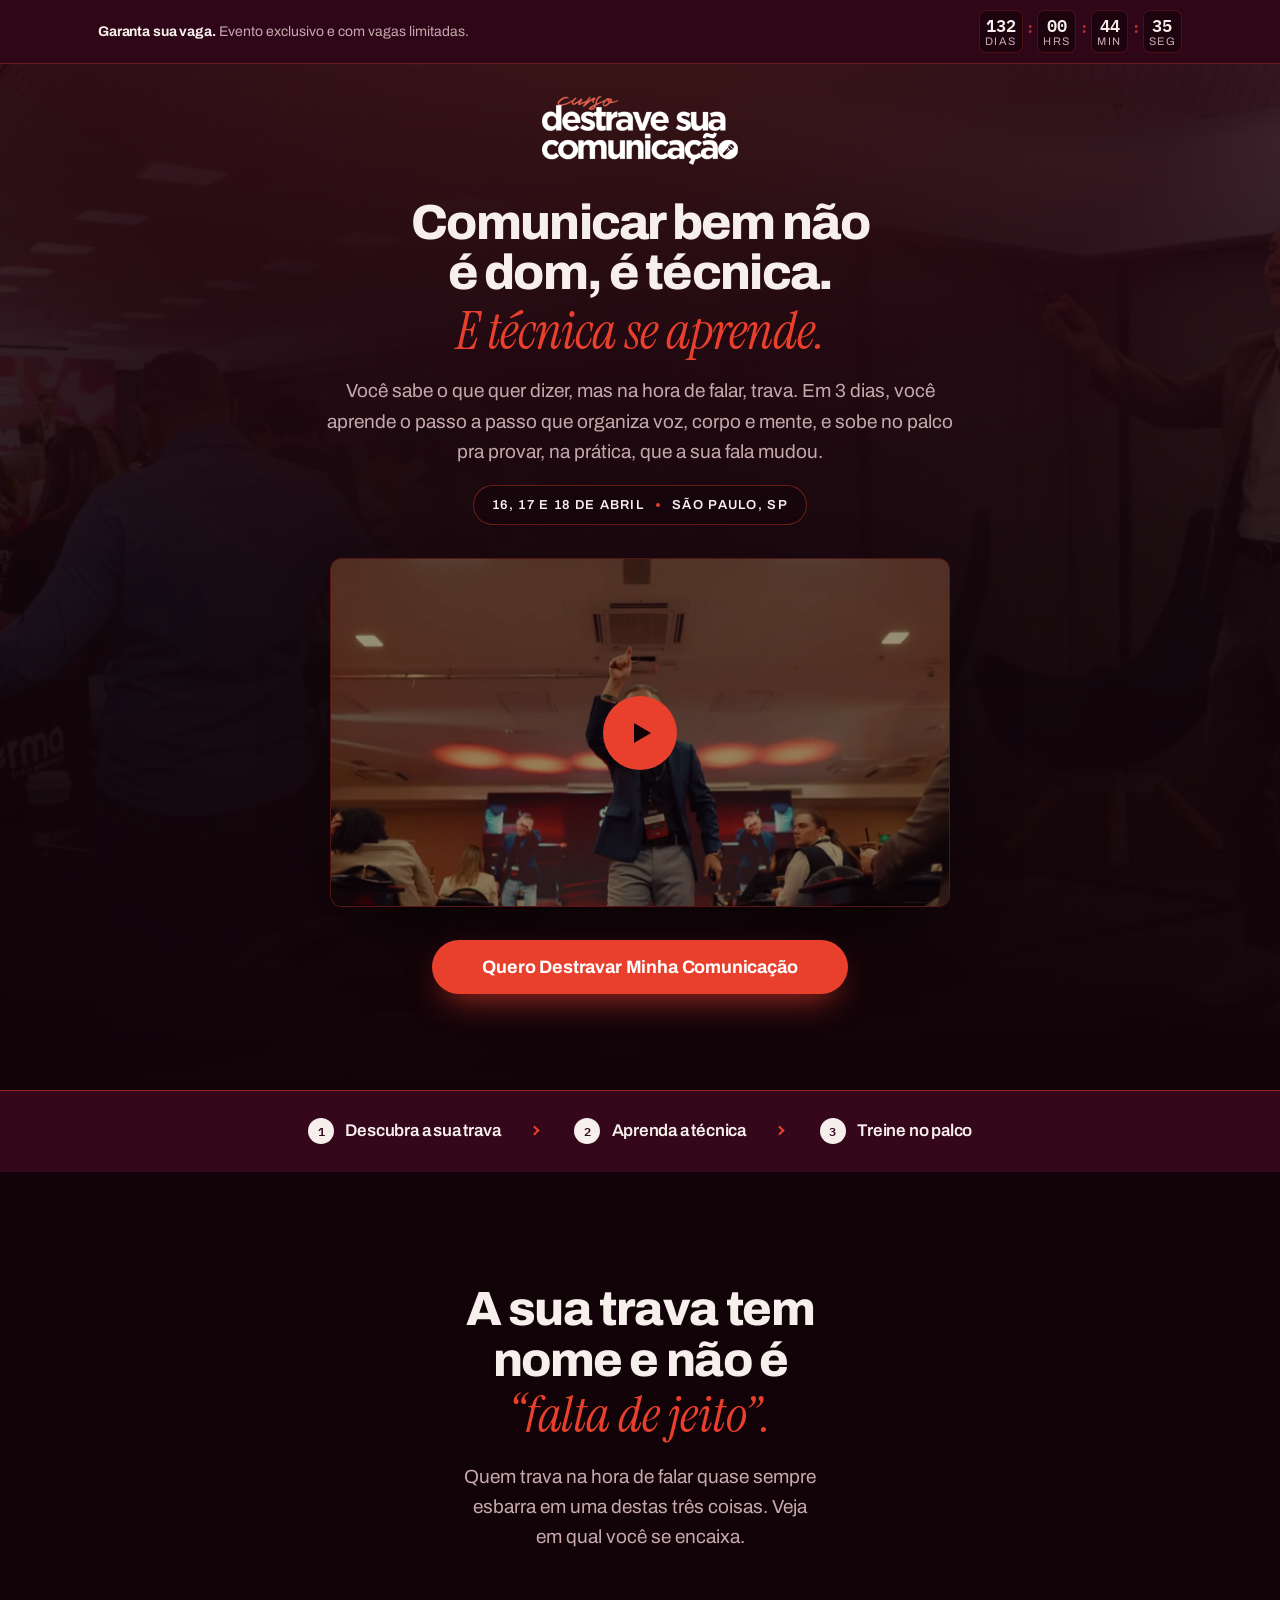
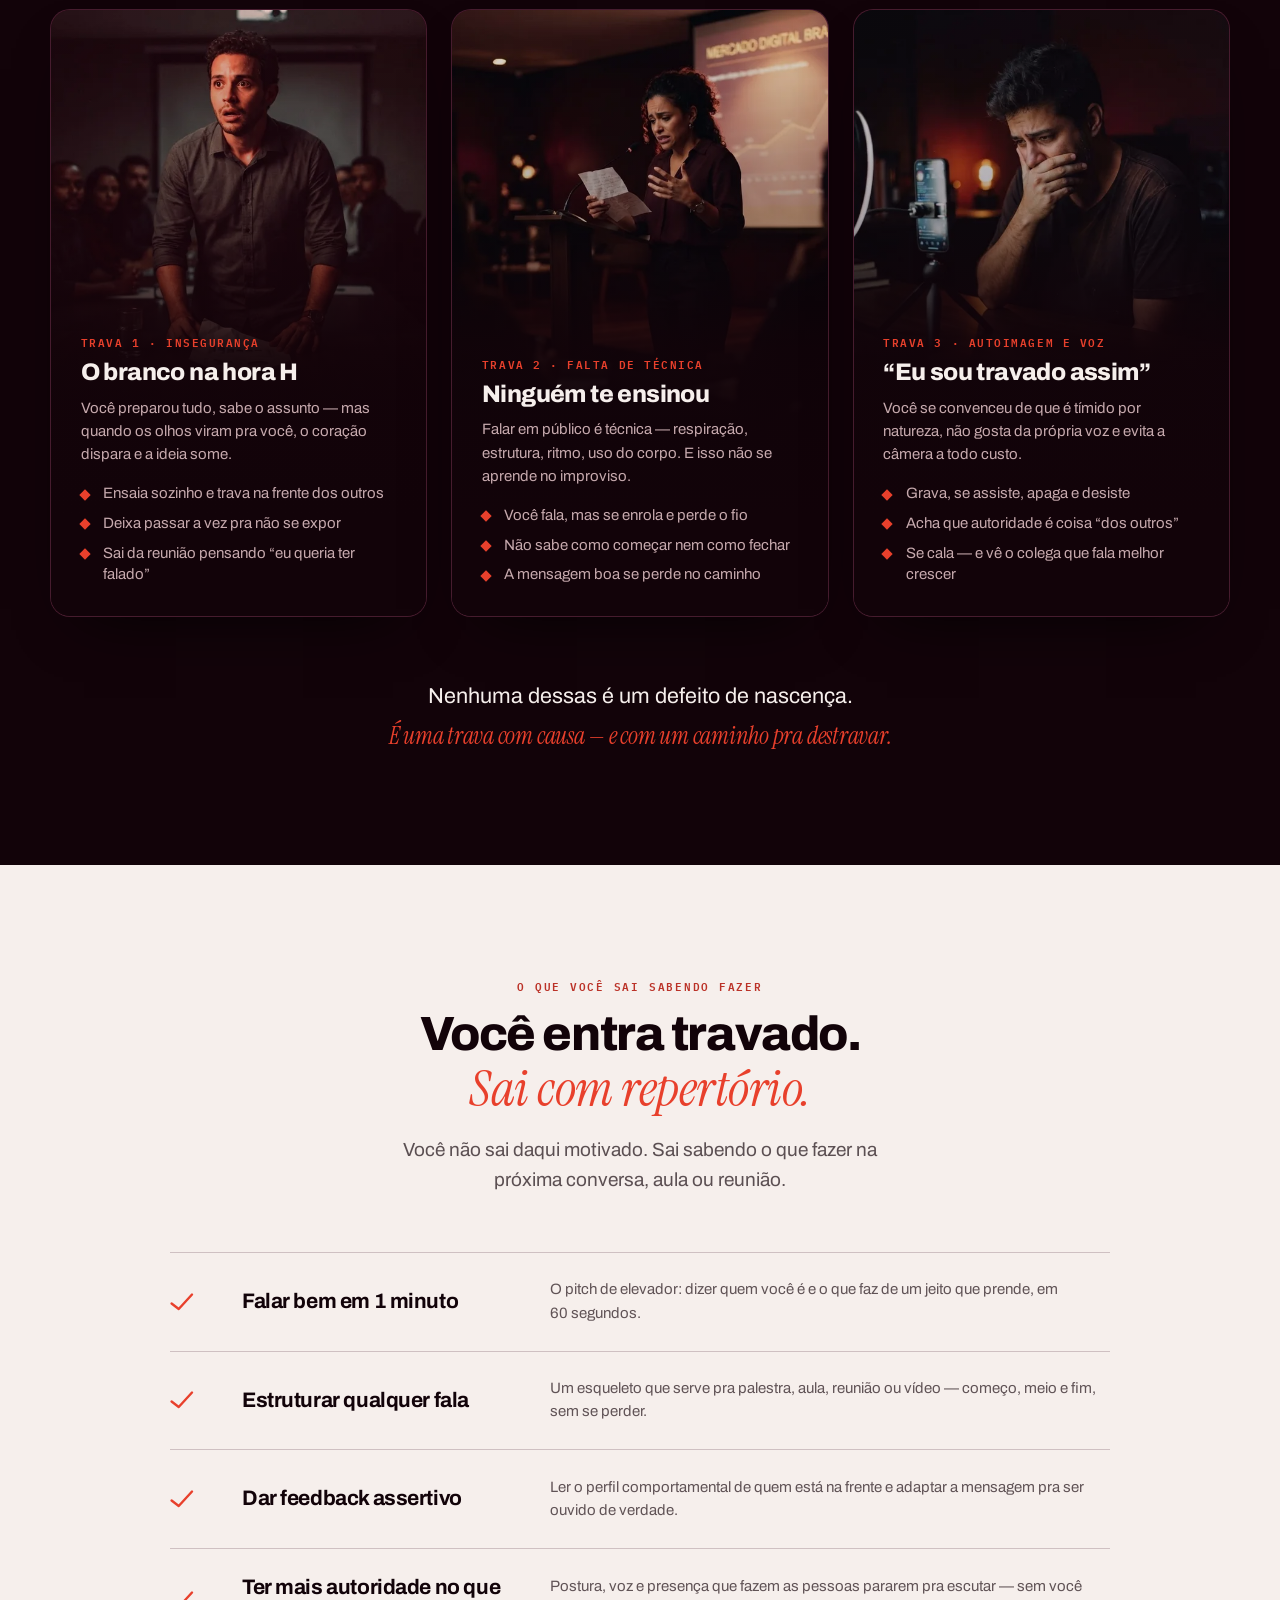
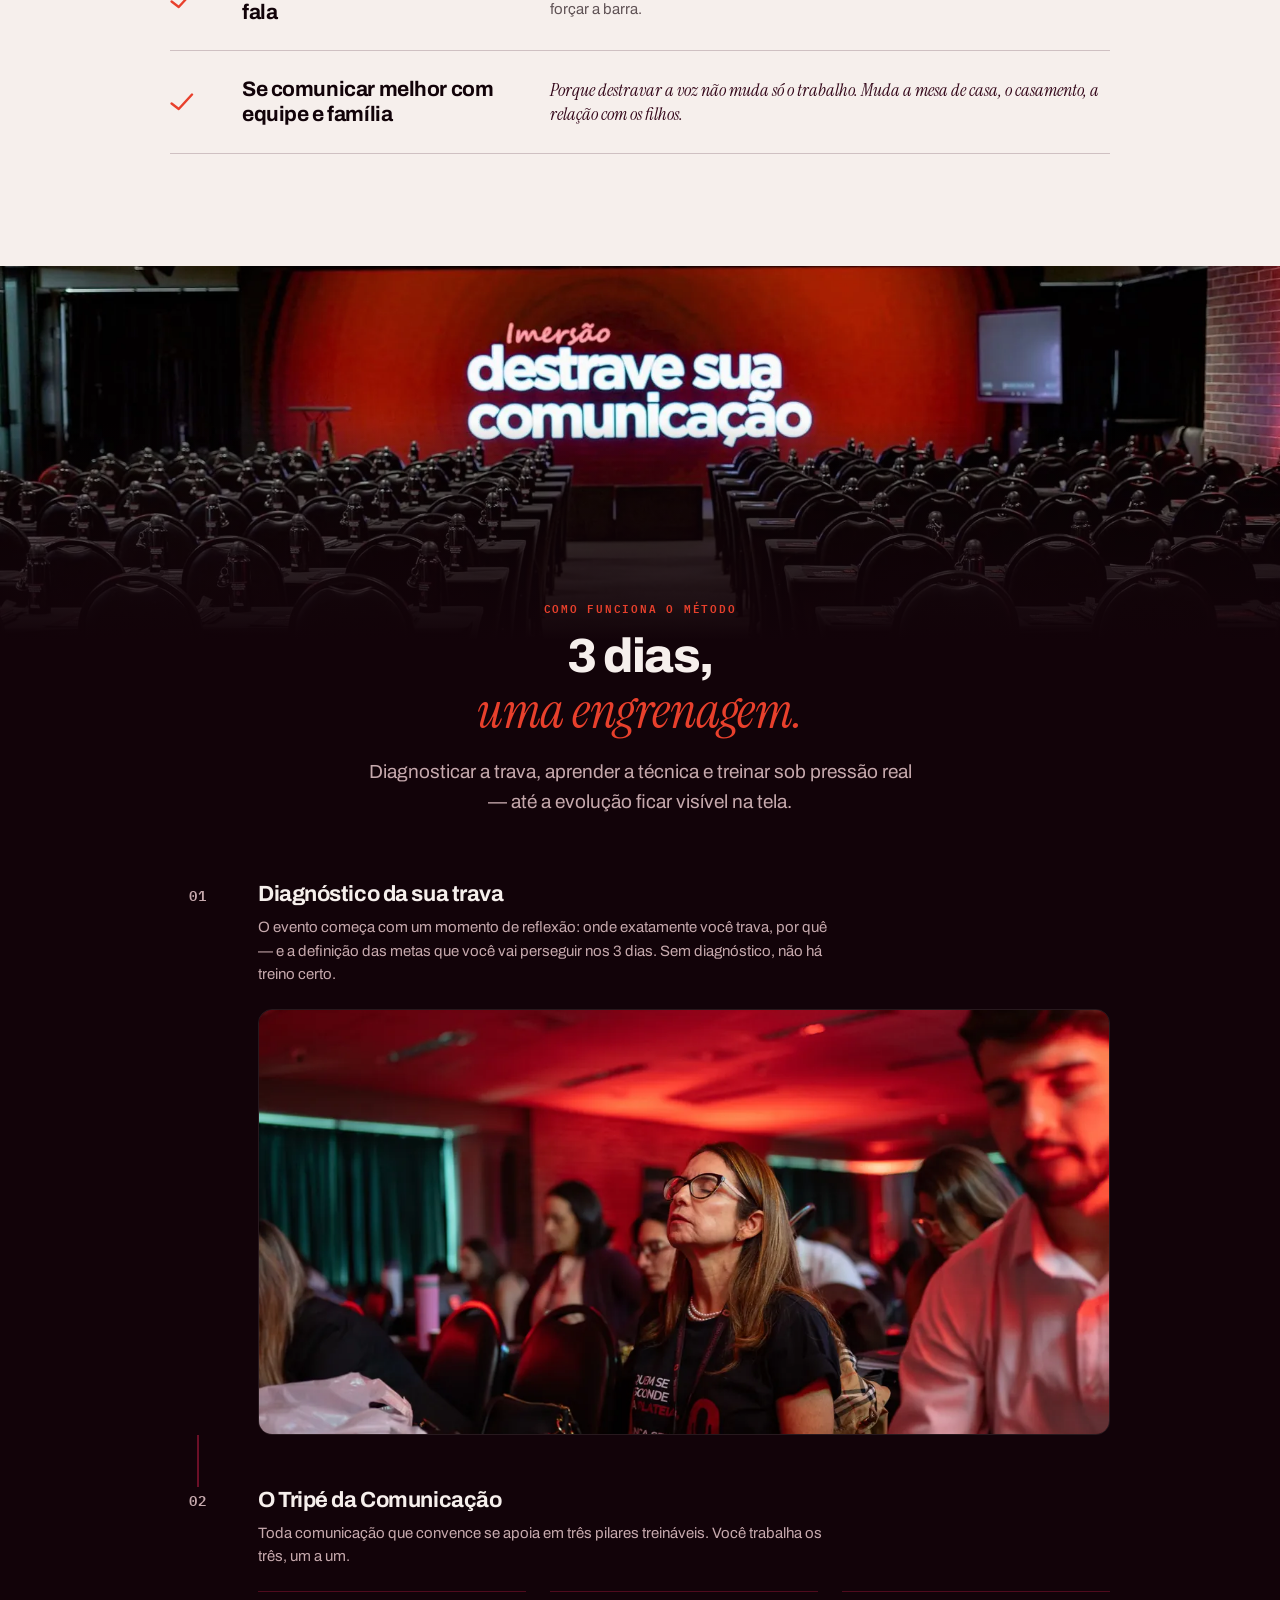
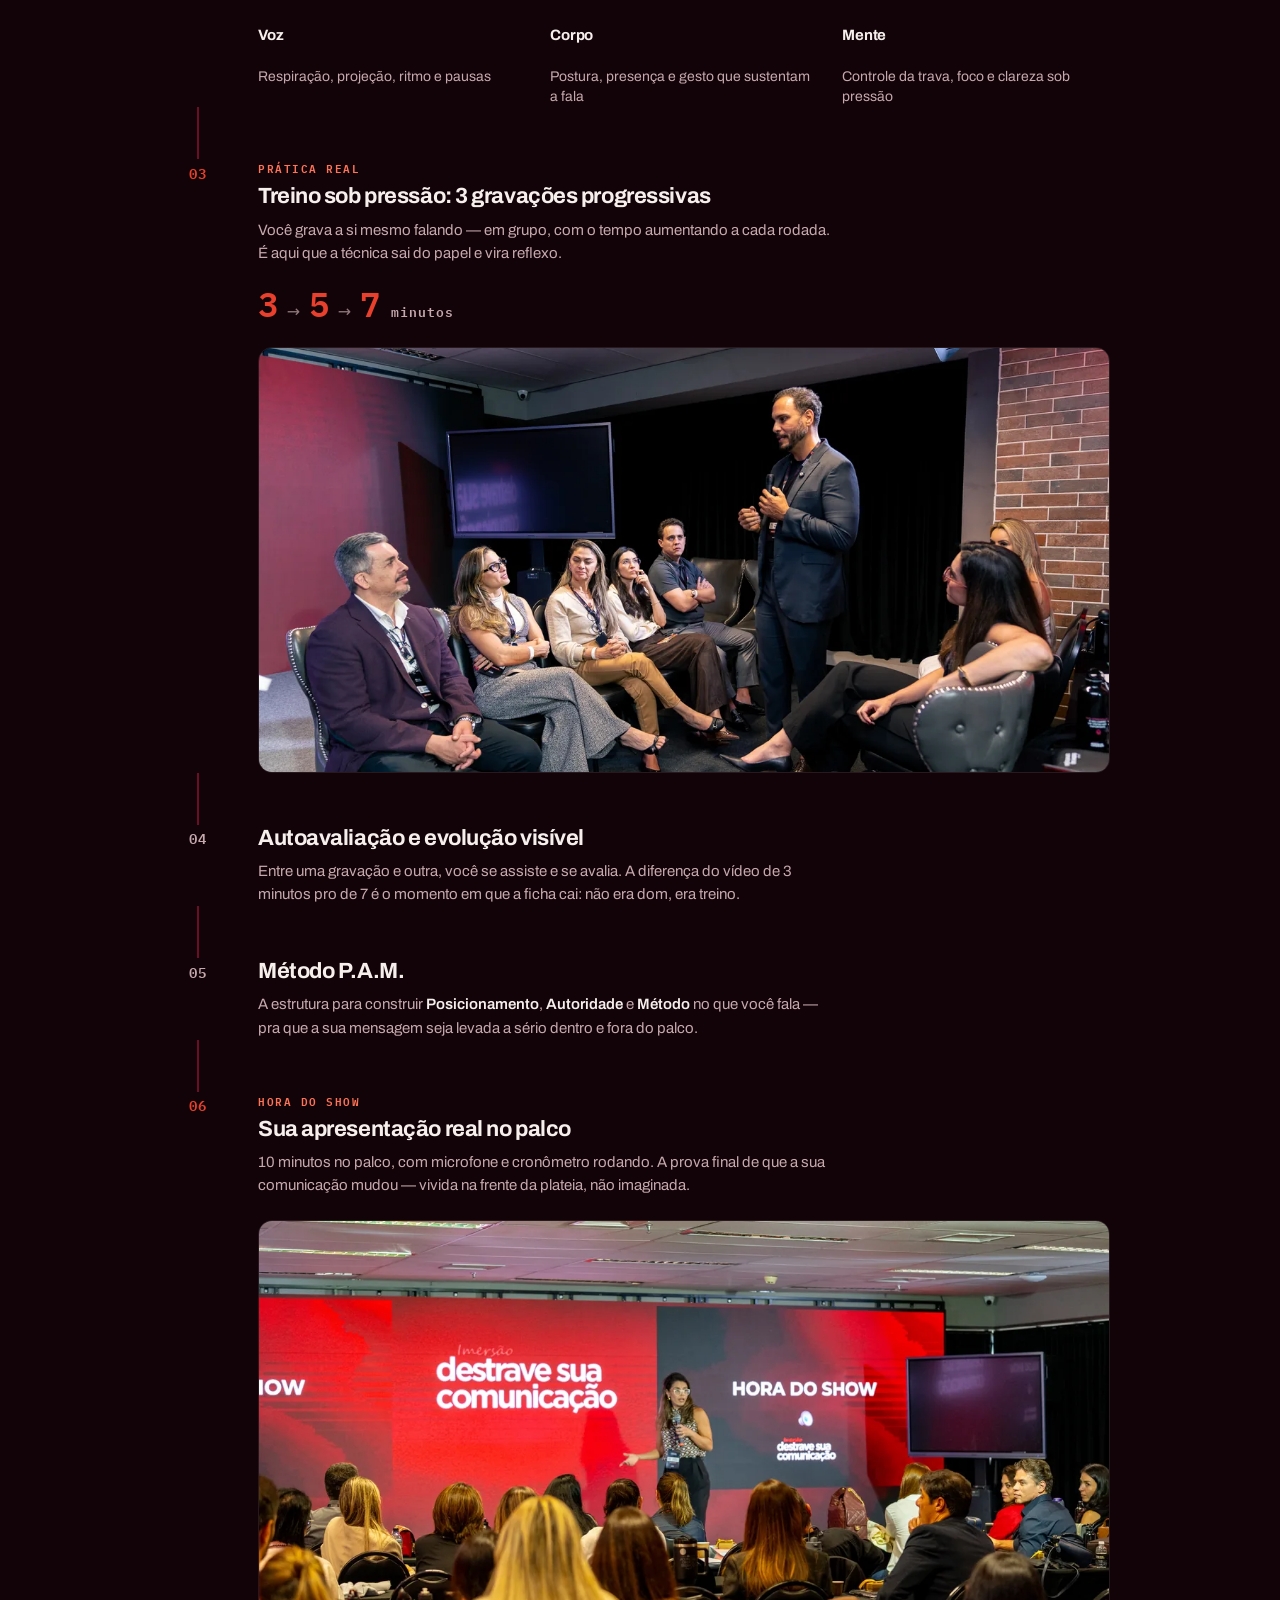
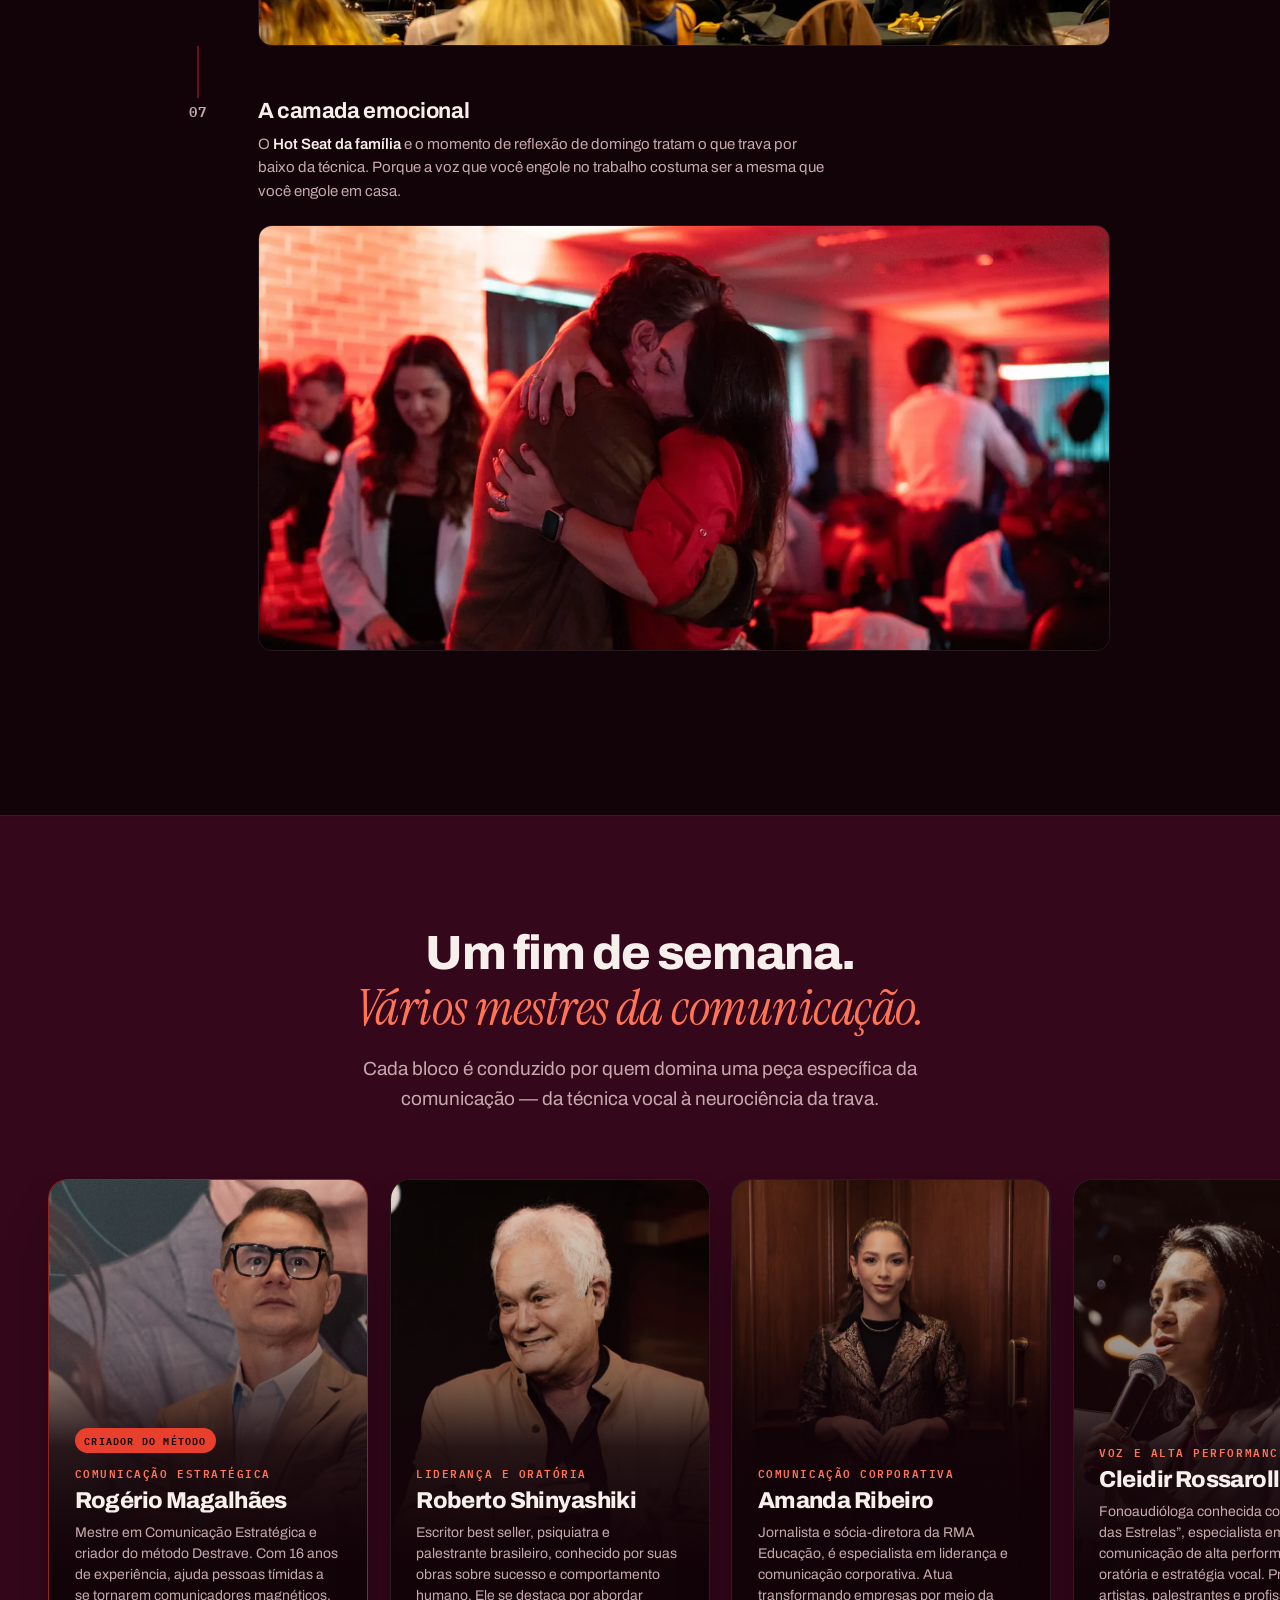
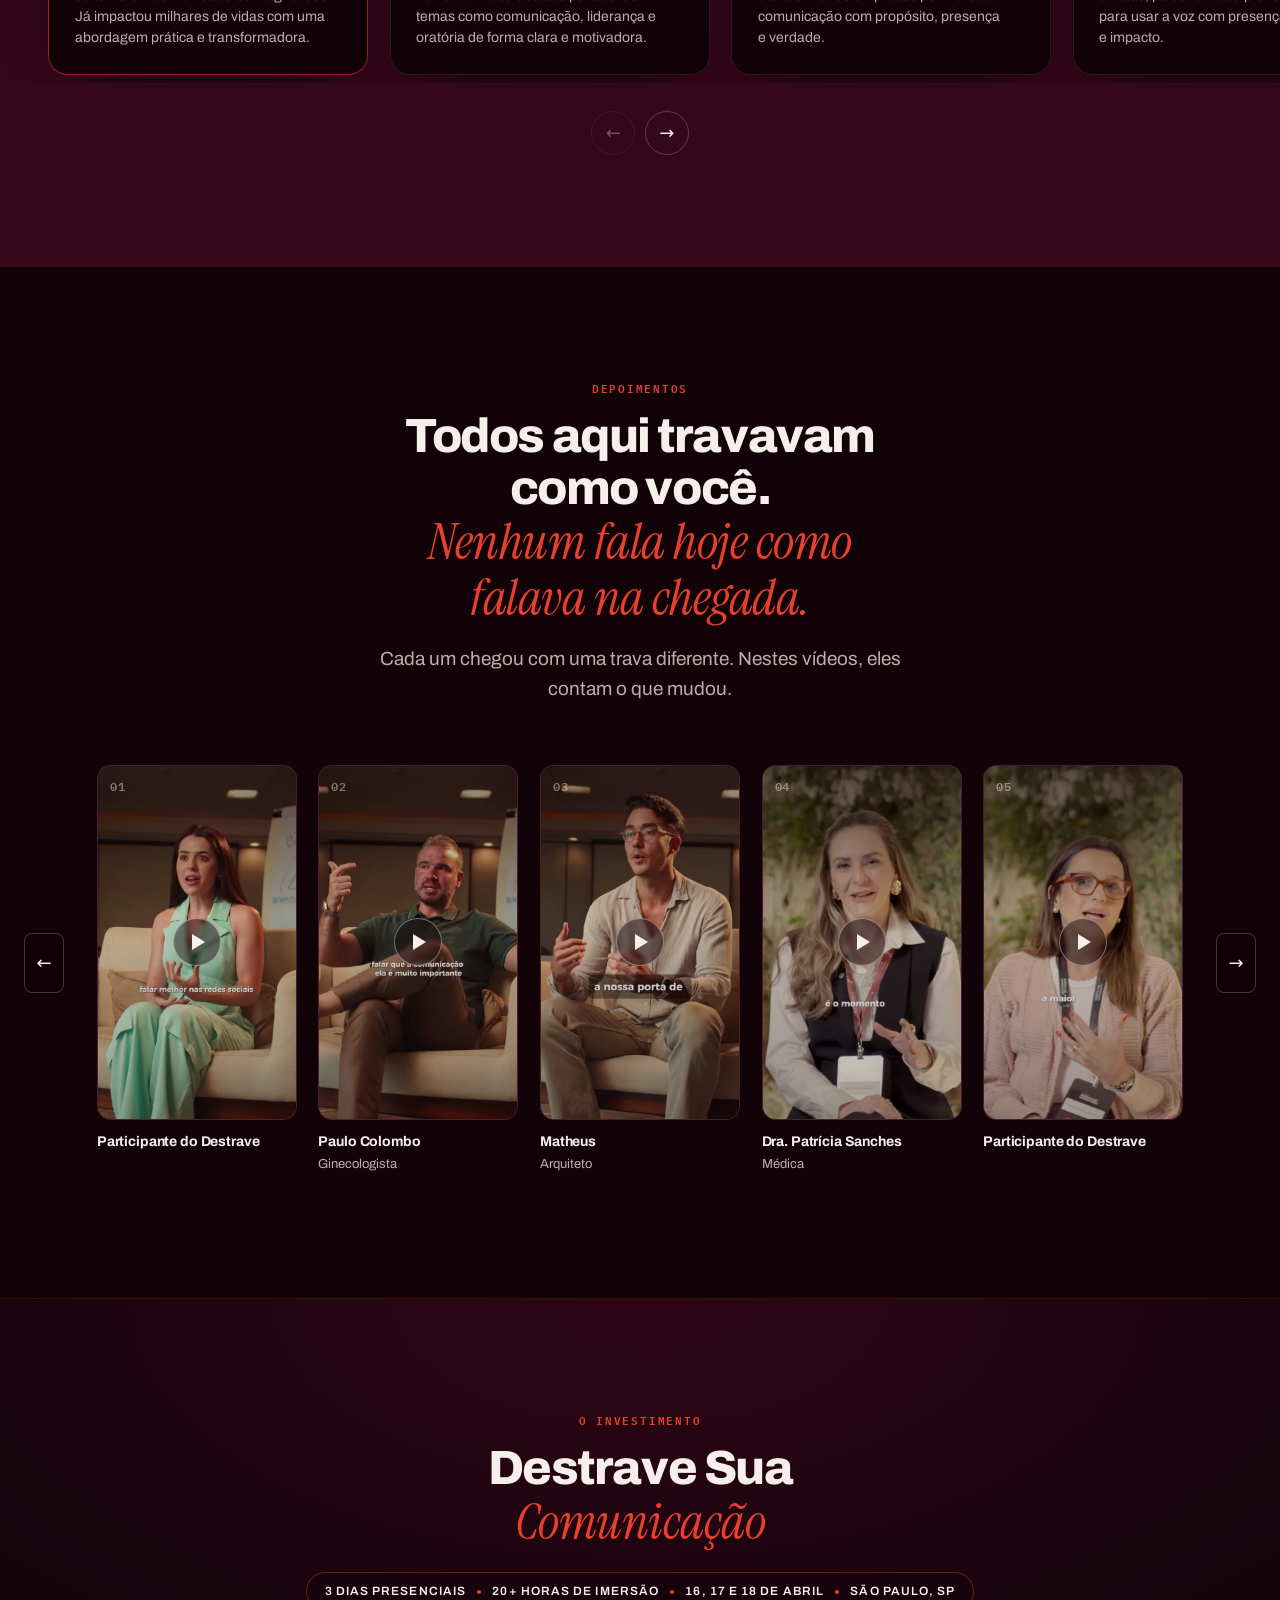
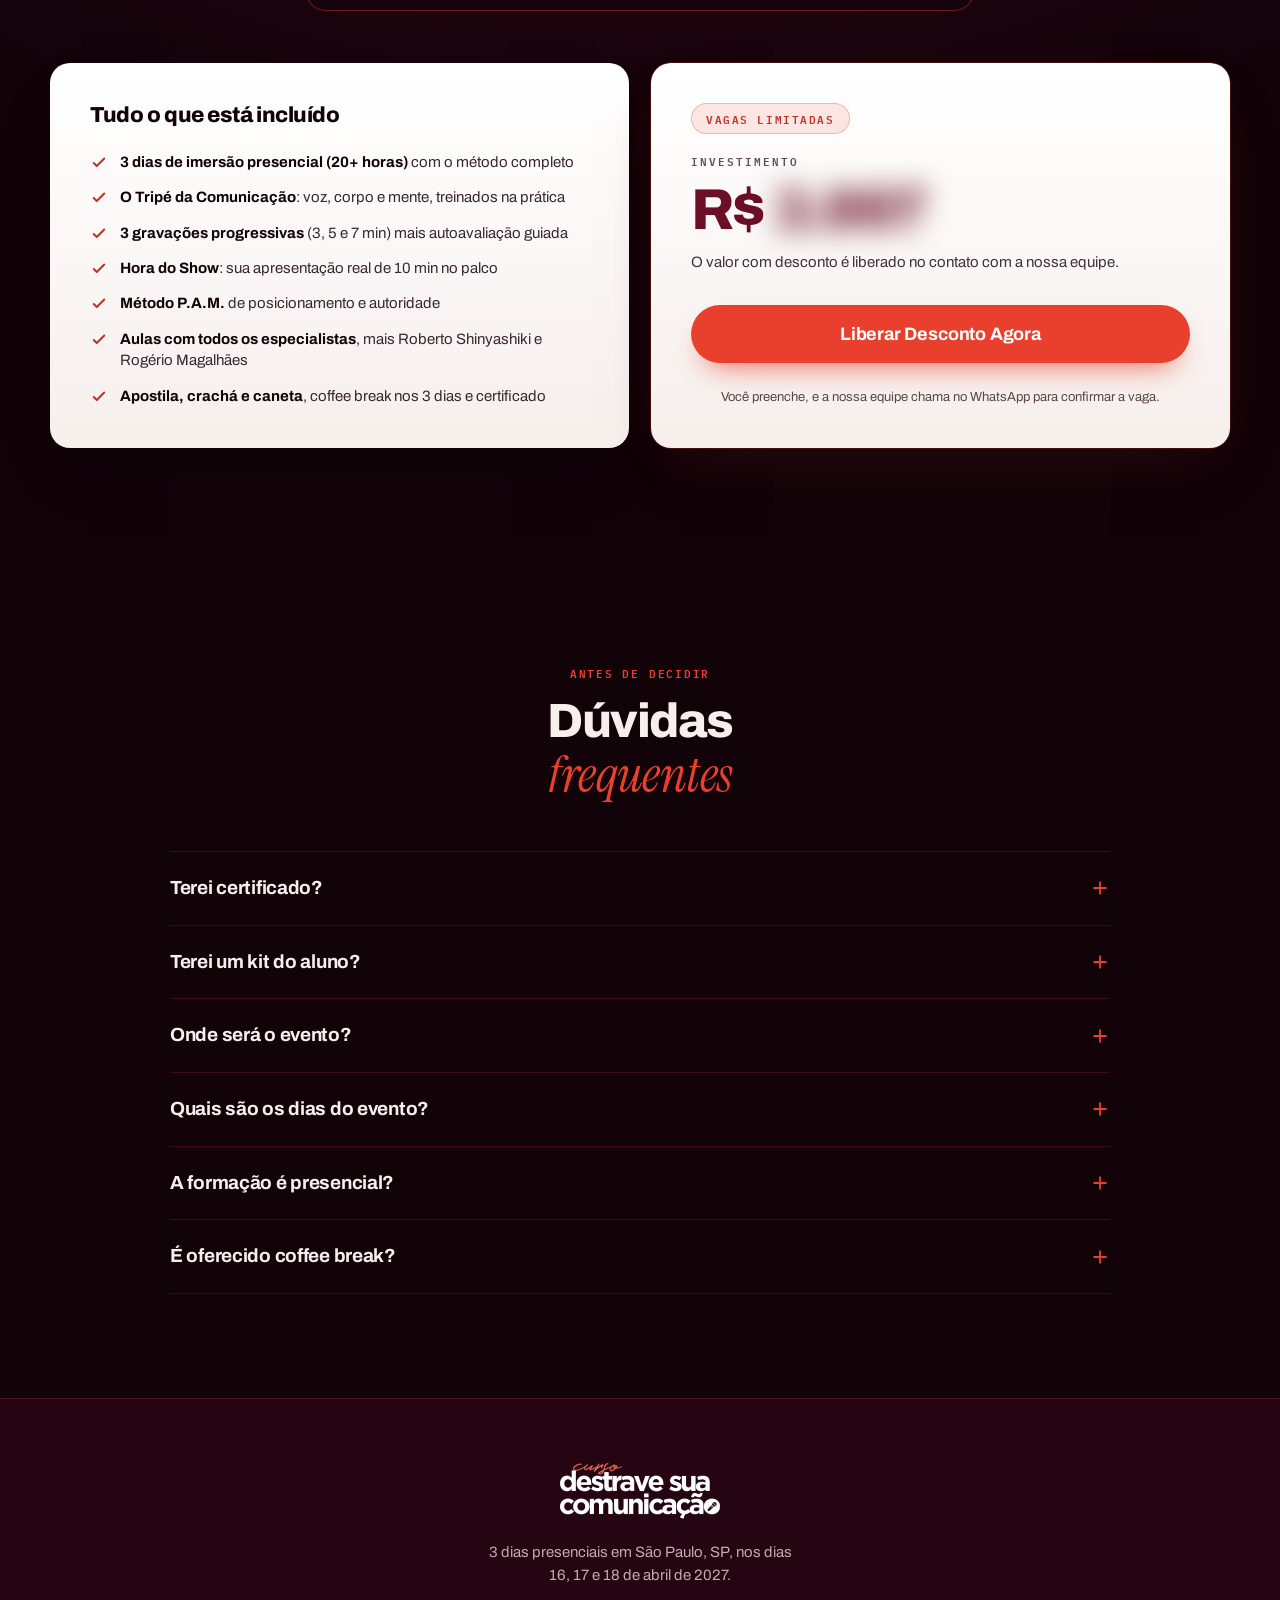
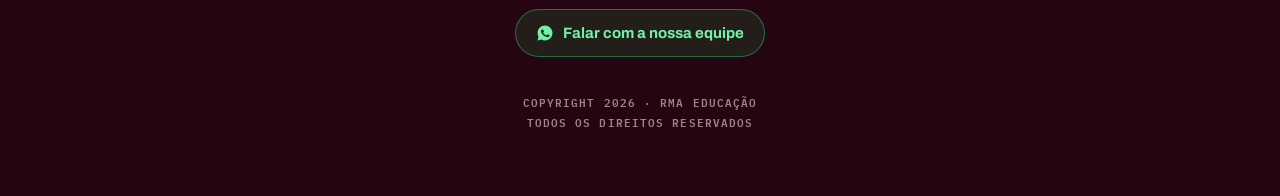
<file: index.html>
<!DOCTYPE html>
<html lang="pt-BR">
<head>
  <meta charset="UTF-8">
  <meta name="viewport" content="width=device-width, initial-scale=1">

  <!-- Ponte temporária: a página do evento mora em /destrave/, e este
       arquivo existe só pra quem chegar pela raiz com um link antigo.
       Some no dia em que o site principal da RMA ocupar a raiz.

       O destino é relativo de propósito. Um "/destrave/" absoluto
       funcionaria na Hostinger e entraria em laço no GitHub Pages, onde
       a raiz publicada já é /destrave/. -->
  <meta http-equiv="refresh" content="0; url=destrave/">
  <link rel="canonical" href="https://rmaeducacao.com.br/destrave/">
  <meta name="robots" content="noindex, follow">

  <title>Destrave sua Comunicação</title>

  <style>
    :root { color-scheme: dark; }
    body {
      margin: 0;
      min-height: 100vh;
      display: grid;
      place-items: center;
      padding: 2rem;
      background: #120309;
      color: #f6efec;
      font-family: system-ui, -apple-system, 'Segoe UI', sans-serif;
      line-height: 1.6;
      text-align: center;
    }
    a { color: #e8402c; }
  </style>
</head>
<body>
  <p>
    A página do Destrave mudou de endereço.<br>
    <a href="destrave/">Ir para a página do evento</a>
  </p>

  <script>
    /* Leva a query adiante: um anúncio que aponte pra raiz perderia as
       UTMs no salto, e o lead chegaria no Make sem origem.
       Substitui em vez de empilhar, senão o botão voltar cai aqui de
       novo e devolve a pessoa pra frente num laço. */
    location.replace('destrave/' + location.search + location.hash);
  </script>
</body>
</html>
</file>
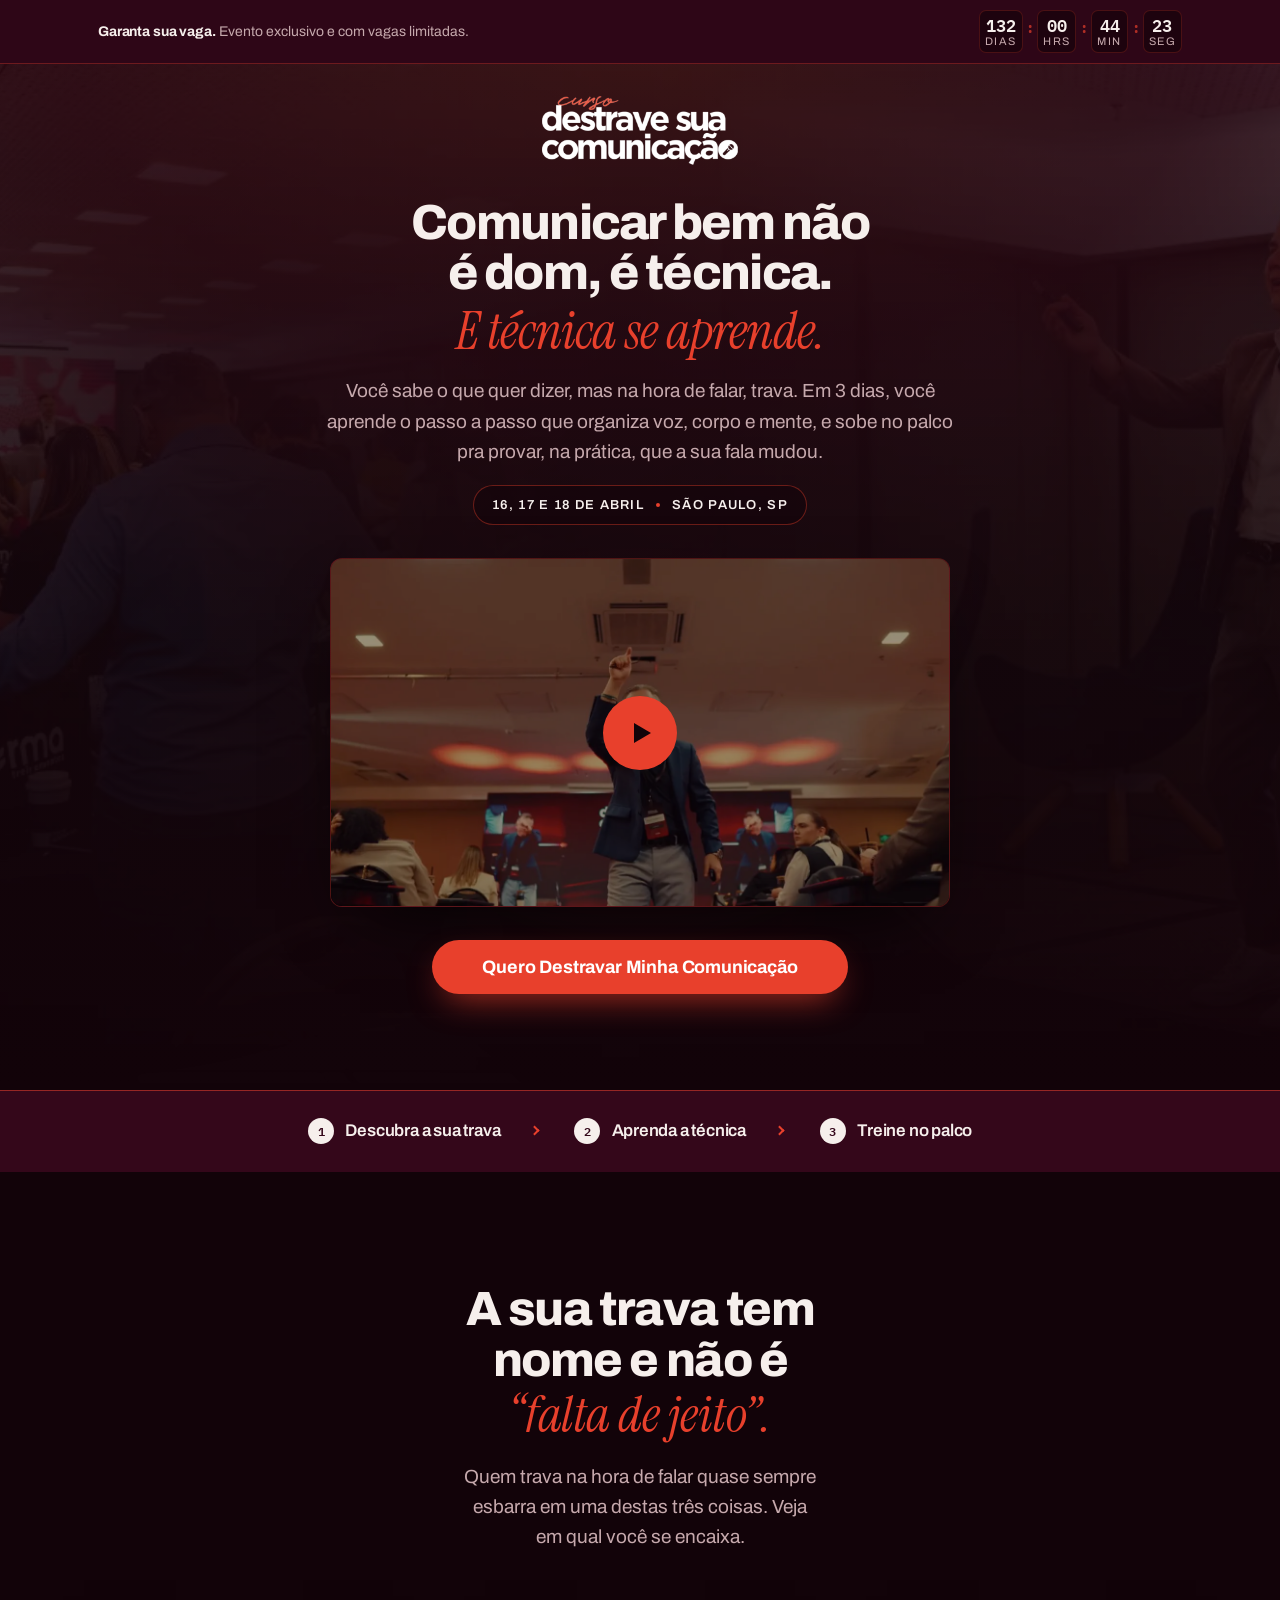
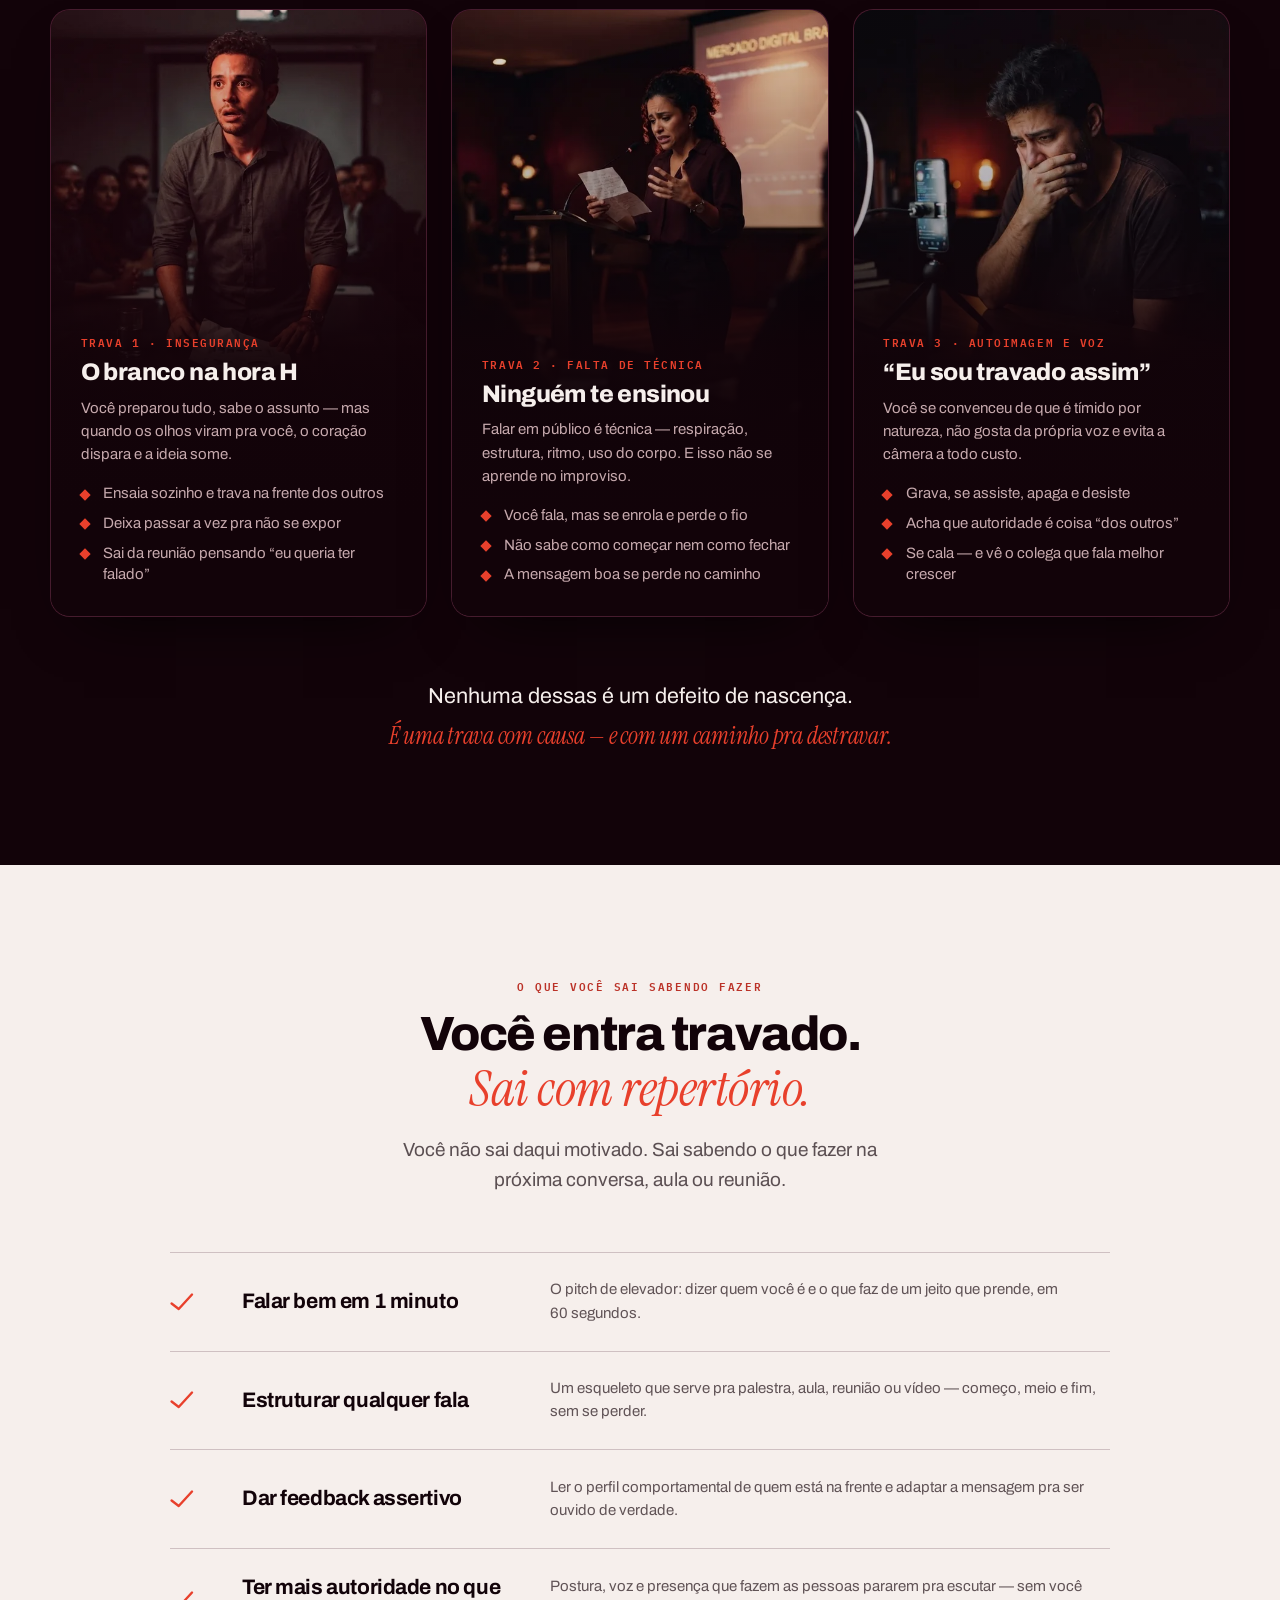
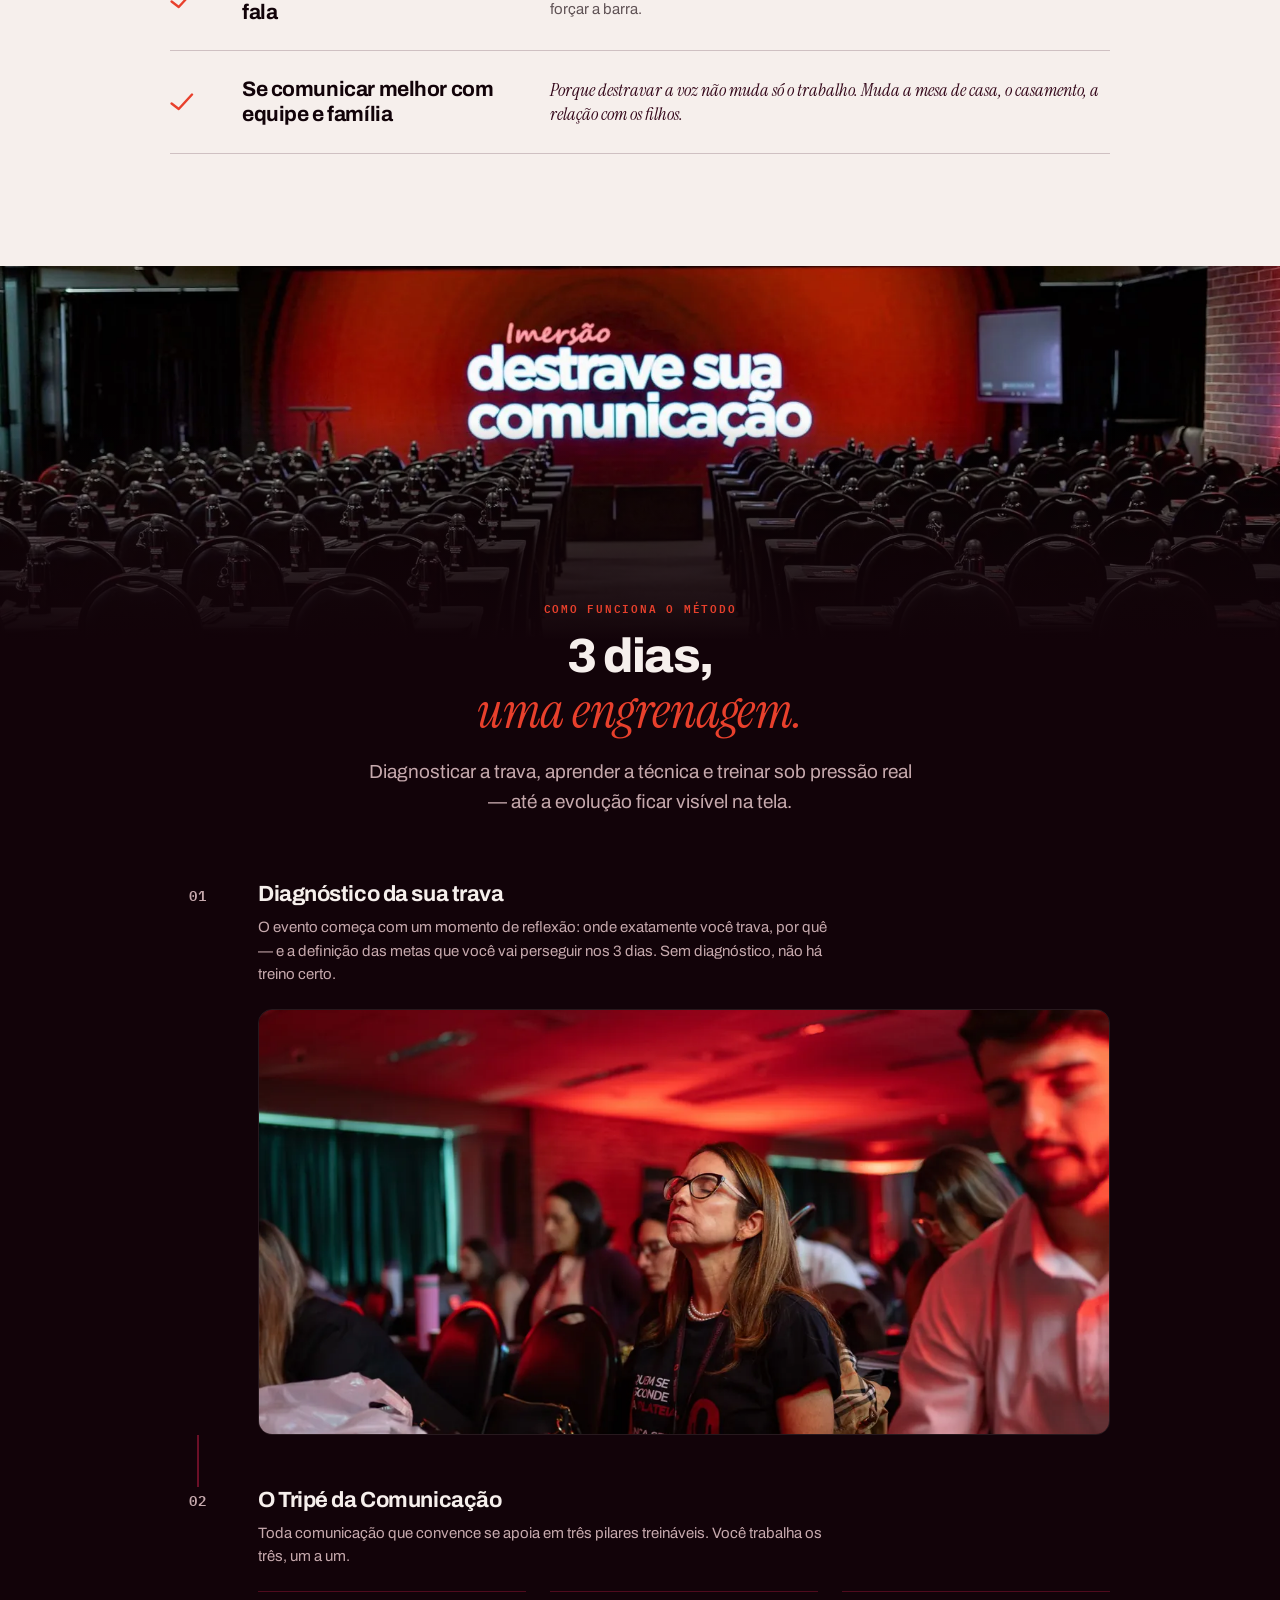
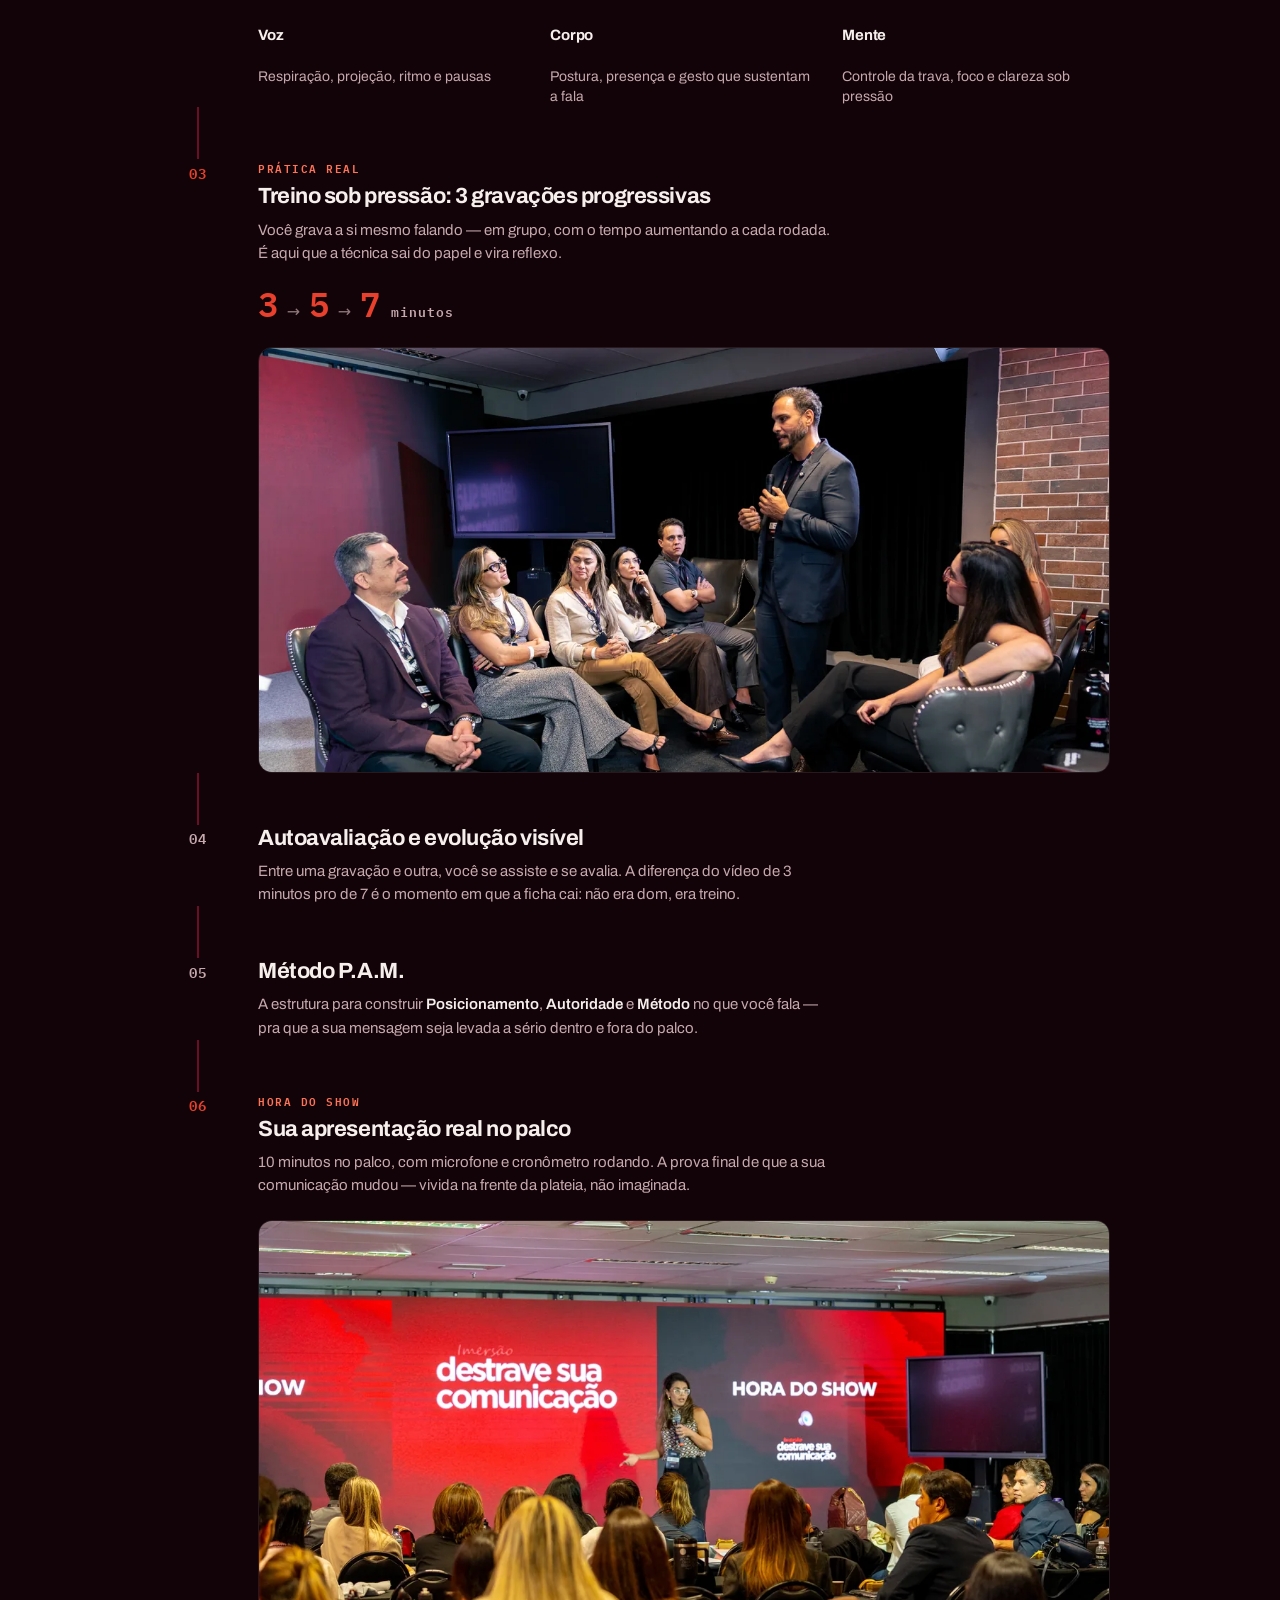
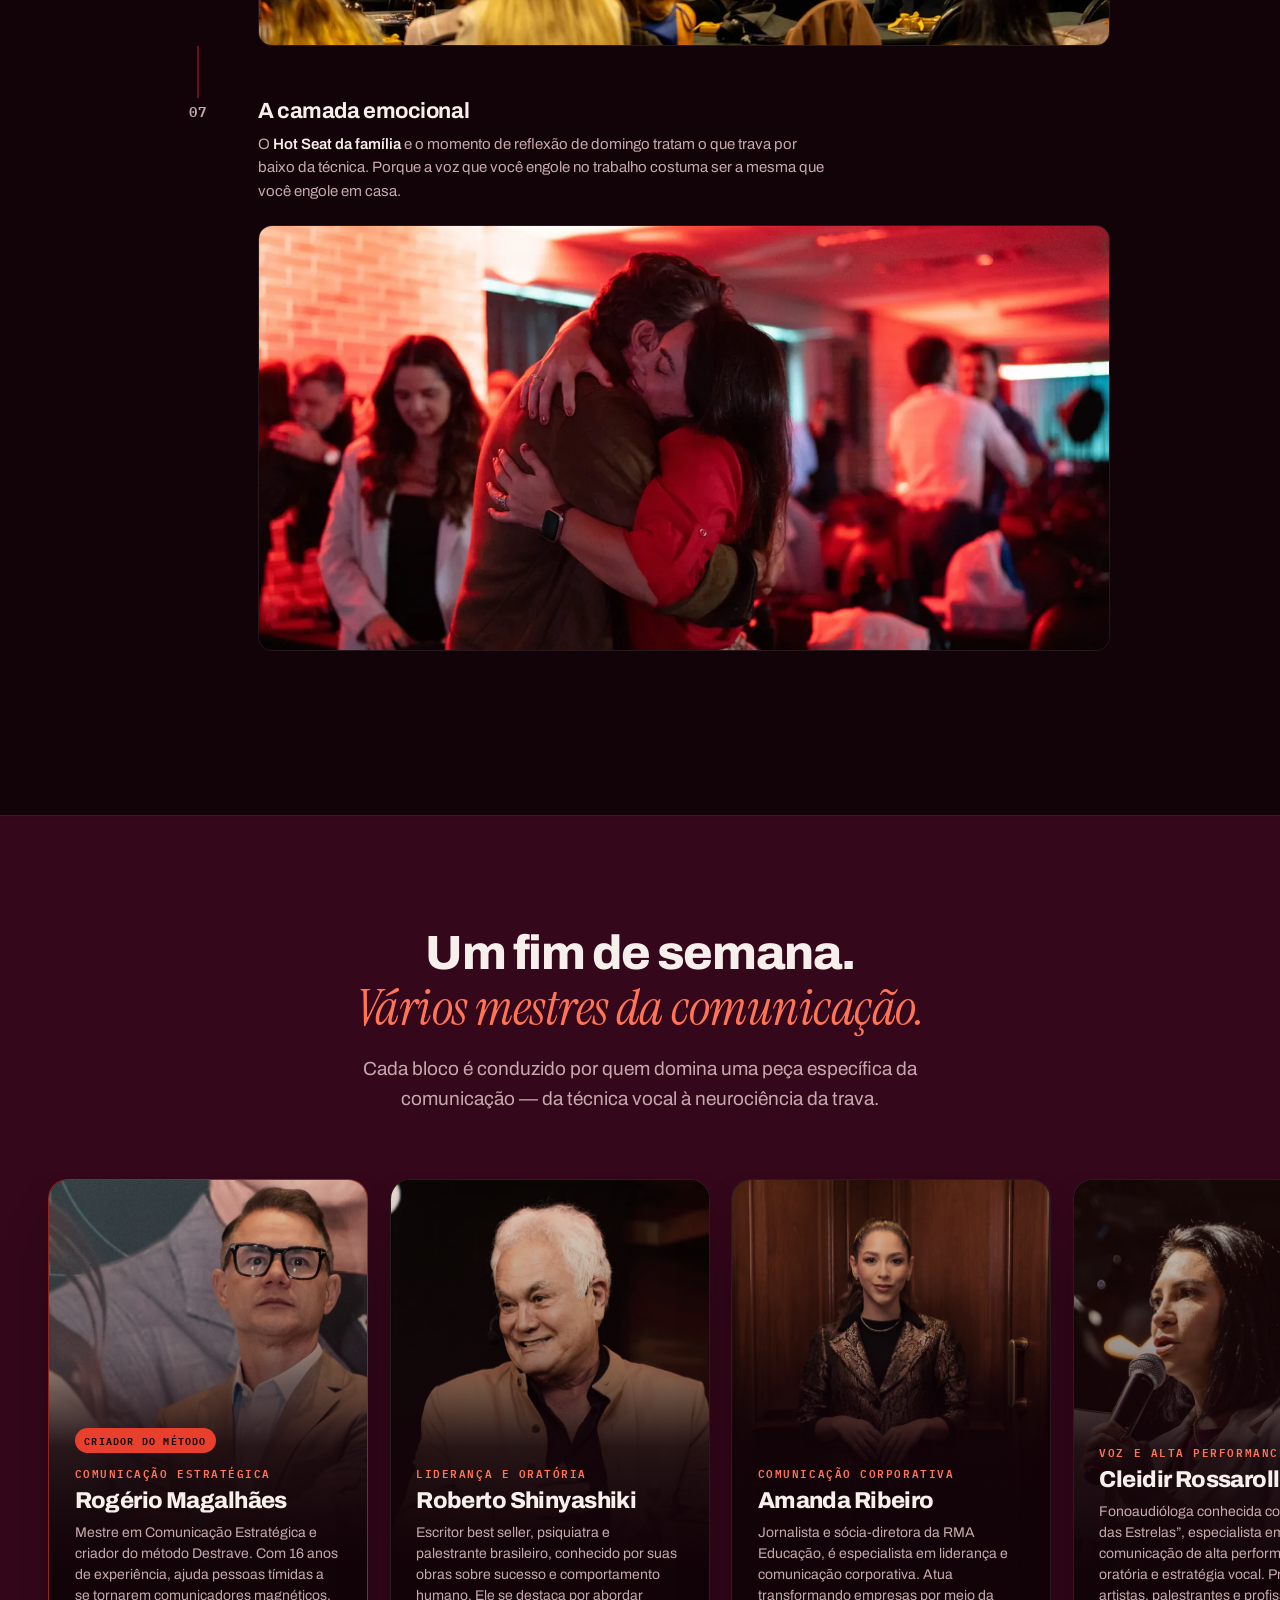
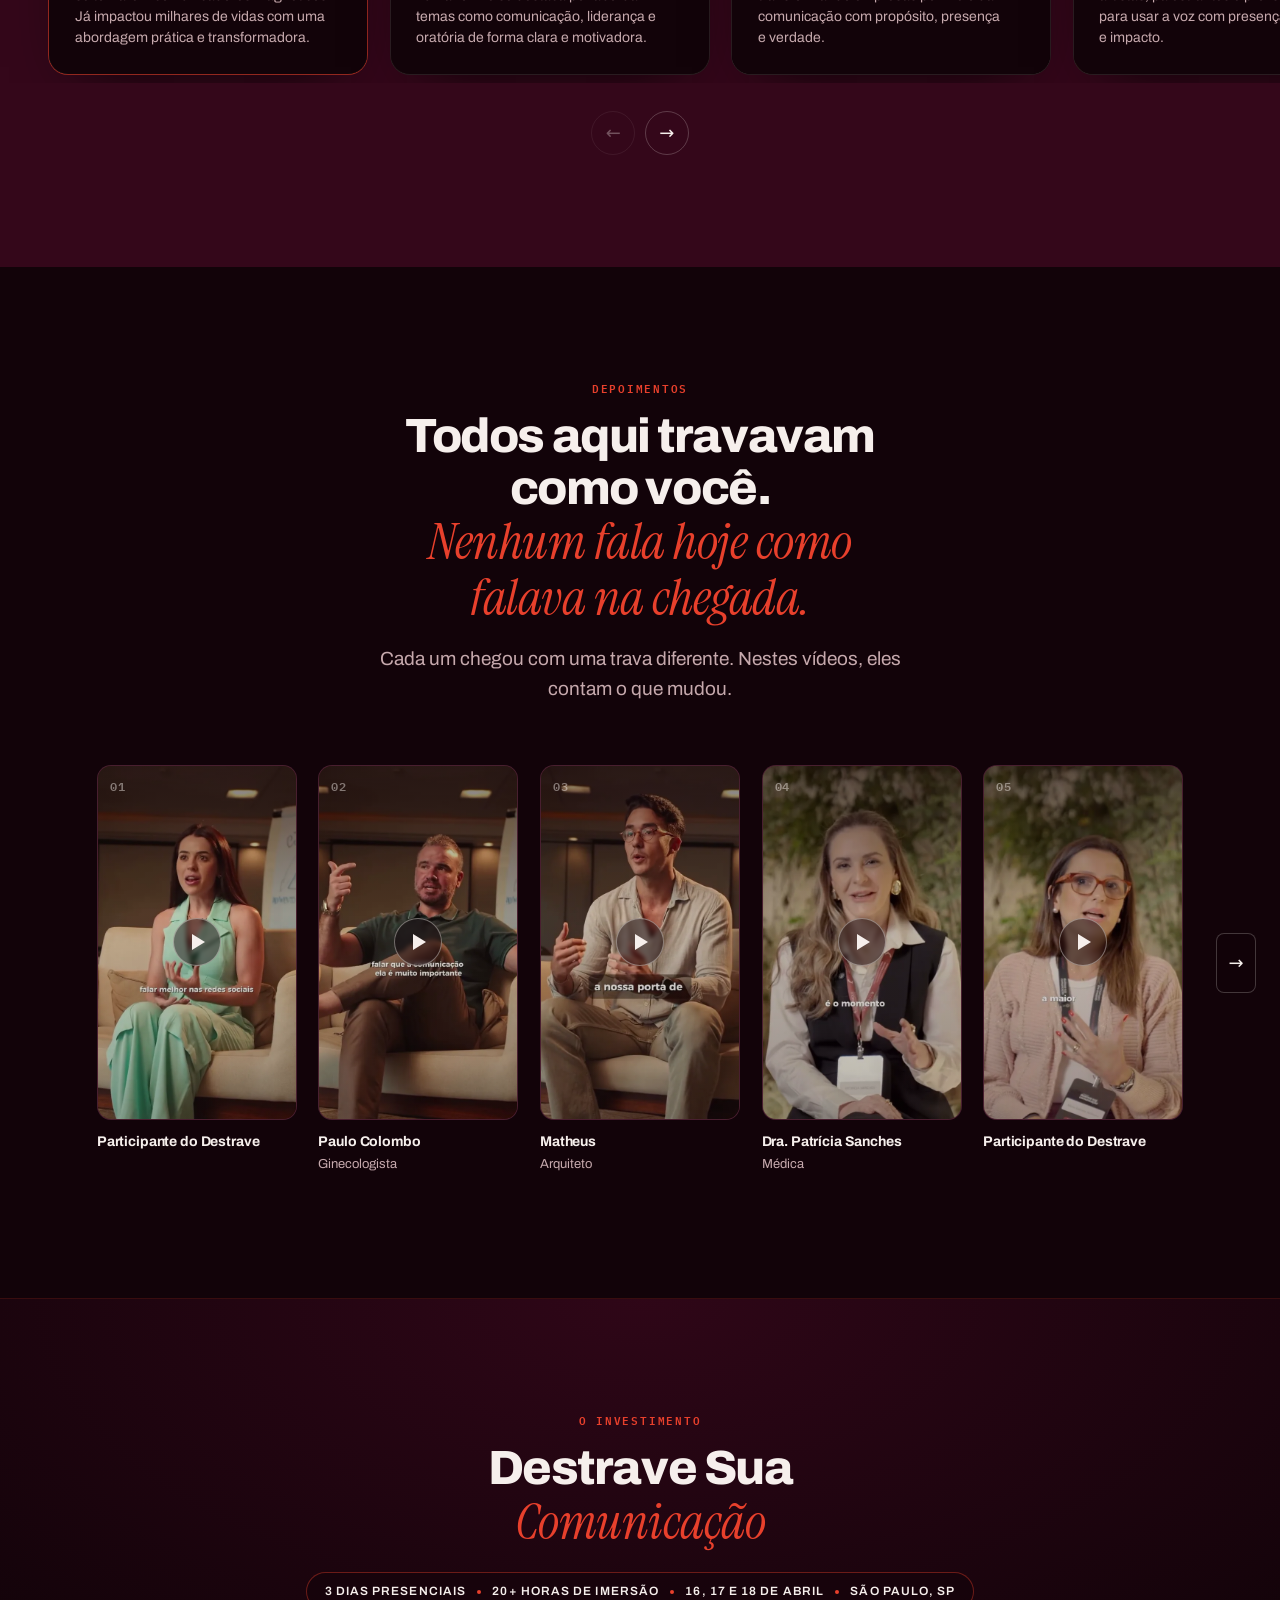
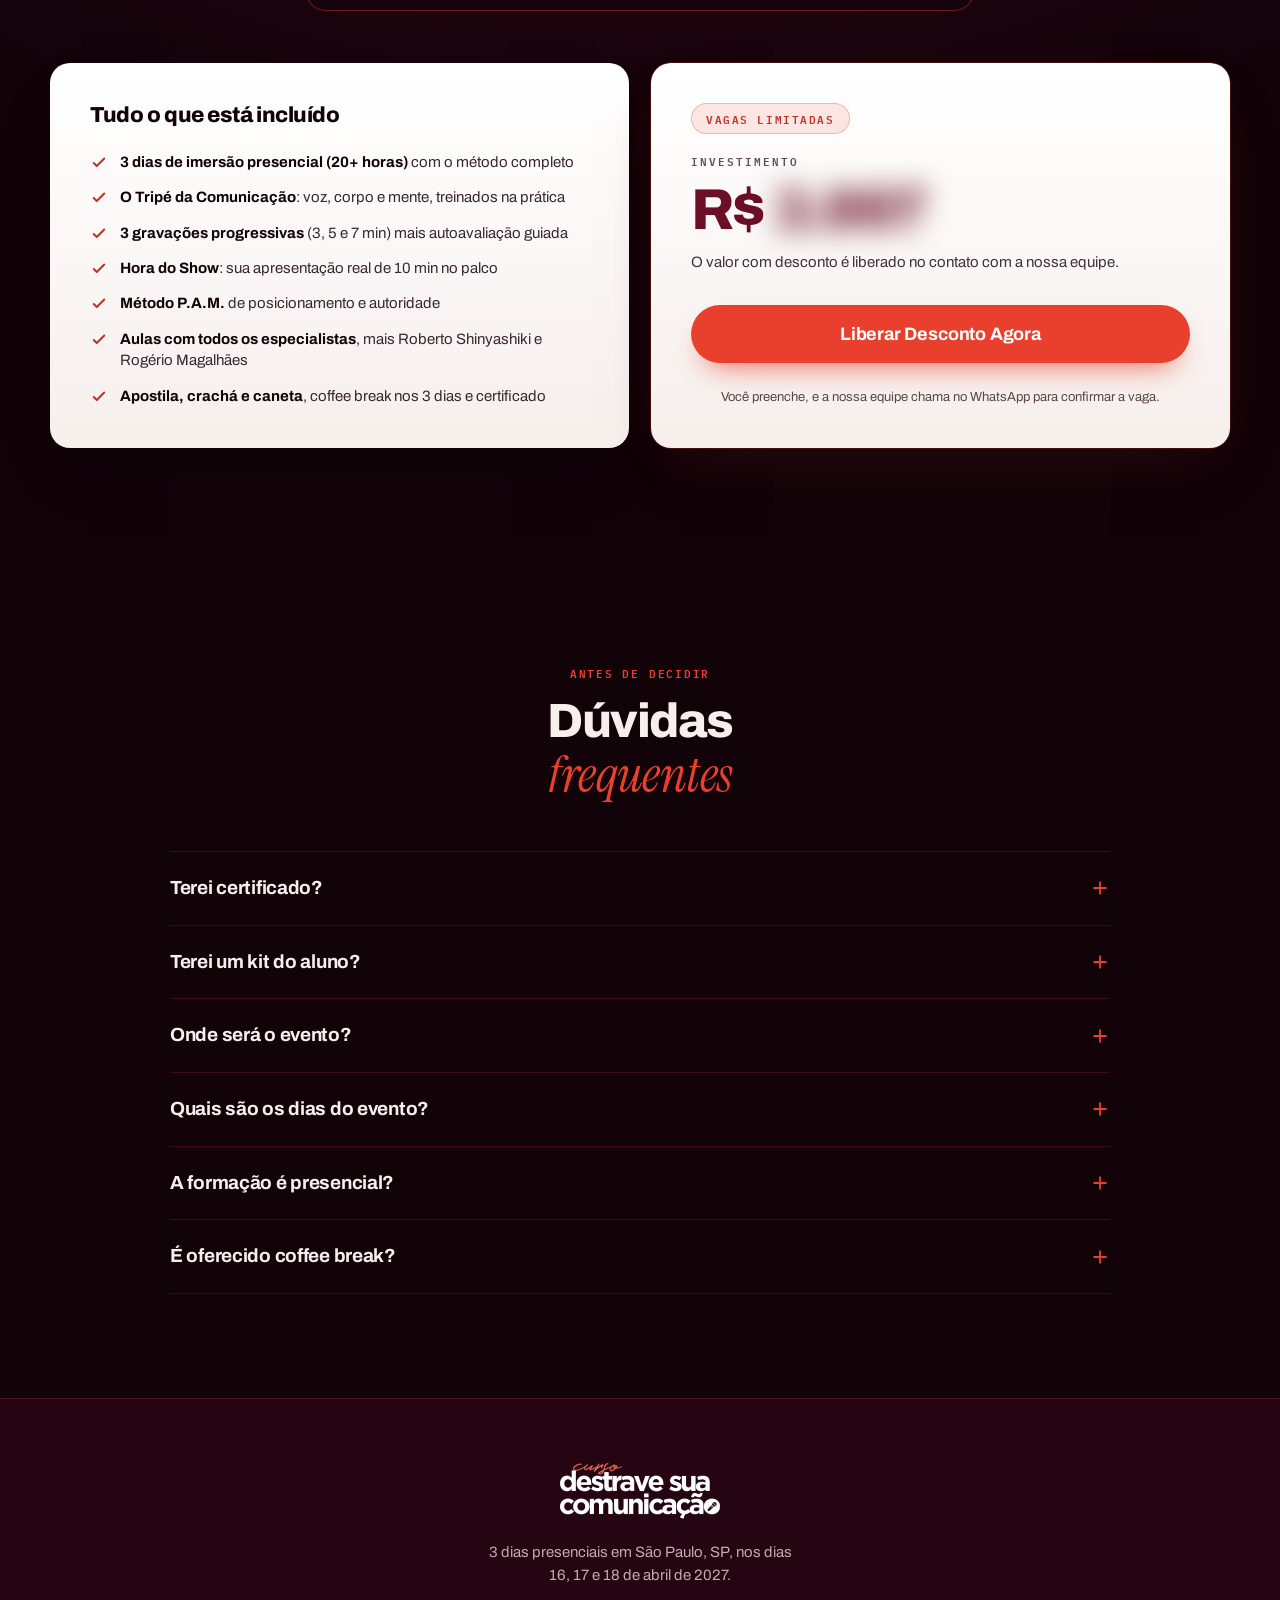
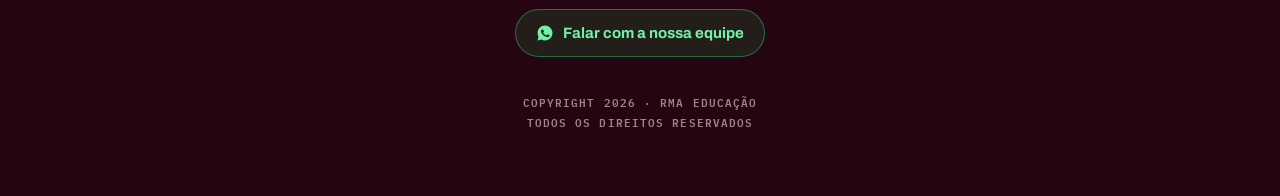
<file: destrave/index.html>
<!DOCTYPE html>
<html lang="pt-BR">
<head>
  <meta charset="UTF-8">
  <meta name="viewport" content="width=device-width, initial-scale=1">

  <!-- ===== SEO / OG ===== -->
  <title>Destrave · Comunicar bem não é dom, é técnica</title>
  <meta name="description" content="Em 3 dias você aprende o passo a passo que organiza voz, corpo e mente e sobe no palco para provar, na prática, que a sua fala mudou.">
  <meta name="robots" content="index, follow">
  <link rel="canonical" href="https://rmaeducacao.com.br/destrave/">

  <meta property="og:type" content="website">
  <meta property="og:title" content="Destrave · Comunicar bem não é dom, é técnica">
  <meta property="og:description" content="Em 3 dias você aprende o passo a passo que organiza voz, corpo e mente e sobe no palco para provar, na prática, que a sua fala mudou.">
  <meta property="og:image" content="https://rmaeducacao.com.br/destrave/assets/img/og-image.jpg">
  <meta property="og:image:width" content="1200">
  <meta property="og:image:height" content="630">
  <meta property="og:image:alt" content="Plateia e palestrante durante uma edição do Destrave.">
  <meta property="og:url" content="https://rmaeducacao.com.br/destrave/">
  <meta property="og:site_name" content="RMA Educação">
  <meta property="og:locale" content="pt_BR">
  <meta name="twitter:card" content="summary_large_image">
  <meta name="theme-color" content="#120309">

  <link rel="icon" href="assets/img/logo-destrave.png" type="image/png">

  <link rel="preload" href="assets/fonts/archivo-var-latin.woff2" as="font" type="font/woff2" crossorigin>
  <link rel="preload" href="assets/img/hero-760.webp" as="image" media="(max-width: 760px)" fetchpriority="high">
  <link rel="preload" href="assets/img/hero-1200.webp" as="image" media="(min-width: 761px) and (max-width: 1399px)" fetchpriority="high">
  <link rel="preload" href="assets/img/hero-1920.webp" as="image" media="(min-width: 1400px)" fetchpriority="high">
  <link rel="stylesheet" href="assets/css/style.css">
</head>
<body>

  <a class="skip-link" href="#hero">Pular para o conteúdo</a>

  <!-- ============================================================
       BARRA FIXA — chamada de vaga + contagem regressiva
       Data do evento: alterar data-deadline aqui e no texto da hero
       ============================================================ -->
  <div class="topbar">
    <div class="topbar__inner">
      <p class="topbar__call">
        <strong>Garanta sua vaga.</strong>
        <span class="topbar__call-long">Evento exclusivo e com vagas limitadas.</span>
        <span class="topbar__call-short">Vagas limitadas.</span>
      </p>

      <div class="countdown" id="countdown" data-deadline="2027-04-16T00:00:00-03:00">
        <p class="sr-only" id="countdown-a11y">Contagem regressiva para o início do evento.</p>
        <div class="countdown__unit">
          <span class="countdown__num" data-unit="days">00</span>
          <span class="countdown__label">dias</span>
        </div>
        <span class="countdown__sep" aria-hidden="true">:</span>
        <div class="countdown__unit">
          <span class="countdown__num" data-unit="hours">00</span>
          <span class="countdown__label">hrs</span>
        </div>
        <span class="countdown__sep" aria-hidden="true">:</span>
        <div class="countdown__unit">
          <span class="countdown__num" data-unit="minutes">00</span>
          <span class="countdown__label">min</span>
        </div>
        <span class="countdown__sep countdown__sep--tick" aria-hidden="true">:</span>
        <div class="countdown__unit">
          <span class="countdown__num" data-unit="seconds">00</span>
          <span class="countdown__label">seg</span>
        </div>
      </div>
    </div>
  </div>

  <!-- ============================================================
       DOBRA 1 — HERO
       ============================================================ -->
  <header class="hero" id="hero">
    <div class="hero__bg" aria-hidden="true"></div>

    <div class="hero__inner">

      <img class="hero__logo reveal" src="assets/img/logo-destrave.png"
           alt="Curso Destrave" width="636" height="223" fetchpriority="high">

      <h1 class="hero__title reveal">
        Comunicar bem não é dom, é técnica.
        <span class="hero__title-em">E técnica se aprende.</span>
      </h1>

      <p class="hero__subtitle reveal">
        Você sabe o que quer dizer, mas na hora de falar, trava. Em 3 dias, você
        aprende o passo a passo que organiza voz, corpo e mente, e sobe no palco
        pra provar, na prática, que a sua fala mudou.
      </p>

      <!-- Data e cidade: confirmar antes de publicar -->
      <p class="hero__when reveal">
        <span class="hero__when-item">16, 17 e 18 de abril</span>
        <span class="hero__when-dot" aria-hidden="true"></span>
        <span class="hero__when-item">São Paulo, SP</span>
      </p>

      <!-- preload="none": o mp4 só começa a baixar no clique, então o
           peso do vídeo não entra no carregamento da hero. Os controles
           nativos aparecem junto com o play (ver main.js). -->
      <div class="vsl reveal">
        <div class="vsl__frame">
          <video class="vsl__video" id="vsl-video"
                 poster="assets/img/vsl-poster.webp"
                 preload="none" playsinline
                 width="1280" height="720">
            <source src="assets/video/hero-vsl.mp4" type="video/mp4">
            <p class="vsl__fallback">
              Seu navegador não reproduz este vídeo.
              <a href="assets/video/hero-vsl.mp4">Baixe o arquivo</a> para assistir.
            </p>
          </video>

          <button class="vsl__play" type="button" data-tocar-vsl
                  aria-label="Assistir ao vídeo do evento">
            <span class="vsl__play-icon" aria-hidden="true"></span>
          </button>
        </div>
      </div>

      <a class="btn btn--primary hero__cta reveal" href="#formulario">
        Quero Destravar Minha Comunicação
      </a>

    </div>
  </header>

  <main>

    <!-- ============================================================
         TRANSIÇÃO — as três etapas do evento, na ordem em que acontecem
         ============================================================ -->
    <section class="steps" aria-label="As três etapas do evento">
      <ol class="steps__list">
        <li class="steps__item">
          <span class="steps__num">1</span>
          <span class="steps__label">Descubra a sua trava</span>
        </li>
        <li class="steps__item">
          <span class="steps__num">2</span>
          <span class="steps__label">Aprenda a técnica</span>
        </li>
        <li class="steps__item">
          <span class="steps__num">3</span>
          <span class="steps__label">Treine no palco</span>
        </li>
      </ol>
    </section>

    <!-- ============================================================
         DOBRA 2 — a dor: em qual das três travas a pessoa se encaixa
         Imagens dos cards: trava-1/2/3.webp (4:5, metade de baixo escura pro texto).
         ============================================================ -->
    <section class="travas" id="dobra-2">
      <div class="travas__intro" data-reveal>
        <h2 class="travas__title">
          A sua trava tem nome e não é <span class="travas__title-em">“falta de jeito”.</span>
        </h2>
        <p class="travas__lead">
          Quem trava na hora de falar quase sempre esbarra em uma destas três
          coisas. Veja em qual você se encaixa.
        </p>
      </div>

      <ul class="travas__grid">

        <li class="trava trava--1" data-reveal>
          <div class="trava__body">
            <p class="trava__tag">Trava 1 · Insegurança</p>
            <h3 class="trava__title">O branco na hora H</h3>
            <p class="trava__text">
              Você preparou tudo, sabe o assunto — mas quando os olhos viram pra
              você, o coração dispara e a ideia some.
            </p>
            <ul class="trava__list">
              <li>Ensaia sozinho e trava na frente dos outros</li>
              <li>Deixa passar a vez pra não se expor</li>
              <li>Sai da reunião pensando “eu queria ter falado”</li>
            </ul>
          </div>
        </li>

        <li class="trava trava--2" data-reveal>
          <div class="trava__body">
            <p class="trava__tag">Trava 2 · Falta de técnica</p>
            <h3 class="trava__title">Ninguém te ensinou</h3>
            <p class="trava__text">
              Falar em público é técnica — respiração, estrutura, ritmo, uso do
              corpo. E isso não se aprende no improviso.
            </p>
            <ul class="trava__list">
              <li>Você fala, mas se enrola e perde o fio</li>
              <li>Não sabe como começar nem como fechar</li>
              <li>A mensagem boa se perde no caminho</li>
            </ul>
          </div>
        </li>

        <li class="trava trava--3" data-reveal>
          <div class="trava__body">
            <p class="trava__tag">Trava 3 · Autoimagem e voz</p>
            <h3 class="trava__title">“Eu sou travado assim”</h3>
            <p class="trava__text">
              Você se convenceu de que é tímido por natureza, não gosta da
              própria voz e evita a câmera a todo custo.
            </p>
            <ul class="trava__list">
              <li>Grava, se assiste, apaga e desiste</li>
              <li>Acha que autoridade é coisa “dos outros”</li>
              <li>Se cala — e vê o colega que fala melhor crescer</li>
            </ul>
          </div>
        </li>

      </ul>

      <p class="travas__close" data-reveal>
        Nenhuma dessas é um defeito de nascença.
        <span class="travas__close-em">É uma trava com causa — e com um caminho pra destravar.</span>
      </p>
    </section>

    <!-- ============================================================
         DOBRA 3 — o repertório: o que a pessoa leva na mão
         Lista com fio, não cards: a dobra 2 já é uma grade de cards.
         ============================================================ -->
    <section class="repertorio" id="dobra-3">

      <div class="repertorio__intro" data-reveal>
        <p class="repertorio__eyebrow">O que você sai sabendo fazer</p>
        <h2 class="repertorio__title">
          Você entra travado.
          <span class="repertorio__title-em">Sai com repertório.</span>
        </h2>
        <p class="repertorio__lead">
          Você não sai daqui motivado. Sai sabendo o que fazer na próxima
          conversa, aula ou reunião.
        </p>
      </div>

      <ul class="repertorio__list">

        <li class="skill" data-reveal>
          <svg class="skill__tick" viewBox="0 0 32 24" aria-hidden="true" focusable="false">
            <path d="M2 13 L11 21 L30 3"/>
          </svg>
          <h3 class="skill__name">Falar bem em 1 minuto</h3>
          <p class="skill__desc">
            O pitch de elevador: dizer quem você é e o que faz de um jeito que
            prende, em 60 segundos.
          </p>
        </li>

        <li class="skill" data-reveal>
          <svg class="skill__tick" viewBox="0 0 32 24" aria-hidden="true" focusable="false">
            <path d="M2 13 L11 21 L30 3"/>
          </svg>
          <h3 class="skill__name">Estruturar qualquer fala</h3>
          <p class="skill__desc">
            Um esqueleto que serve pra palestra, aula, reunião ou vídeo —
            começo, meio e fim, sem se perder.
          </p>
        </li>

        <li class="skill" data-reveal>
          <svg class="skill__tick" viewBox="0 0 32 24" aria-hidden="true" focusable="false">
            <path d="M2 13 L11 21 L30 3"/>
          </svg>
          <h3 class="skill__name">Dar feedback assertivo</h3>
          <p class="skill__desc">
            Ler o perfil comportamental de quem está na frente e adaptar a
            mensagem pra ser ouvido de verdade.
          </p>
        </li>

        <li class="skill" data-reveal>
          <svg class="skill__tick" viewBox="0 0 32 24" aria-hidden="true" focusable="false">
            <path d="M2 13 L11 21 L30 3"/>
          </svg>
          <h3 class="skill__name">Ter mais autoridade no que fala</h3>
          <p class="skill__desc">
            Postura, voz e presença que fazem as pessoas pararem pra escutar —
            sem você forçar a barra.
          </p>
        </li>

        <!-- Última linha: a virada do trabalho pra vida. Descrição na serifa
             itálica, a mesma voz de ênfase do resto da página. -->
        <li class="skill skill--fecho" data-reveal>
          <svg class="skill__tick" viewBox="0 0 32 24" aria-hidden="true" focusable="false">
            <path d="M2 13 L11 21 L30 3"/>
          </svg>
          <h3 class="skill__name">Se comunicar melhor com equipe e família</h3>
          <p class="skill__desc">
            Porque destravar a voz não muda só o trabalho. Muda a mesa de casa,
            o casamento, a relação com os filhos.
          </p>
        </li>

      </ul>
    </section>

    <!-- ============================================================
         DOBRA 4 — o método, na ordem em que acontece
         Fotos: edição anterior da imersão. Um fio liga as sete etapas;
         as fotos entram só onde há o que mostrar, não em toda etapa.
         ============================================================ -->
    <section class="metodo" id="dobra-4">

      <!-- Abertura: a sala montada, esperando a turma. A base da foto
           dissolve no fundo e o título entra por dentro da dissolvência. -->
      <div class="metodo__strip" data-reveal>
        <img src="assets/img/evento-sala.webp" width="1800" height="600"
             loading="lazy" decoding="async"
             alt="Sala montada antes do evento, com o telão da imersão Destrave Sua Comunicação ao fundo">
      </div>

      <div class="metodo__intro" data-reveal>
        <p class="metodo__eyebrow">Como funciona o método</p>
        <h2 class="metodo__title">
          3 dias,
          <span class="metodo__title-em">uma engrenagem.</span>
        </h2>
        <p class="metodo__lead">
          Diagnosticar a trava, aprender a técnica e treinar sob pressão real
          — até a evolução ficar visível na tela.
        </p>
      </div>

      <ol class="etapas">

        <li class="etapa" data-reveal>
          <p class="etapa__num">01</p>
          <div class="etapa__body">
            <h3 class="etapa__title">Diagnóstico da sua trava</h3>
            <p class="etapa__text">
              O evento começa com um momento de reflexão: onde exatamente você
              trava, por quê — e a definição das metas que você vai perseguir
              nos 3 dias. Sem diagnóstico, não há treino certo.
            </p>
            <img class="etapa__foto" src="assets/img/evento-reflexao.webp"
                 width="1200" height="800" loading="lazy" decoding="async"
                 alt="Participantes sentados sob a luz vermelha da sala, em silêncio, durante o momento de reflexão">
          </div>
        </li>

        <li class="etapa" data-reveal>
          <p class="etapa__num">02</p>
          <div class="etapa__body">
            <h3 class="etapa__title">O Tripé da Comunicação</h3>
            <p class="etapa__text">
              Toda comunicação que convence se apoia em três pilares treináveis.
              Você trabalha os três, um a um.
            </p>
            <ul class="tripe">
              <li class="tripe__item">
                <h4 class="tripe__nome">Voz</h4>
                <p class="tripe__texto">Respiração, projeção, ritmo e pausas</p>
              </li>
              <li class="tripe__item">
                <h4 class="tripe__nome">Corpo</h4>
                <p class="tripe__texto">Postura, presença e gesto que sustentam a fala</p>
              </li>
              <li class="tripe__item">
                <h4 class="tripe__nome">Mente</h4>
                <p class="tripe__texto">Controle da trava, foco e clareza sob pressão</p>
              </li>
            </ul>
          </div>
        </li>

        <li class="etapa etapa--destaque" data-reveal>
          <p class="etapa__num">03</p>
          <div class="etapa__body">
            <p class="etapa__tag">Prática real</p>
            <h3 class="etapa__title">Treino sob pressão: 3 gravações progressivas</h3>
            <p class="etapa__text">
              Você grava a si mesmo falando — em grupo, com o tempo aumentando a
              cada rodada. É aqui que a técnica sai do papel e vira reflexo.
            </p>
            <p class="rodadas" aria-label="Três rodadas: 3, 5 e 7 minutos">
              <span class="rodadas__n">3</span>
              <span class="rodadas__seta" aria-hidden="true">→</span>
              <span class="rodadas__n">5</span>
              <span class="rodadas__seta" aria-hidden="true">→</span>
              <span class="rodadas__n">7</span>
              <span class="rodadas__un">minutos</span>
            </p>
            <img class="etapa__foto" src="assets/img/evento-treino.webp"
                 width="1200" height="600" loading="lazy" decoding="async"
                 alt="Participante de pé, com microfone, falando para o grupo sentado em roda durante uma rodada de treino">
          </div>
        </li>

        <li class="etapa" data-reveal>
          <p class="etapa__num">04</p>
          <div class="etapa__body">
            <h3 class="etapa__title">Autoavaliação e evolução visível</h3>
            <p class="etapa__text">
              Entre uma gravação e outra, você se assiste e se avalia. A diferença
              do vídeo de 3 minutos pro de 7 é o momento em que a ficha cai: não
              era dom, era treino.
            </p>
          </div>
        </li>

        <li class="etapa" data-reveal>
          <p class="etapa__num">05</p>
          <div class="etapa__body">
            <h3 class="etapa__title">Método P.A.M.</h3>
            <p class="etapa__text">
              A estrutura para construir <strong>Posicionamento</strong>,
              <strong>Autoridade</strong> e <strong>Método</strong> no que você
              fala — pra que a sua mensagem seja levada a sério dentro e fora
              do palco.
            </p>
          </div>
        </li>

        <li class="etapa etapa--destaque" data-reveal>
          <p class="etapa__num">06</p>
          <div class="etapa__body">
            <p class="etapa__tag">Hora do show</p>
            <h3 class="etapa__title">Sua apresentação real no palco</h3>
            <p class="etapa__text">
              10 minutos no palco, com microfone e cronômetro rodando. A prova
              final de que a sua comunicação mudou — vivida na frente da plateia,
              não imaginada.
            </p>
            <img class="etapa__foto" src="assets/img/evento-palco.webp"
                 width="1200" height="600" loading="lazy" decoding="async"
                 alt="Participante no palco com o microfone, diante da plateia, no momento Hora do Show">
          </div>
        </li>

        <li class="etapa" data-reveal>
          <p class="etapa__num">07</p>
          <div class="etapa__body">
            <h3 class="etapa__title">A camada emocional</h3>
            <p class="etapa__text">
              O <strong>Hot Seat da família</strong> e o momento de reflexão de
              domingo tratam o que trava por baixo da técnica. Porque a voz que
              você engole no trabalho costuma ser a mesma que você engole em casa.
            </p>
            <img class="etapa__foto etapa__foto--abraco" src="assets/img/evento-abraco.webp"
                 width="1200" height="800" loading="lazy" decoding="async"
                 alt="Duas participantes se abraçando na sala ao fim de uma dinâmica">
          </div>
        </li>

      </ol>
    </section>

    <!-- ============================================================
         DOBRA 5 — os experts, em carrossel
         Cards no mesmo desenho da dobra 2 (foto 4:5, texto na metade de
         baixo), só que arrastáveis. Para destacar um card, basta somar a
         classe expert--destaque e abrir o <p class="expert__selo">.
         Falta definir o segundo destaque.
         ============================================================ -->
    <section class="experts" id="dobra-5">

      <div class="experts__intro" data-reveal>
        <h2 class="experts__title">
          Um fim de semana.
          <span class="experts__title-em">Vários mestres da comunicação.</span>
        </h2>
        <p class="experts__lead">
          Cada bloco é conduzido por quem domina uma peça específica da
          comunicação — da técnica vocal à neurociência da trava.
        </p>
      </div>

      <div class="carrossel" data-carrossel data-reveal>
        <ul class="carrossel__trilho" id="trilho-experts" tabindex="0"
            role="group" aria-label="Experts do evento, lista arrastável">

          <li class="expert expert--destaque">
            <img class="expert__foto" src="assets/img/expert-rogerio.webp"
                 width="800" height="1000" loading="lazy" decoding="async"
                 alt="Rogério Magalhães">
            <div class="expert__body">
              <p class="expert__selo">Criador do método</p>
              <p class="expert__assunto">Comunicação estratégica</p>
              <h3 class="expert__nome">Rogério Magalhães</h3>
              <p class="expert__bio">
                Mestre em Comunicação Estratégica e criador do método Destrave.
                Com 16 anos de experiência, ajuda pessoas tímidas a se tornarem
                comunicadores magnéticos. Já impactou milhares de vidas com uma
                abordagem prática e transformadora.
              </p>
            </div>
          </li>

          <li class="expert">
            <img class="expert__foto" src="assets/img/expert-roberto.webp"
                 width="800" height="1000" loading="lazy" decoding="async"
                 alt="Roberto Shinyashiki">
            <div class="expert__body">
              <p class="expert__assunto">Liderança e oratória</p>
              <h3 class="expert__nome">Roberto Shinyashiki</h3>
              <p class="expert__bio">
                Escritor best seller, psiquiatra e palestrante brasileiro,
                conhecido por suas obras sobre sucesso e comportamento humano.
                Ele se destaca por abordar temas como comunicação, liderança e
                oratória de forma clara e motivadora.
              </p>
            </div>
          </li>

          <li class="expert">
            <img class="expert__foto" src="assets/img/expert-amanda.webp"
                 width="800" height="1000" loading="lazy" decoding="async"
                 alt="Amanda Ribeiro">
            <div class="expert__body">
              <p class="expert__assunto">Comunicação corporativa</p>
              <h3 class="expert__nome">Amanda Ribeiro</h3>
              <p class="expert__bio">
                Jornalista e sócia-diretora da RMA Educação, é especialista em
                liderança e comunicação corporativa. Atua transformando empresas
                por meio da comunicação com propósito, presença e verdade.
              </p>
            </div>
          </li>

          <li class="expert">
            <img class="expert__foto" src="assets/img/expert-cleidir.webp"
                 width="800" height="1000" loading="lazy" decoding="async"
                 alt="Cleidir Rossarolla">
            <div class="expert__body">
              <p class="expert__assunto">Voz e alta performance</p>
              <h3 class="expert__nome">Cleidir Rossarolla</h3>
              <p class="expert__bio">
                Fonoaudióloga conhecida como a “Fono das Estrelas”, especialista
                em comunicação de alta performance, oratória e estratégia vocal.
                Prepara artistas, palestrantes e profissionais para usar a voz
                com presença, técnica e impacto.
              </p>
            </div>
          </li>

        </ul>

        <!-- As setas só aparecem quando há card fora da tela; o JS cuida disso -->
        <div class="carrossel__nav" hidden>
          <button class="carrossel__btn" type="button" data-dir="-1"
                  aria-controls="trilho-experts" aria-label="Ver experts anteriores">
            <span aria-hidden="true">←</span>
          </button>
          <button class="carrossel__btn" type="button" data-dir="1"
                  aria-controls="trilho-experts" aria-label="Ver próximos experts">
            <span aria-hidden="true">→</span>
          </button>
        </div>
      </div>
    </section>

    <!-- ============================================================
         DOBRA 6 — depoimentos em vídeo, fita única
         Cinco clipes numa fita que sangra dos dois lados: o corte na
         borda é o que diz que tem mais. Os vídeos são verticais e ficam
         no YouTube; o card carrega só a capa, e o iframe entra no clique
         (ver fachada dos depoimentos em main.js).
         O carrossel reaproveita o mesmo JS da dobra 5.
         ============================================================ -->
    <section class="depos" id="dobra-6">

      <div class="depos__intro" data-reveal>
        <p class="depos__eyebrow">Depoimentos</p>
        <h2 class="depos__title">
          Todos aqui travavam como você.
          <span class="depos__title-em">Nenhum fala hoje como falava na chegada.</span>
        </h2>
        <p class="depos__lead">
          Cada um chegou com uma trava diferente. Nestes vídeos, eles contam
          o que mudou.
        </p>
      </div>

      <div class="carrossel carrossel--fita" data-carrossel data-reveal>
        <ul class="carrossel__trilho depos__fita" id="trilho-depoimentos" tabindex="0"
            role="group" aria-label="Depoimentos em vídeo, lista arrastável">

          <li class="depo">
            <button class="depo__poster" type="button" data-yt="iTaWHYQysAk"
                    aria-label="Assistir ao depoimento de Participante do Destrave">
              <img class="depo__capa" src="assets/img/depo-1.webp" alt=""
                   width="540" height="960" loading="lazy" decoding="async">
              <span class="depo__num" aria-hidden="true">01</span>
              <span class="depo__play" aria-hidden="true">
                <span class="depo__play-icon"></span>
              </span>
            </button>
            <p class="depo__nome">Participante do Destrave</p>
          </li>

          <li class="depo">
            <button class="depo__poster" type="button" data-yt="KEMyKEvRkw4"
                    aria-label="Assistir ao depoimento de Paulo Colombo, Ginecologista">
              <img class="depo__capa" src="assets/img/depo-2.webp" alt=""
                   width="540" height="960" loading="lazy" decoding="async">
              <span class="depo__num" aria-hidden="true">02</span>
              <span class="depo__play" aria-hidden="true">
                <span class="depo__play-icon"></span>
              </span>
            </button>
            <p class="depo__nome">Paulo Colombo</p>
            <p class="depo__trava">Ginecologista</p>
          </li>

          <li class="depo">
            <button class="depo__poster" type="button" data-yt="-adSMKjG6oc"
                    aria-label="Assistir ao depoimento de Matheus, Arquiteto">
              <img class="depo__capa" src="assets/img/depo-3.webp" alt=""
                   width="540" height="960" loading="lazy" decoding="async">
              <span class="depo__num" aria-hidden="true">03</span>
              <span class="depo__play" aria-hidden="true">
                <span class="depo__play-icon"></span>
              </span>
            </button>
            <p class="depo__nome">Matheus</p>
            <p class="depo__trava">Arquiteto</p>
          </li>

          <li class="depo">
            <button class="depo__poster" type="button" data-yt="wob_LssQQ5o"
                    aria-label="Assistir ao depoimento de Dra. Patrícia Sanches, Médica">
              <img class="depo__capa" src="assets/img/depo-4.webp" alt=""
                   width="540" height="960" loading="lazy" decoding="async">
              <span class="depo__num" aria-hidden="true">04</span>
              <span class="depo__play" aria-hidden="true">
                <span class="depo__play-icon"></span>
              </span>
            </button>
            <p class="depo__nome">Dra. Patrícia Sanches</p>
            <p class="depo__trava">Médica</p>
          </li>

          <li class="depo">
            <button class="depo__poster" type="button" data-yt="MZHvsHiOvp0"
                    aria-label="Assistir ao depoimento de Participante do Destrave">
              <img class="depo__capa" src="assets/img/depo-5.webp" alt=""
                   width="540" height="960" loading="lazy" decoding="async">
              <span class="depo__num" aria-hidden="true">05</span>
              <span class="depo__play" aria-hidden="true">
                <span class="depo__play-icon"></span>
              </span>
            </button>
            <p class="depo__nome">Participante do Destrave</p>
          </li>

        </ul>

        <div class="carrossel__nav" hidden>
          <button class="carrossel__btn" type="button" data-dir="-1"
                  aria-controls="trilho-depoimentos" aria-label="Ver depoimentos anteriores">
            <span aria-hidden="true">←</span>
          </button>
          <button class="carrossel__btn" type="button" data-dir="1"
                  aria-controls="trilho-depoimentos" aria-label="Ver próximos depoimentos">
            <span aria-hidden="true">→</span>
          </button>
        </div>
      </div>

    </section>

    <!-- ============================================================
         DOBRA 7 — a oferta: o que está incluído e o investimento
         O valor fica borrado de propósito: quem quer o número preenche
         o formulário. Trocar o preço em .preco__num e no data-valor.
         ============================================================ -->
    <section class="oferta" id="formulario">

      <div class="oferta__intro">
        <p class="oferta__eyebrow" data-reveal>O investimento</p>
        <h2 class="oferta__title" data-reveal>
          Destrave Sua
          <span class="oferta__title-em">Comunicação</span>
        </h2>
        <p class="oferta__meta" data-reveal>
          <span class="oferta__meta-item">3 dias presenciais</span>
          <span class="oferta__meta-dot" aria-hidden="true"></span>
          <span class="oferta__meta-item">20+ horas de imersão</span>
          <span class="oferta__meta-dot" aria-hidden="true"></span>
          <span class="oferta__meta-item">16, 17 e 18 de abril</span>
          <span class="oferta__meta-dot" aria-hidden="true"></span>
          <span class="oferta__meta-item">São Paulo, SP</span>
        </p>
      </div>

      <div class="oferta__grid">

        <!-- ----- Card 1: o que entra ----- -->
        <div class="oferta__card oferta__incluso" data-reveal>
          <h3 class="oferta__card-title">Tudo o que está incluído</h3>
          <ul class="incluso__lista">
          <li>
            <svg class="incluso__check" viewBox="0 0 24 24" aria-hidden="true"><path d="M5 12l4 4 10-10"/></svg>
            <span><b>3 dias de imersão presencial (20+ horas)</b> com o método completo</span>
          </li>
          <li>
            <svg class="incluso__check" viewBox="0 0 24 24" aria-hidden="true"><path d="M5 12l4 4 10-10"/></svg>
            <span><b>O Tripé da Comunicação</b>: voz, corpo e mente, treinados na prática</span>
          </li>
          <li>
            <svg class="incluso__check" viewBox="0 0 24 24" aria-hidden="true"><path d="M5 12l4 4 10-10"/></svg>
            <span><b>3 gravações progressivas</b> (3, 5 e 7 min) mais autoavaliação guiada</span>
          </li>
          <li>
            <svg class="incluso__check" viewBox="0 0 24 24" aria-hidden="true"><path d="M5 12l4 4 10-10"/></svg>
            <span><b>Hora do Show</b>: sua apresentação real de 10 min no palco</span>
          </li>
          <li>
            <svg class="incluso__check" viewBox="0 0 24 24" aria-hidden="true"><path d="M5 12l4 4 10-10"/></svg>
            <span><b>Método P.A.M.</b> de posicionamento e autoridade</span>
          </li>
          <li>
            <svg class="incluso__check" viewBox="0 0 24 24" aria-hidden="true"><path d="M5 12l4 4 10-10"/></svg>
            <span><b>Aulas com todos os especialistas</b>, mais Roberto Shinyashiki e Rogério Magalhães</span>
          </li>
          <li>
            <svg class="incluso__check" viewBox="0 0 24 24" aria-hidden="true"><path d="M5 12l4 4 10-10"/></svg>
            <span><b>Apostila, crachá e caneta</b>, coffee break nos 3 dias e certificado</span>
          </li>
          </ul>
        </div>

        <!-- ----- Card 2: o preço ----- -->
        <div class="oferta__card oferta__preco" data-reveal>
          <p class="preco__selo">Vagas limitadas</p>
          <p class="preco__label">Investimento</p>

          <p class="preco__valor">
            <span class="preco__rs">R$</span>
            <span class="preco__num" aria-hidden="true">3.997</span>
            <span class="sr-only">Valor liberado no contato com a equipe.</span>
          </p>

          <p class="preco__nota">
            O valor com desconto é liberado no contato com a nossa equipe.
          </p>

          <button class="btn btn--primary preco__cta" type="button" data-abrir-modal>
            Liberar Desconto Agora
          </button>

          <p class="preco__rodape">
            Você preenche, e a nossa equipe chama no WhatsApp para confirmar a vaga.
          </p>
        </div>

      </div>
    </section>

    <!-- ============================================================
         DOBRA 8 — dúvidas frequentes
         <details> puro: abre e fecha sem JS e o leitor de tela já
         anuncia o estado sozinho.
         ============================================================ -->
    <section class="faq" id="duvidas">
      <div class="faq__intro">
        <p class="faq__eyebrow" data-reveal>Antes de decidir</p>
        <h2 class="faq__title" data-reveal>
          Dúvidas
          <span class="faq__title-em">frequentes</span>
        </h2>
      </div>

      <div class="faq__lista">
        <details class="faq__item" data-reveal>
          <summary class="faq__pergunta">
            <span>Terei certificado?</span>
            <svg class="faq__icone" viewBox="0 0 24 24" aria-hidden="true">
              <path d="M12 5v14M5 12h14"/>
            </svg>
          </summary>
          <div class="faq__resposta"><p>Sim, é realizada a entrega do certificado online após o curso.</p></div>
        </details>

        <details class="faq__item" data-reveal>
          <summary class="faq__pergunta">
            <span>Terei um kit do aluno?</span>
            <svg class="faq__icone" viewBox="0 0 24 24" aria-hidden="true">
              <path d="M12 5v14M5 12h14"/>
            </svg>
          </summary>
          <div class="faq__resposta"><p>Sim. Apostila, crachá e caneta.</p></div>
        </details>

        <details class="faq__item" data-reveal>
          <summary class="faq__pergunta">
            <span>Onde será o evento?</span>
            <svg class="faq__icone" viewBox="0 0 24 24" aria-hidden="true">
              <path d="M12 5v14M5 12h14"/>
            </svg>
          </summary>
          <div class="faq__resposta"><p>O evento acontece em São Paulo, SP.</p></div>
        </details>

        <details class="faq__item" data-reveal>
          <summary class="faq__pergunta">
            <span>Quais são os dias do evento?</span>
            <svg class="faq__icone" viewBox="0 0 24 24" aria-hidden="true">
              <path d="M12 5v14M5 12h14"/>
            </svg>
          </summary>
          <div class="faq__resposta"><p>Dias 16, 17 e 18 de abril de 2027, com mais de 20 horas de imersão ao longo dos três dias.</p></div>
        </details>

        <details class="faq__item" data-reveal>
          <summary class="faq__pergunta">
            <span>A formação é presencial?</span>
            <svg class="faq__icone" viewBox="0 0 24 24" aria-hidden="true">
              <path d="M12 5v14M5 12h14"/>
            </svg>
          </summary>
          <div class="faq__resposta"><p>Sim, os 3 dias são presenciais.</p></div>
        </details>

        <details class="faq__item" data-reveal>
          <summary class="faq__pergunta">
            <span>É oferecido coffee break?</span>
            <svg class="faq__icone" viewBox="0 0 24 24" aria-hidden="true">
              <path d="M12 5v14M5 12h14"/>
            </svg>
          </summary>
          <div class="faq__resposta"><p>Sim, o coffee break está incluso nos 3 dias do curso.</p></div>
        </details>
      </div>
    </section>

  </main>

  <!-- ============================================================
       RODAPÉ
       ============================================================ -->
  <footer class="rodape">
    <div class="rodape__inner">

      <img class="rodape__logo" src="assets/img/logo-destrave.png"
           alt="Destrave sua comunicação" width="636" height="223" loading="lazy">

      <p class="rodape__evento">
        3 dias presenciais em São Paulo, SP, nos dias 16, 17 e 18 de abril de 2027.
      </p>

      <a class="rodape__wpp" data-whatsapp href="https://wa.me/5511917066626"
         target="_blank" rel="noopener">
        <svg class="rodape__wpp-icone" viewBox="0 0 24 24" aria-hidden="true">
          <path d="M12.04 2C6.58 2 2.13 6.45 2.13 11.91c0 1.75.46 3.45 1.32 4.95L2 22l5.25-1.38a9.9 9.9 0 0 0 4.79 1.22h.01c5.46 0 9.91-4.45 9.91-9.91 0-2.65-1.03-5.14-2.9-7.01A9.86 9.86 0 0 0 12.04 2Zm5.8 14.13c-.24.68-1.42 1.31-1.96 1.36-.5.05-.98.23-3.3-.69-2.78-1.09-4.55-3.94-4.69-4.13-.14-.19-1.12-1.49-1.12-2.84 0-1.35.71-2.02.96-2.29.25-.28.55-.34.73-.34h.52c.17 0 .4-.06.62.48.24.57.8 1.98.87 2.12.07.14.12.31.02.5-.09.19-.14.31-.28.47-.14.17-.3.37-.42.5-.14.14-.29.29-.12.57.16.28.73 1.21 1.57 1.96 1.08.96 1.99 1.26 2.27 1.4.28.14.45.12.62-.07.17-.19.71-.83.9-1.11.19-.28.38-.24.64-.14.26.09 1.66.78 1.95.92.28.14.47.21.54.33.07.12.07.68-.17 1.36Z"/>
        </svg>
        Falar com a nossa equipe
      </a>

      <p class="rodape__copy">
        Copyright 2026 · RMA Educação<br>
        Todos os direitos reservados
      </p>

    </div>
  </footer>

  <!-- ============================================================
       MODAL DE CAPTAÇÃO
       Abre em qualquer elemento com [data-abrir-modal]. O destino do
       lead e o WhatsApp ficam no bloco CONFIG no topo de main.js.
       ============================================================ -->
  <div class="modal" id="modal-lead" hidden>
    <div class="modal__fundo" data-fechar-modal></div>

    <div class="modal__card" role="dialog" aria-modal="true" aria-labelledby="modal-titulo">
      <button class="modal__fechar" type="button" data-fechar-modal aria-label="Fechar">
        <svg viewBox="0 0 24 24" aria-hidden="true"><path d="M6 6l12 12M18 6L6 18"/></svg>
      </button>

      <h2 class="modal__titulo" id="modal-titulo">Libere o seu desconto</h2>
      <p class="modal__sub">
        Preencha os seus dados. Nossa equipe entra em contato pelo WhatsApp para
        confirmar a sua vaga e o valor com desconto.
      </p>

      <form class="lead" id="form-lead" novalidate>

        <label class="lead__campo">
          <span class="lead__label">Seu nome <em aria-hidden="true">*</em></span>
          <input class="lead__input" type="text" name="nome" required
                 autocomplete="name" placeholder="Como podemos te chamar">
        </label>

        <label class="lead__campo">
          <span class="lead__label">Seu melhor e-mail <em aria-hidden="true">*</em></span>
          <input class="lead__input" type="email" name="email" required
                 autocomplete="email" placeholder="voce@email.com.br">
        </label>

        <label class="lead__campo">
          <span class="lead__label">WhatsApp <em aria-hidden="true">*</em></span>
          <input class="lead__input" type="tel" name="whatsapp" required
                 id="lead-whatsapp" autocomplete="tel" inputmode="tel"
                 maxlength="16" placeholder="(11) 91234-5678">
        </label>

        <label class="lead__campo">
          <span class="lead__label">Qual sua renda média mensal? <em aria-hidden="true">*</em></span>
          <select class="lead__input lead__select" name="renda" required>
            <option value="" disabled selected>Selecione</option>
            <option>Até R$2.500</option>
            <option>R$2.500 a R$5.000</option>
            <option>R$5.000 a R$10.000</option>
            <option>R$10.000 a R$15.000</option>
            <option>R$15.000 a R$20.000</option>
            <option>Acima de R$20.000</option>
          </select>
        </label>

        <label class="lead__campo">
          <span class="lead__label">Qual seu cargo? <em aria-hidden="true">*</em></span>
          <select class="lead__input lead__select" name="cargo" required>
            <option value="" disabled selected>Selecione</option>
            <option>CEO / Fundador / Sócio</option>
            <option>Diretor / C-Level (CFO, CMO, CTO, etc.)</option>
            <option>Gerente / Head / Coordenador</option>
            <option>Especialista / Analista</option>
            <option>Assistente / Operacional</option>
            <option>Autônomo / Profissional Liberal</option>
            <option>Não trabalho</option>
          </select>
        </label>

        <label class="lead__campo">
          <span class="lead__label">Em que podemos te ajudar? <em aria-hidden="true">*</em></span>
          <select class="lead__input lead__select" name="objetivo" required>
            <option value="" disabled selected>Selecione</option>
            <option>Medo de falar em público</option>
            <option>Insegurança diante de câmeras e redes sociais</option>
            <option>Dificuldade em liderar conversas e apresentações</option>
            <option>Problemas com timidez e presença pessoal</option>
            <option>Quero desenvolver habilidades de comunicação para minha profissão</option>
          </select>
        </label>

        <!-- Preenchidos pelo JS a partir da URL, para o lead chegar com origem -->
        <input type="hidden" name="utm_source">
        <input type="hidden" name="utm_medium">
        <input type="hidden" name="utm_campaign">
        <input type="hidden" name="utm_content">
        <input type="hidden" name="utm_term">
        <input type="hidden" name="referrer">

        <p class="lead__erro" id="lead-erro" role="alert" hidden></p>

        <button class="btn btn--primary lead__enviar" type="submit">
          Enviar e liberar meu desconto
        </button>
      </form>
    </div>
  </div>

  <script src="assets/js/main.js" defer></script>
</body>
</html>
</file>
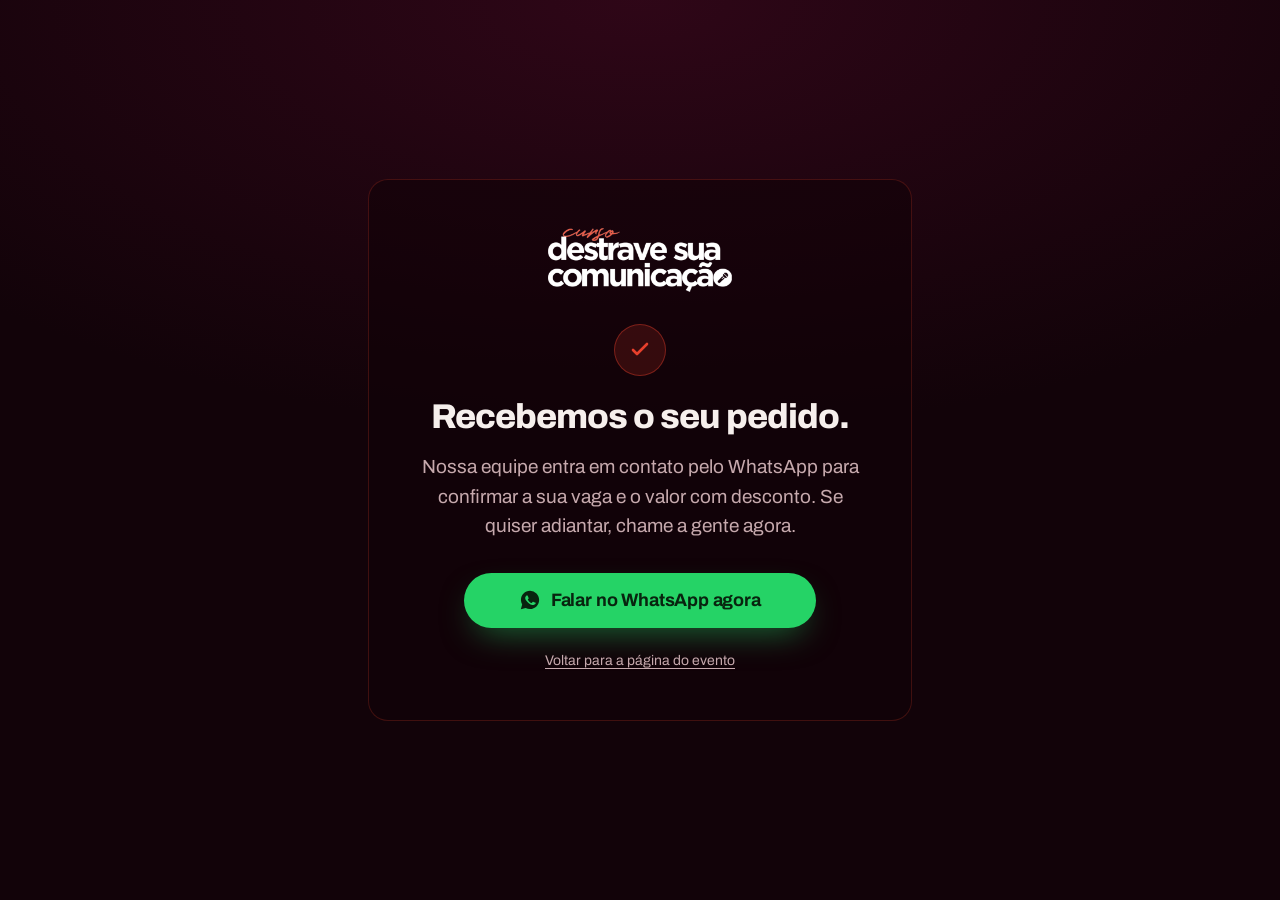
<file: obrigado.html>
<!DOCTYPE html>
<html lang="pt-BR">
<head>
  <meta charset="UTF-8">
  <meta name="viewport" content="width=device-width, initial-scale=1">

  <!-- Página de destino do formulário: fora do índice de busca. -->
  <title>Recebemos o seu pedido · Destrave</title>
  <meta name="robots" content="noindex, nofollow">

  <link rel="icon" href="assets/img/logo-destrave.png" type="image/png">
  <link rel="preload" href="assets/fonts/archivo-var-latin.woff2" as="font" type="font/woff2" crossorigin>
  <link rel="stylesheet" href="assets/css/style.css">
</head>
<body class="pagina-obrigado">

  <main class="obrigado">
    <div class="obrigado__card">

      <img class="obrigado__logo" src="assets/img/logo-destrave.png"
           alt="Destrave sua comunicação" width="636" height="223">

      <div class="obrigado__selo" aria-hidden="true">
        <svg viewBox="0 0 24 24"><path d="M5 12l4 4 10-10"/></svg>
      </div>

      <h1 class="obrigado__titulo">
        Recebemos o seu pedido<span data-nome-lead></span>.
      </h1>

      <p class="obrigado__texto">
        Nossa equipe entra em contato pelo WhatsApp para confirmar a sua vaga e o
        valor com desconto. Se quiser adiantar, chame a gente agora.
      </p>

      <a class="btn obrigado__wpp" data-whatsapp
         href="https://wa.me/5511917066626"
         target="_blank" rel="noopener">
        <svg class="obrigado__wpp-icone" viewBox="0 0 24 24" aria-hidden="true">
          <path d="M12.04 2C6.58 2 2.13 6.45 2.13 11.91c0 1.75.46 3.45 1.32 4.95L2 22l5.25-1.38a9.9 9.9 0 0 0 4.79 1.22h.01c5.46 0 9.91-4.45 9.91-9.91 0-2.65-1.03-5.14-2.9-7.01A9.86 9.86 0 0 0 12.04 2Zm5.8 14.13c-.24.68-1.42 1.31-1.96 1.36-.5.05-.98.23-3.3-.69-2.78-1.09-4.55-3.94-4.69-4.13-.14-.19-1.12-1.49-1.12-2.84 0-1.35.71-2.02.96-2.29.25-.28.55-.34.73-.34h.52c.17 0 .4-.06.62.48.24.57.8 1.98.87 2.12.07.14.12.31.02.5-.09.19-.14.31-.28.47-.14.17-.3.37-.42.5-.14.14-.29.29-.12.57.16.28.73 1.21 1.57 1.96 1.08.96 1.99 1.26 2.27 1.4.28.14.45.12.62-.07.17-.19.71-.83.9-1.11.19-.28.38-.24.64-.14.26.09 1.66.78 1.95.92.28.14.47.21.54.33.07.12.07.68-.17 1.36Z"/>
        </svg>
        Falar no WhatsApp agora
      </a>

      <a class="obrigado__voltar" href="index.html">Voltar para a página do evento</a>

    </div>
  </main>

  <script src="assets/js/main.js" defer></script>
</body>
</html>
</file>
<file: destrave/assets/css/style.css>
/* ============================================================
   DESTRAVE — estilos globais
   Mobile-first. Toda a identidade visual sai dos tokens em :root.
   ============================================================ */

/* ---------- 1. Fontes locais ---------- */
@font-face {
  font-family: 'Archivo';
  src: url('../fonts/archivo-var-latin.woff2') format('woff2-variations');
  font-weight: 100 900;
  font-style: normal;
  font-display: swap;
}
@font-face {
  font-family: 'Instrument Serif';
  src: url('../fonts/instrumentserif-italic-latin.woff2') format('woff2');
  font-weight: 400;
  font-style: italic;
  font-display: swap;
}
@font-face {
  font-family: 'IBM Plex Mono';
  src: url('../fonts/ibmplexmono-600-latin.woff2') format('woff2');
  font-weight: 600;
  font-style: normal;
  font-display: swap;
}

/* ---------- 2. Tokens ---------- */
:root {
  /* Vinho profundo como base, vermelho da logo como único acento */
  --ink:        #120309;
  --wine:       #34071a;
  --wine-lift:  #6b0f27;
  --flame:      #e8402c;
  --ember:      #ff7357;
  --bone:       #f6efec;
  --bone-dim:   #c6a9ad;

  --font-display:  'Archivo', system-ui, -apple-system, 'Segoe UI', sans-serif;
  --font-emphasis: 'Instrument Serif', Georgia, 'Times New Roman', serif;
  --font-mono:     'IBM Plex Mono', ui-monospace, Consolas, monospace;

  --fs-title:  clamp(2.05rem, 1.15rem + 4vw, 4.15rem);
  --fs-sub:    clamp(1rem, 0.94rem + 0.44vw, 1.1875rem);
  --fs-micro:  clamp(0.625rem, 0.6rem + 0.14vw, 0.6875rem);

  --space-1: 0.5rem;
  --space-2: 1rem;
  --space-3: 1.5rem;
  --space-4: 2rem;
  --space-5: 3rem;
  --space-6: 4.5rem;

  --gutter: clamp(1.25rem, 5vw, 3rem);
  --container: 1180px;
  --measure: 940px;
  --topbar-h: 60px;

  --radius: 12px;
  --transition: 200ms cubic-bezier(0.22, 0.61, 0.36, 1);
}

@media (min-width: 720px) {
  :root { --topbar-h: 64px; }
}

/* Telas largas e baixas (notebooks): comprime a dobra para que o
   vídeo já apareça sem rolagem. */
@media (min-width: 900px) and (max-height: 900px) {
  :root { --fs-title: clamp(2.25rem, 1rem + 2.6vw, 3.35rem); }
}

/* ---------- 3. Reset ---------- */
*, *::before, *::after { box-sizing: border-box; }

html {
  -webkit-text-size-adjust: 100%;
  scroll-behavior: smooth;
  scroll-padding-top: calc(var(--topbar-h) + 1rem);
}

body {
  margin: 0;
  background: var(--ink);
  color: var(--bone);
  font-family: var(--font-display);
  font-size: 1rem;
  font-weight: 400;
  line-height: 1.6;
  -webkit-font-smoothing: antialiased;
  text-rendering: optimizeLegibility;
}

h1, h2, h3, p { margin: 0; }
img, svg, video, iframe { display: block; max-width: 100%; }
a { color: inherit; text-decoration: none; }
button { font: inherit; color: inherit; }

:focus-visible {
  outline: 2px solid var(--ember);
  outline-offset: 3px;
  border-radius: 3px;
}

@media (prefers-reduced-motion: reduce) {
  html { scroll-behavior: auto; }
  *, *::before, *::after {
    animation-duration: 0.001ms !important;
    animation-iteration-count: 1 !important;
    transition-duration: 0.001ms !important;
  }
}

/* ---------- 4. Utilitários ---------- */
.container {
  width: 100%;
  max-width: var(--container);
  margin-inline: auto;
  padding-inline: var(--gutter);
}

.sr-only {
  position: absolute;
  width: 1px; height: 1px;
  padding: 0; margin: -1px;
  overflow: hidden;
  clip-path: inset(50%);
  white-space: nowrap;
}

.skip-link {
  position: absolute;
  top: -100px;
  left: var(--space-2);
  z-index: 100;
  padding: 0.75rem 1.25rem;
  background: var(--flame);
  color: var(--ink);
  font-weight: 700;
  border-radius: 0 0 var(--radius) var(--radius);
  transition: top var(--transition);
}
.skip-link:focus { top: 0; }

/* ---------- 5. Barra fixa com contagem regressiva ---------- */
.topbar {
  position: fixed;
  inset: 0 0 auto 0;
  z-index: 50;
  height: var(--topbar-h);
  background: color-mix(in srgb, var(--wine) 88%, black);
  border-bottom: 1px solid color-mix(in srgb, var(--flame) 34%, transparent);
  backdrop-filter: saturate(1.4) blur(8px);
}

.topbar__inner {
  display: flex;
  align-items: center;
  justify-content: space-between;
  gap: var(--space-2);
  height: 100%;
  max-width: var(--container);
  margin-inline: auto;
  padding-inline: clamp(0.875rem, 4vw, 3rem);
}

.topbar__call {
  font-size: clamp(0.6875rem, 0.62rem + 0.36vw, 0.875rem);
  line-height: 1.25;
  color: var(--bone-dim);
}
.topbar__call strong {
  display: block;
  color: var(--bone);
  font-weight: 700;
  letter-spacing: -0.01em;
}
.topbar__call-long { display: none; }

@media (min-width: 560px) {
  .topbar__call strong { display: inline; }
  .topbar__call-long { display: inline; }
  .topbar__call-short { display: none; }
}

.countdown {
  display: flex;
  align-items: flex-start;
  gap: 0.2rem;
  flex: none;
}

.countdown__unit {
  display: flex;
  flex-direction: column;
  align-items: center;
  min-width: 2.35rem;
  padding: 0.28rem 0.3rem 0.24rem;
  background: color-mix(in srgb, var(--ink) 55%, transparent);
  border: 1px solid color-mix(in srgb, var(--flame) 22%, transparent);
  border-radius: 7px;
}

.countdown__num {
  font-family: var(--font-mono);
  font-weight: 600;
  font-size: clamp(0.875rem, 0.8rem + 0.4vw, 1.0625rem);
  line-height: 1.1;
  font-variant-numeric: tabular-nums;
  color: var(--bone);
}

.countdown__label {
  font-size: var(--fs-micro);
  line-height: 1.2;
  letter-spacing: 0.14em;
  text-transform: uppercase;
  color: var(--bone-dim);
}

.countdown__sep {
  align-self: center;
  margin-top: -0.5rem;
  font-family: var(--font-mono);
  font-size: 0.875rem;
  color: color-mix(in srgb, var(--flame) 70%, transparent);
}
.countdown__sep--tick { animation: tick 1s steps(1, end) infinite; }

@keyframes tick {
  0%, 49%   { opacity: 1; }
  50%, 100% { opacity: 0.25; }
}

/* ---------- 6. Hero ---------- */
.hero {
  position: relative;
  padding-top: calc(var(--topbar-h) + clamp(2rem, 6vw, 3.75rem));
  padding-bottom: clamp(3rem, 9vw, 6rem);
  padding-inline: var(--gutter);
  overflow: hidden;
  isolation: isolate;
}

/* Foto do evento. As versões .webp são geradas a partir de
   background-hero.png; trocar as três ao substituir a foto. */
.hero__bg {
  position: absolute;
  inset: 0;
  z-index: -1;
  background-image: url('../img/hero-1200.webp');
  background-size: cover;
  background-position: center 22%;
  background-repeat: no-repeat;
}

@media (max-width: 760px) {
  .hero__bg { background-image: url('../img/hero-760.webp'); }
}
@media (min-width: 1400px) {
  .hero__bg { background-image: url('../img/hero-1920.webp'); }
}

/* Tinta vermelha sobre a foto, escurecendo até o vinho da base */
.hero__bg::after {
  content: '';
  position: absolute;
  inset: 0;
  background-image:
    linear-gradient(180deg,
      color-mix(in srgb, var(--ink) 62%, transparent) 0%,
      color-mix(in srgb, var(--ink) 82%, transparent) 45%,
      var(--ink) 100%),
    radial-gradient(115% 78% at 50% 4%,
      color-mix(in srgb, var(--flame) 46%, transparent) 0%,
      color-mix(in srgb, var(--wine-lift) 62%, transparent) 38%,
      transparent 76%);
}

.hero__inner {
  display: flex;
  flex-direction: column;
  align-items: center;
  gap: clamp(1.15rem, 3vw, 1.75rem);
  width: 100%;
  max-width: var(--measure);
  margin-inline: auto;
  text-align: center;
}

.hero__logo {
  width: clamp(132px, 20vw, 196px);
  height: auto;
  margin-bottom: clamp(0.25rem, 2vw, 1rem);
}

.hero__title {
  max-width: 17ch;
  font-size: var(--fs-title);
  font-weight: 800;
  line-height: 1.02;
  letter-spacing: -0.035em;
  text-wrap: balance;
}

.hero__title-em {
  display: block;
  margin-top: 0.12em;
  font-family: var(--font-emphasis);
  font-weight: 400;
  font-style: italic;
  font-size: 1.06em;
  line-height: 1.05;
  letter-spacing: -0.015em;
  color: var(--flame);
}

.hero__subtitle {
  max-width: 58ch;
  color: var(--bone-dim);
  font-size: var(--fs-sub);
  line-height: 1.62;
  text-wrap: pretty;
}

.hero__when {
  display: flex;
  flex-wrap: wrap;
  align-items: center;
  justify-content: center;
  gap: 0.4rem 0.75rem;
  padding: 0.55rem 1.1rem;
  border: 1px solid color-mix(in srgb, var(--flame) 40%, transparent);
  border-radius: 999px;
  background: color-mix(in srgb, var(--ink) 45%, transparent);
  font-size: clamp(0.6875rem, 0.64rem + 0.24vw, 0.8125rem);
  font-weight: 600;
  letter-spacing: 0.1em;
  text-transform: uppercase;
  color: var(--bone);
}

.hero__when-dot {
  width: 4px;
  height: 4px;
  border-radius: 50%;
  background: var(--flame);
}

/* ---------- 7. Vídeo (VSL) ---------- */
.vsl {
  position: relative;
  width: 100%;
  max-width: 720px;
  margin-top: clamp(0.5rem, 2vw, 1rem);
}

@media (min-width: 900px) and (max-height: 900px) {
  .hero { padding-top: calc(var(--topbar-h) + 2rem); }
  .hero__inner { gap: 1.05rem; }
  .vsl { max-width: 620px; }
}

.vsl::before {
  content: '';
  position: absolute;
  inset: 8% 6% -6% 6%;
  z-index: -1;
  background: radial-gradient(60% 60% at 50% 50%,
    color-mix(in srgb, var(--flame) 40%, transparent), transparent 70%);
  filter: blur(44px);
}

.vsl__frame {
  position: relative;
  display: flex;
  flex-direction: column;
  align-items: center;
  justify-content: center;
  gap: var(--space-2);
  aspect-ratio: 16 / 9;
  border: 1px solid color-mix(in srgb, var(--flame) 28%, transparent);
  border-radius: var(--radius);
  background:
    linear-gradient(160deg,
      color-mix(in srgb, var(--wine) 70%, transparent),
      color-mix(in srgb, var(--ink) 88%, transparent));
  box-shadow: 0 32px 70px -30px rgb(0 0 0 / 0.85);
  overflow: hidden;
}

.vsl__play {
  display: grid;
  place-items: center;
  width: clamp(58px, 11vw, 74px);
  aspect-ratio: 1;
  padding: 0;
  border: 0;
  border-radius: 50%;
  background: var(--flame);
  cursor: pointer;
  transition: transform var(--transition), background var(--transition);
}
.vsl__play:hover { background: var(--ember); transform: scale(1.06); }

.vsl__play-icon {
  width: 0;
  height: 0;
  margin-left: 0.28em;
  font-size: clamp(0.9rem, 2vw, 1.05rem);
  border-top: 0.62em solid transparent;
  border-bottom: 0.62em solid transparent;
  border-left: 1.05em solid var(--ink);
}

.vsl__video {
  position: absolute;
  inset: 0;
  width: 100%;
  height: 100%;
  object-fit: cover;
  background: var(--ink);
}

/* O botão vive por cima do pôster e some quando o vídeo começa. */
.vsl__play {
  position: absolute;
  z-index: 1;
}
.vsl__frame.is-tocando .vsl__play { display: none; }

/* Escurece o pôster pra a seta branca não brigar com a foto.
   Sai junto com o botão. */
.vsl__frame::after {
  content: '';
  position: absolute;
  inset: 0;
  background: color-mix(in srgb, var(--ink) 42%, transparent);
  pointer-events: none;
  transition: opacity var(--transition);
}
.vsl__frame.is-tocando::after { opacity: 0; }

.vsl__fallback {
  padding: var(--space-3);
  text-align: center;
  font-size: 0.875rem;
  color: var(--bone-dim);
}
.vsl__fallback a { color: var(--ember); text-decoration: underline; }

/* ---------- 8. Botão ---------- */
.btn {
  display: inline-flex;
  align-items: center;
  justify-content: center;
  gap: var(--space-1);
  padding: 1.05rem 1.9rem;
  border: 0;
  border-radius: 999px;
  font-family: var(--font-display);
  font-size: clamp(0.9375rem, 0.88rem + 0.36vw, 1.125rem);
  font-weight: 700;
  letter-spacing: -0.01em;
  line-height: 1.15;
  text-align: center;
  cursor: pointer;
  transition: transform var(--transition), background var(--transition), box-shadow var(--transition);
}

.btn--primary {
  background: var(--flame);
  color: #fff;
  box-shadow: 0 14px 34px -12px color-mix(in srgb, var(--flame) 80%, transparent);
}
.btn--primary:hover {
  background: var(--ember);
  transform: translateY(-2px);
  box-shadow: 0 20px 44px -14px color-mix(in srgb, var(--ember) 85%, transparent);
}
.btn--primary:active { transform: translateY(0); }

.hero__cta {
  width: min(100%, 26rem);
  margin-top: clamp(0.5rem, 2vw, 1rem);
}

/* ---------- 9. Entrada da página ---------- */
.reveal { animation: rise 620ms cubic-bezier(0.22, 0.61, 0.36, 1) both; }
.hero__logo     { animation-delay: 60ms; }
.hero__title    { animation-delay: 140ms; }
.hero__subtitle { animation-delay: 220ms; }
.hero__when     { animation-delay: 300ms; }
.vsl            { animation-delay: 380ms; }
.hero__cta      { animation-delay: 460ms; }

@keyframes rise {
  from { opacity: 0; transform: translateY(14px); }
  to   { opacity: 1; transform: none; }
}

/* ---------- 10. Transição: as três etapas ----------
   Faixa em vinho, não clara: o único bloco claro da página é a dobra 3,
   onde a página vira da dor pro que a pessoa leva. Se a faixa também
   fosse clara, o claro deixaria de ser um momento e viraria alternância.
   Para voltar ao claro: background var(--bone) e color var(--ink) aqui,
   e no .steps__num background var(--wine) e color var(--bone).
   ---------------------------------------------------- */
.steps {
  padding-block: clamp(1.15rem, 2.6vw, 1.7rem);
  padding-inline: var(--gutter);
  background: var(--wine);
  color: var(--bone);
  box-shadow: inset 0 1px 0 color-mix(in srgb, var(--flame) 55%, transparent);
}

/* Empilhado: bloco centralizado, mas itens alinhados à esquerda
   para que os três números fiquem na mesma coluna. */
.steps__list {
  display: flex;
  flex-direction: column;
  align-items: flex-start;
  gap: 1.15rem;
  width: max-content;
  max-width: 100%;
  margin: 0 auto;
  padding: 0;
  list-style: none;
}

.steps__item {
  position: relative;
  display: flex;
  align-items: center;
  gap: 0.6rem;
}

.steps__num {
  display: grid;
  place-items: center;
  flex: none;
  width: 1.65rem;
  height: 1.65rem;
  border-radius: 50%;
  /* Círculo em osso, numeral em vinho: no fundo escuro é o par que
     mantém contraste de leitura num dígito de 12px. */
  background: var(--bone);
  color: var(--wine);
  font-family: var(--font-mono);
  font-size: 0.75rem;
  font-weight: 600;
  line-height: 1;
}

.steps__label {
  font-size: clamp(0.9375rem, 0.88rem + 0.28vw, 1.0625rem);
  font-weight: 600;
  letter-spacing: -0.012em;
}

/* Conector: linha vertical entre as etapas quando empilhado */
.steps__item:not(:last-child)::after {
  content: '';
  position: absolute;
  top: 100%;
  left: calc(1.65rem / 2 - 1px);
  width: 2px;
  height: 1.15rem;
  background: color-mix(in srgb, var(--flame) 60%, transparent);
}

@media (min-width: 780px) {
  .steps__list {
    flex-direction: row;
    justify-content: center;
    align-items: center;
    width: 100%;
    max-width: var(--container);
    gap: clamp(1rem, 3vw, 2.25rem);
  }

  .steps__item { gap: 0.7rem; }

  /* Em linha, o conector vira um chevron de avanço */
  .steps__item:not(:last-child)::after {
    position: static;
    width: 0.45rem;
    height: 0.45rem;
    margin-left: clamp(0.25rem, 1.5vw, 1.5rem);
    background: none;
    border-top: 2px solid var(--flame);
    border-right: 2px solid var(--flame);
    transform: rotate(45deg);
  }
}

/* ---------- 11. Dobra 2: as três travas ---------- */
.travas {
  padding-block: clamp(3.5rem, 9vw, 7rem);
  padding-inline: var(--gutter);
  background: var(--ink);
}

.travas__intro {
  max-width: 40ch;
  margin-inline: auto;
  text-align: center;
}

.travas__title {
  font-size: clamp(1.75rem, 1.1rem + 2.6vw, 3rem);
  font-weight: 800;
  line-height: 1.08;
  letter-spacing: -0.03em;
  text-wrap: balance;
}

.travas__title-em {
  font-family: var(--font-emphasis);
  font-weight: 400;
  font-style: italic;
  font-size: 1.07em;
  letter-spacing: -0.01em;
  color: var(--flame);
}

.travas__lead {
  max-width: 56ch;
  margin: clamp(0.85rem, 2vw, 1.15rem) auto 0;
  color: var(--bone-dim);
  font-size: var(--fs-sub);
  text-wrap: pretty;
}

.travas__grid {
  display: grid;
  grid-template-columns: 1fr;
  gap: clamp(1rem, 2.5vw, 1.5rem);
  width: 100%;
  max-width: 26rem;
  margin: clamp(2.25rem, 5.5vw, 3.5rem) auto 0;
  padding: 0;
  list-style: none;
}

@media (min-width: 900px) {
  .travas__grid {
    grid-template-columns: repeat(3, 1fr);
    max-width: var(--container);
  }
  .trava { min-height: 42rem; }
}

/* Card: imagem cobre o card inteiro, texto ancorado na metade de baixo */
.trava {
  position: relative;
  display: flex;
  align-items: flex-end;
  /* Altura calibrada para o texto ocupar cerca de metade do card */
  min-height: 38rem;
  border-radius: 20px;
  /* Contorno que segura a silhueta do card: a foto some no fundo escuro */
  border: 1px solid color-mix(in srgb, var(--bone) 9%, transparent);
  background-color: var(--wine);
  box-shadow: 0 26px 60px -34px rgb(0 0 0 / 0.95);
  overflow: hidden;
  isolation: isolate;
}

.trava::before {
  content: '';
  position: absolute;
  inset: 0;
  z-index: -2;
  background-image: var(--trava-img);
  background-size: cover;
  background-position: center;
  transition: transform 700ms cubic-bezier(0.22, 0.61, 0.36, 1);
}
.trava:hover::before { transform: scale(1.05); }

/* Véu que garante leitura do texto sem apagar a foto */
.trava::after {
  content: '';
  position: absolute;
  inset: 0;
  z-index: -1;
  background: linear-gradient(180deg,
    color-mix(in srgb, var(--ink) 12%, transparent) 0%,
    color-mix(in srgb, var(--ink) 34%, transparent) 36%,
    color-mix(in srgb, var(--ink) 88%, transparent) 56%,
    var(--ink) 84%);
}

.trava--1 { --trava-img: url('../img/trava-1.webp'); }
.trava--2 { --trava-img: url('../img/trava-2.webp'); }
.trava--3 { --trava-img: url('../img/trava-3.webp'); }

.trava__body {
  width: 100%;
  padding: clamp(1.35rem, 3vw, 1.85rem);
}

.trava__tag {
  font-family: var(--font-mono);
  font-size: 0.6875rem;
  font-weight: 600;
  letter-spacing: 0.14em;
  text-transform: uppercase;
  color: var(--flame);
}

.trava__title {
  margin-top: 0.55rem;
  font-size: clamp(1.25rem, 1.1rem + 0.5vw, 1.5rem);
  font-weight: 800;
  line-height: 1.15;
  letter-spacing: -0.025em;
}

.trava__text {
  margin-top: 0.6rem;
  color: var(--bone-dim);
  font-size: 0.9375rem;
  line-height: 1.55;
  text-wrap: pretty;
}

.trava__list {
  display: grid;
  gap: 0.5rem;
  margin: 1.05rem 0 0;
  padding: 0;
  list-style: none;
}

.trava__list li {
  position: relative;
  padding-left: 1.4rem;
  color: var(--bone-dim);
  font-size: 0.9375rem;
  line-height: 1.45;
}

.trava__list li::before {
  content: '';
  position: absolute;
  left: 0;
  top: 0.5em;
  width: 0.5rem;
  height: 0.5rem;
  background: var(--flame);
  transform: rotate(45deg);
}

.travas__close {
  max-width: 44ch;
  margin: clamp(2.5rem, 6vw, 4rem) auto 0;
  text-align: center;
  font-size: clamp(1.0625rem, 1rem + 0.5vw, 1.35rem);
  line-height: 1.45;
  text-wrap: pretty;
}

.travas__close-em {
  display: block;
  margin-top: 0.4rem;
  font-family: var(--font-emphasis);
  font-style: italic;
  font-size: 1.12em;
  letter-spacing: -0.01em;
  color: var(--flame);
}

/* Entrada por rolagem (só quando o JS está ativo) */
.js [data-reveal] {
  opacity: 0;
  transform: translateY(18px);
  transition: opacity 620ms ease, transform 620ms cubic-bezier(0.22, 0.61, 0.36, 1);
}
.js [data-reveal].is-visible {
  opacity: 1;
  transform: none;
}

@media (prefers-reduced-motion: reduce) {
  .js [data-reveal] { opacity: 1; transform: none; }
}

/* ---------- 12. Dobra 3: o repertório ----------
   Lista com fio, e não cards: a dobra 2 já entrega uma grade de cards e
   repetir o formato deixaria a página monótona. Fundo claro porque é aqui
   que a página vira da dor pro que a pessoa leva na mão.
   ------------------------------------------------ */
.repertorio {
  padding-block: clamp(3.5rem, 9vw, 7rem);
  padding-inline: var(--gutter);
  background: var(--bone);
  color: var(--ink);
}

.repertorio__intro {
  max-width: 34rem;
  margin-inline: auto;
  text-align: center;
}

.repertorio__eyebrow {
  font-family: var(--font-mono);
  font-size: 0.6875rem;
  font-weight: 600;
  letter-spacing: 0.16em;
  text-transform: uppercase;
  /* Vermelho puxado pro vinho: o flame cru dá 3,5:1 no fundo osso,
     insuficiente pra um texto de 11px. Esta mistura passa de 5:1. */
  color: color-mix(in srgb, var(--flame) 75%, var(--wine));
}

.repertorio__title {
  margin-top: 0.9rem;
  font-size: clamp(1.75rem, 1.1rem + 2.6vw, 3rem);
  font-weight: 800;
  line-height: 1.08;
  letter-spacing: -0.03em;
  text-wrap: balance;
}

/* Bloco próprio: as duas frases do título são o antes e o depois,
   e precisam cair sempre em duas linhas. */
.repertorio__title-em {
  display: block;
  font-family: var(--font-emphasis);
  font-weight: 400;
  font-style: italic;
  font-size: 1.07em;
  letter-spacing: -0.01em;
  color: var(--flame);
}

.repertorio__lead {
  max-width: 52ch;
  margin: clamp(0.85rem, 2vw, 1.15rem) auto 0;
  color: color-mix(in srgb, var(--ink) 68%, var(--bone));
  font-size: var(--fs-sub);
  text-wrap: pretty;
}

.repertorio__list {
  width: 100%;
  max-width: var(--measure);
  margin: clamp(2.25rem, 5.5vw, 3.5rem) auto 0;
  padding: 0;
  list-style: none;
  border-bottom: 1px solid color-mix(in srgb, var(--wine) 20%, transparent);
}

/* Linha da lista: marca, nome e explicação.
   Empilhado no mobile, três colunas a partir de 780px. */
.skill {
  display: grid;
  grid-template-columns: 2rem 1fr;
  align-items: start;
  gap: 0.25rem 0.9rem;
  padding-block: clamp(1.15rem, 2.8vw, 1.6rem);
  border-top: 1px solid color-mix(in srgb, var(--wine) 20%, transparent);
}

.skill__tick {
  grid-row: span 2;
  width: 1.5rem;
  height: 1.125rem;
  margin-top: 0.3rem;
  overflow: visible;
  transform: rotate(-4deg);
}

.skill__tick path {
  fill: none;
  stroke: var(--flame);
  stroke-width: 3.2;
  stroke-linecap: round;
  stroke-linejoin: round;
}

.skill__name {
  font-size: clamp(1.0625rem, 1rem + 0.45vw, 1.3125rem);
  font-weight: 700;
  line-height: 1.2;
  letter-spacing: -0.02em;
}

.skill__desc {
  color: color-mix(in srgb, var(--ink) 66%, var(--bone));
  font-size: 0.9375rem;
  line-height: 1.55;
  text-wrap: pretty;
}

/* A última linha sai do registro de trabalho e fala da vida:
   a explicação vira a serifa itálica que a página usa pra ênfase. */
.skill--fecho .skill__desc {
  font-family: var(--font-emphasis);
  font-style: italic;
  font-size: 1.125rem;
  line-height: 1.35;
  color: var(--wine);
}

@media (min-width: 780px) {
  .skill {
    grid-template-columns: 2.25rem minmax(0, 17rem) minmax(0, 1fr);
    align-items: baseline;
    gap: clamp(1rem, 3vw, 2.25rem);
  }
  .skill__tick { grid-row: auto; margin-top: 0; align-self: center; }
  .skill__name { align-self: center; }
  .skill--fecho .skill__desc { align-self: center; }
}

/* A marca é riscada na hora em que a linha entra na tela: a lista é o
   que a pessoa leva marcado no fim dos três dias. */
.js .skill__tick path {
  stroke-dasharray: 40;
  stroke-dashoffset: 40;
  transition: stroke-dashoffset 520ms cubic-bezier(0.22, 0.61, 0.36, 1) 180ms;
}
.js .skill.is-visible .skill__tick path { stroke-dashoffset: 0; }

@media (prefers-reduced-motion: reduce) {
  .js .skill__tick path {
    stroke-dashoffset: 0;
    transition: none;
  }
}

/* ---------- 13. Dobra 4: o método na ordem em que acontece ----------
   Volta ao escuro depois do bloco claro. As fotos são da edição
   anterior e é o material real que carrega o peso visual aqui: um fio
   liga as sete etapas e o texto fica solto, sem caixa em volta.
   -------------------------------------------------------------------- */
.metodo {
  padding-inline: var(--gutter);
  padding-block: 0 clamp(3.5rem, 9vw, 7rem);
  background: var(--ink);
}

/* Abertura: uma foto só, sangrando de ponta a ponta */
.metodo__strip {
  position: relative;
  margin-inline: calc(var(--gutter) * -1);
}

.metodo__strip img {
  display: block;
  width: 100%;
  height: clamp(13rem, 32vw, 26rem);
  object-fit: cover;
  object-position: center;
}

/* A dissolvência ocupa a metade de baixo e chega ao fundo cheio antes
   do fim da foto: é dentro dela que o título entra. */
.metodo__strip::after {
  content: '';
  position: absolute;
  inset: auto 0 0 0;
  height: 62%;
  background: linear-gradient(180deg,
    transparent 0%,
    color-mix(in srgb, var(--ink) 72%, transparent) 52%,
    var(--ink) 86%);
  pointer-events: none;
}

/* Margem negativa: o título sobe pra dentro da dissolvência em vez de
   começar depois dela. */
.metodo__intro {
  position: relative;
  z-index: 1;
  max-width: 34rem;
  margin: clamp(-5rem, -6vw, -2rem) auto 0;
  text-align: center;
}

.metodo__eyebrow {
  font-family: var(--font-mono);
  font-size: 0.6875rem;
  font-weight: 600;
  letter-spacing: 0.16em;
  text-transform: uppercase;
  color: var(--flame);
}

.metodo__title {
  margin-top: 0.9rem;
  font-size: clamp(1.75rem, 1.1rem + 2.6vw, 3rem);
  font-weight: 800;
  line-height: 1.08;
  letter-spacing: -0.03em;
  text-wrap: balance;
}

.metodo__title-em {
  display: block;
  font-family: var(--font-emphasis);
  font-weight: 400;
  font-style: italic;
  font-size: 1.07em;
  letter-spacing: -0.01em;
  color: var(--flame);
}

.metodo__lead {
  max-width: 52ch;
  margin: clamp(0.85rem, 2vw, 1.15rem) auto 0;
  color: var(--bone-dim);
  font-size: var(--fs-sub);
  text-wrap: pretty;
}

/* ----- O fio e as sete estações ----- */
.etapas {
  width: 100%;
  max-width: var(--measure);
  margin: clamp(2.5rem, 6vw, 4rem) auto 0;
  padding: 0;
  list-style: none;
  counter-reset: none;
}

.etapa {
  position: relative;
  display: grid;
  grid-template-columns: 2.75rem minmax(0, 1fr);
  column-gap: clamp(0.75rem, 2.2vw, 1.35rem);
  padding-bottom: clamp(2rem, 5vw, 3.25rem);
}

/* O fio: nasce no número e desce até a etapa seguinte.
   A última etapa não tem fio — é onde a sequência termina. */
.etapa::before {
  content: '';
  position: absolute;
  top: 0.5rem;
  bottom: 0;
  left: calc(1.375rem - 1px);
  width: 2px;
  background: linear-gradient(180deg,
    var(--flame) 0%,
    var(--wine-lift) 26%,
    var(--wine-lift) 100%);
}
.etapa:last-child::before { display: none; }

/* O número é a estação: fundo cheio pra abrir um vão no fio */
.etapa__num {
  position: relative;
  z-index: 1;
  padding-block: 0.15rem 0.45rem;
  background: var(--ink);
  font-family: var(--font-mono);
  font-size: 0.875rem;
  font-weight: 600;
  letter-spacing: 0.04em;
  color: var(--bone-dim);
  text-align: center;
}

.etapa--destaque .etapa__num { color: var(--flame); }

.etapa__tag {
  margin-bottom: 0.4rem;
  font-family: var(--font-mono);
  font-size: 0.6875rem;
  font-weight: 600;
  letter-spacing: 0.14em;
  text-transform: uppercase;
  color: var(--ember);
}

.etapa__title {
  font-size: clamp(1.0625rem, 1rem + 0.5vw, 1.375rem);
  font-weight: 700;
  line-height: 1.2;
  letter-spacing: -0.02em;
}

.etapa__text {
  margin-top: 0.55rem;
  max-width: 64ch;
  color: var(--bone-dim);
  font-size: 0.9375rem;
  line-height: 1.55;
  text-wrap: pretty;
}

.etapa__text strong {
  font-weight: 600;
  color: var(--bone);
}

/* Corte largo, de cinema: a foto entra como faixa e não como bloco 3:2,
   que empurraria a etapa seguinte pra muito longe. O object-position é
   ajustado por foto pra não cortar cabeça nem o gesto. */
.etapa__foto {
  width: 100%;
  aspect-ratio: 2 / 1;
  height: auto;
  margin-top: clamp(1rem, 2.5vw, 1.4rem);
  object-fit: cover;
  object-position: center 45%;
  border-radius: 14px;
  border: 1px solid color-mix(in srgb, var(--bone) 9%, transparent);
}

.etapa__foto--abraco { object-position: center 38%; }

/* Etapa 02: os três pilares, separados por fio e não por caixa */
.tripe {
  display: grid;
  gap: clamp(0.85rem, 2vw, 1.5rem);
  margin: clamp(1rem, 2.5vw, 1.4rem) 0 0;
  padding: 0;
  list-style: none;
}

.tripe__item {
  padding-top: 0.7rem;
  border-top: 1px solid color-mix(in srgb, var(--wine-lift) 70%, transparent);
}

.tripe__nome {
  font-size: 0.9375rem;
  font-weight: 700;
  letter-spacing: -0.01em;
}

.tripe__texto {
  margin-top: 0.3rem;
  color: var(--bone-dim);
  font-size: 0.875rem;
  line-height: 1.45;
}

/* Etapa 03: as três rodadas, uma linha só */
.rodadas {
  display: flex;
  flex-wrap: wrap;
  align-items: baseline;
  gap: 0.55rem;
  margin-top: clamp(1rem, 2.5vw, 1.35rem);
}

.rodadas__n {
  font-family: var(--font-mono);
  font-size: clamp(1.5rem, 1.2rem + 1.2vw, 2.125rem);
  font-weight: 600;
  line-height: 1;
  color: var(--flame);
}

.rodadas__seta {
  color: color-mix(in srgb, var(--bone-dim) 70%, transparent);
  font-size: 1rem;
}

.rodadas__un {
  margin-left: 0.15rem;
  font-family: var(--font-mono);
  font-size: 0.8125rem;
  letter-spacing: 0.08em;
  color: var(--bone-dim);
}

@media (min-width: 720px) {
  .etapa {
    grid-template-columns: 3.5rem minmax(0, 1fr);
    column-gap: clamp(1rem, 3vw, 2rem);
  }
  .etapa::before { left: calc(1.75rem - 1px); }
  .tripe { grid-template-columns: repeat(3, 1fr); }
}

/* ---------- 14. Dobra 5: os experts, em carrossel ----------
   Mesmo desenho de card da dobra 2 — foto cobrindo tudo, texto ancorado
   na metade de baixo — só que num trilho arrastável. Fundo em vinho pra
   separar da dobra 4, que também é escura.
   ------------------------------------------------------------- */
.experts {
  padding-block: clamp(3.5rem, 9vw, 7rem);
  padding-inline: var(--gutter);
  background: var(--wine);
  border-top: 1px solid color-mix(in srgb, var(--wine-lift) 60%, transparent);
}

.experts__intro {
  max-width: 36rem;
  margin-inline: auto;
  text-align: center;
}

.experts__title {
  font-size: clamp(1.75rem, 1.1rem + 2.6vw, 3rem);
  font-weight: 800;
  line-height: 1.08;
  letter-spacing: -0.03em;
  text-wrap: balance;
}

.experts__title-em {
  display: block;
  font-family: var(--font-emphasis);
  font-weight: 400;
  font-style: italic;
  font-size: 1.07em;
  letter-spacing: -0.01em;
  color: var(--ember);
}

.experts__lead {
  max-width: 54ch;
  margin: clamp(0.85rem, 2vw, 1.15rem) auto 0;
  color: var(--bone-dim);
  font-size: var(--fs-sub);
  text-wrap: pretty;
}

/* ----- Trilho ----- */
.carrossel {
  margin-top: clamp(2.25rem, 5.5vw, 3.5rem);
}

.carrossel__trilho {
  display: flex;
  gap: clamp(0.85rem, 2.2vw, 1.35rem);
  margin: 0;
  /* Sangra até a borda pra o próximo card aparecer espiando */
  margin-inline: calc(var(--gutter) * -1);
  padding: 0.5rem var(--gutter);
  list-style: none;
  overflow-x: auto;
  overscroll-behavior-x: contain;
  scroll-snap-type: x mandatory;
  scrollbar-width: none;
}
.carrossel__trilho::-webkit-scrollbar { display: none; }

.carrossel__trilho:focus-visible {
  outline: 2px solid var(--flame);
  outline-offset: 4px;
}

/* Centraliza os cards quando todos cabem na tela.
   safe center é obrigatório aqui: com center puro, um trilho que estoura
   a tela transborda pros dois lados e o primeiro card fica inalcançável
   — o scroll não chega antes do zero. */
@media (min-width: 1100px) {
  .carrossel__trilho {
    justify-content: center;
    justify-content: safe center;
  }
}

.expert {
  position: relative;
  display: flex;
  align-items: flex-end;
  flex: 0 0 auto;
  width: clamp(16.5rem, 78vw, 20rem);
  min-height: clamp(28rem, 92vw, 31rem);
  scroll-snap-align: center;
  border-radius: 20px;
  border: 1px solid color-mix(in srgb, var(--bone) 10%, transparent);
  background-color: var(--ink);
  box-shadow: 0 26px 60px -34px rgb(0 0 0 / 0.95);
  overflow: hidden;
  isolation: isolate;
}

.expert__foto {
  position: absolute;
  inset: 0;
  z-index: -2;
  width: 100%;
  height: 100%;
  object-fit: cover;
  object-position: center top;
}

/* Véu que garante a leitura sem apagar a foto */
.expert::after {
  content: '';
  position: absolute;
  inset: 0;
  z-index: -1;
  background: linear-gradient(180deg,
    color-mix(in srgb, var(--ink) 10%, transparent) 0%,
    color-mix(in srgb, var(--ink) 38%, transparent) 34%,
    color-mix(in srgb, var(--ink) 90%, transparent) 54%,
    var(--ink) 80%);
}

.expert__body {
  width: 100%;
  padding: clamp(1.25rem, 3vw, 1.6rem);
}

/* Selo do card em destaque */
.expert__selo {
  display: inline-block;
  margin-bottom: 0.7rem;
  padding: 0.28rem 0.6rem;
  border-radius: 999px;
  background: var(--flame);
  color: var(--ink);
  font-family: var(--font-mono);
  font-size: 0.625rem;
  font-weight: 600;
  letter-spacing: 0.12em;
  text-transform: uppercase;
}

.expert__assunto {
  font-family: var(--font-mono);
  font-size: 0.6875rem;
  font-weight: 600;
  letter-spacing: 0.14em;
  text-transform: uppercase;
  color: var(--ember);
}

.expert__nome {
  margin-top: 0.4rem;
  font-size: clamp(1.1875rem, 1.1rem + 0.5vw, 1.4375rem);
  font-weight: 800;
  line-height: 1.12;
  letter-spacing: -0.025em;
}

.expert__bio {
  margin-top: 0.55rem;
  color: var(--bone-dim);
  font-size: 0.875rem;
  line-height: 1.5;
  text-wrap: pretty;
}

.expert--destaque {
  border-color: color-mix(in srgb, var(--flame) 60%, transparent);
}

/* ----- Setas ----- */
/* O atributo hidden precisa vencer o display:flex abaixo */
.carrossel__nav[hidden] { display: none; }

.carrossel__nav {
  display: flex;
  justify-content: center;
  gap: 0.6rem;
  margin-top: clamp(1.25rem, 3vw, 1.75rem);
}

.carrossel__btn {
  display: grid;
  place-items: center;
  width: 2.75rem;
  height: 2.75rem;
  border-radius: 50%;
  border: 1px solid color-mix(in srgb, var(--bone) 22%, transparent);
  background: transparent;
  color: var(--bone);
  font-size: 1.125rem;
  line-height: 1;
  cursor: pointer;
  transition: background-color 180ms ease, border-color 180ms ease, opacity 180ms ease;
}

.carrossel__btn:hover:not(:disabled) {
  background: color-mix(in srgb, var(--flame) 18%, transparent);
  border-color: var(--flame);
}

.carrossel__btn:disabled {
  opacity: 0.32;
  cursor: default;
}

/* ---------- 15. Dobra 6: depoimentos em fita ----------
   Uma fita só, e não duas linhas: com oito clipes, o que convence é ver
   que a fita continua depois da borda. Duas linhas fechariam a contagem
   numa grade e matariam esse gesto — e a página já tem grade na dobra 2.
   Reaproveita o JS do carrossel da dobra 5; muda só a pele das setas,
   que aqui ficam por cima das bordas, à la prateleira de streaming.
   ------------------------------------------------------- */
.depos {
  padding-block: clamp(3.5rem, 9vw, 7rem);
  padding-inline: var(--gutter);
  background: var(--ink);
  overflow: hidden;
}

.depos__intro {
  max-width: 34rem;
  margin-inline: auto;
  text-align: center;
}

.depos__eyebrow {
  font-family: var(--font-mono);
  font-size: 0.6875rem;
  font-weight: 600;
  letter-spacing: 0.16em;
  text-transform: uppercase;
  color: var(--flame);
}

.depos__title {
  margin-top: 0.9rem;
  font-size: clamp(1.75rem, 1.1rem + 2.6vw, 3rem);
  font-weight: 800;
  line-height: 1.08;
  letter-spacing: -0.03em;
  text-wrap: balance;
}

.depos__title-em {
  display: block;
  font-family: var(--font-emphasis);
  font-weight: 400;
  font-style: italic;
  font-size: 1.07em;
  letter-spacing: -0.01em;
  color: var(--flame);
}

.depos__lead {
  max-width: 52ch;
  margin: clamp(0.85rem, 2vw, 1.15rem) auto 0;
  color: var(--bone-dim);
  font-size: var(--fs-sub);
  text-wrap: pretty;
}

/* ----- A fita ----- */
.carrossel--fita { position: relative; }

.depos__fita {
  margin-top: clamp(2rem, 5vw, 3rem);
  padding-block: 0.25rem 0.75rem;
  scroll-snap-type: x proximity;
  /* Sem isso o snap encosta o card na borda da tela e come o primeiro */
  scroll-padding-inline: var(--gutter);
}

.depo {
  flex: 0 0 auto;
  width: clamp(9.5rem, 42vw, 12.5rem);
  scroll-snap-align: start;
}

/* O pôster é o botão: o card inteiro é a área de clique. */
.depo__poster {
  position: relative;
  display: grid;
  place-items: center;
  width: 100%;
  aspect-ratio: 9 / 16;
  padding: 0;
  border-radius: 14px;
  border: 1px solid color-mix(in srgb, var(--bone) 10%, transparent);
  background: var(--wine);
  cursor: pointer;
  overflow: hidden;
  transition: transform 320ms cubic-bezier(0.22, 0.61, 0.36, 1),
              box-shadow 320ms ease, border-color 320ms ease;
}

.depo__capa {
  position: absolute;
  inset: 0;
  width: 100%;
  height: 100%;
  object-fit: cover;
}

/* Véu por cima da capa: sem ele o número e a seta somem em quadro claro. */
.depo__poster::after {
  content: '';
  position: absolute;
  inset: 0;
  background: linear-gradient(180deg,
    color-mix(in srgb, var(--ink) 55%, transparent) 0%,
    color-mix(in srgb, var(--ink) 12%, transparent) 42%,
    color-mix(in srgb, var(--ink) 30%, transparent) 100%);
  transition: opacity var(--transition);
}
.depo:hover .depo__poster::after { opacity: 0.55; }

/* O iframe do YouTube entra no lugar do botão, no mesmo quadro. */
.depo__player {
  width: 100%;
  aspect-ratio: 9 / 16;
  border: 0;
  border-radius: 14px;
  display: block;
  background: var(--ink);
}

.depo:hover .depo__poster,
.depo:focus-within .depo__poster {
  transform: translateY(-6px) scale(1.03);
  border-color: color-mix(in srgb, var(--flame) 55%, transparent);
  box-shadow: 0 22px 44px -22px rgb(0 0 0 / 0.9);
}

.depo__num {
  position: absolute;
  z-index: 1;
  top: 0.7rem;
  left: 0.75rem;
  font-family: var(--font-mono);
  font-size: 0.75rem;
  font-weight: 600;
  letter-spacing: 0.06em;
  color: color-mix(in srgb, var(--bone) 45%, transparent);
}

.depo__play {
  position: relative;
  z-index: 1;
  display: grid;
  place-items: center;
  width: 3rem;
  height: 3rem;
  border: 1px solid color-mix(in srgb, var(--bone) 40%, transparent);
  border-radius: 50%;
  background: color-mix(in srgb, var(--ink) 45%, transparent);
  backdrop-filter: blur(2px);
  transition: background-color 220ms ease, border-color 220ms ease, transform 220ms ease;
}

.depo__play-icon {
  width: 0;
  height: 0;
  margin-left: 3px;
  border-top: 8px solid transparent;
  border-bottom: 8px solid transparent;
  border-left: 13px solid var(--bone);
}

.depo:hover .depo__play,
.depo__poster:focus-visible .depo__play {
  background: var(--flame);
  border-color: var(--flame);
  transform: scale(1.06);
}
.depo:hover .depo__play-icon { border-left-color: var(--bone); }

.depo__nome {
  margin-top: 0.7rem;
  font-size: 0.875rem;
  font-weight: 700;
  letter-spacing: -0.01em;
}

.depo__trava {
  margin-top: 0.15rem;
  color: var(--bone-dim);
  font-size: 0.8125rem;
  line-height: 1.35;
}

.depos__nota {
  margin-top: clamp(1.25rem, 3vw, 1.75rem);
  text-align: center;
  font-family: var(--font-mono);
  font-size: 0.6875rem;
  letter-spacing: 0.12em;
  text-transform: uppercase;
  color: color-mix(in srgb, var(--bone-dim) 70%, transparent);
}

/* ----- Setas por cima das bordas ----- */
.carrossel--fita .carrossel__nav {
  position: absolute;
  inset: 0;
  z-index: 2;
  display: block;
  margin-top: 0;
  pointer-events: none;
}

.carrossel--fita .carrossel__btn {
  position: absolute;
  top: calc(50% - 2.5rem);
  width: 2.5rem;
  height: 3.75rem;
  border-radius: 8px;
  background: color-mix(in srgb, var(--ink) 82%, transparent);
  backdrop-filter: blur(4px);
  pointer-events: auto;
}

.carrossel--fita .carrossel__btn[data-dir="-1"] { left: calc(var(--gutter) * -0.5); }
.carrossel--fita .carrossel__btn[data-dir="1"]  { right: calc(var(--gutter) * -0.5); }

.carrossel--fita .carrossel__btn:disabled { opacity: 0; pointer-events: none; }

@media (prefers-reduced-motion: reduce) {
  .depo__poster,
  .depo__play { transition: none; }
  .depo:hover .depo__poster,
  .depo:focus-within .depo__poster { transform: none; }
}

/* ---------- 16. Dobra 7: a oferta ----------
   Dois cards claros sobre o vinho. A dobra 6 termina no escuro, e a
   página inteira é escura fora da dobra 3 — o claro aqui é o que faz o
   olho parar no preço depois de sete dobras de leitura corrida.
   O número do preço sai borrado por filtro, com o "R$" nítido ao lado:
   é o borrão que dá o motivo pra clicar. Não é segurança, o valor está
   no HTML; é só o gesto visual.
   ------------------------------------------------- */
.oferta {
  padding-block: clamp(3.5rem, 9vw, 7rem);
  padding-inline: var(--gutter);
  background:
    radial-gradient(120% 90% at 50% 0%,
      color-mix(in srgb, var(--wine) 85%, var(--ink)) 0%,
      var(--ink) 62%);
  border-top: 1px solid color-mix(in srgb, var(--flame) 18%, transparent);
}

.oferta__intro {
  /* Mais largo que os outros intros da página porque a pílula de baixo
     carrega quatro itens e, a 40rem, quebrava com a cidade sozinha. */
  max-width: 48rem;
  margin-inline: auto;
  text-align: center;
}

.oferta__eyebrow {
  font-family: var(--font-mono);
  font-size: 0.6875rem;
  font-weight: 600;
  letter-spacing: 0.16em;
  text-transform: uppercase;
  color: var(--flame);
}

.oferta__title {
  margin-top: 0.9rem;
  font-size: clamp(1.75rem, 1.1rem + 2.6vw, 3rem);
  font-weight: 800;
  line-height: 1.08;
  letter-spacing: -0.03em;
  text-wrap: balance;
}

.oferta__title-em {
  display: block;
  font-family: var(--font-emphasis);
  font-weight: 400;
  font-style: italic;
  font-size: 1.07em;
  letter-spacing: -0.01em;
  color: var(--flame);
}

/* Mesma pílula da hero: repete o gesto que abriu a página. */
.oferta__meta {
  display: flex;
  flex-wrap: wrap;
  align-items: center;
  justify-content: center;
  gap: 0.4rem 0.7rem;
  width: fit-content;
  margin: clamp(1rem, 2.5vw, 1.4rem) auto 0;
  padding: 0.55rem 1.1rem;
  border: 1px solid color-mix(in srgb, var(--flame) 40%, transparent);
  border-radius: 999px;
  background: color-mix(in srgb, var(--ink) 45%, transparent);
  font-size: clamp(0.625rem, 0.6rem + 0.2vw, 0.75rem);
  font-weight: 600;
  letter-spacing: 0.09em;
  text-transform: uppercase;
  color: var(--bone);
}

.oferta__meta-dot {
  width: 4px;
  height: 4px;
  border-radius: 50%;
  background: var(--flame);
  flex: none;
}

/* ----- A grade dos dois cards ----- */
.oferta__grid {
  display: grid;
  gap: clamp(1rem, 2.5vw, 1.35rem);
  max-width: var(--container);
  margin: clamp(2.25rem, 5vw, 3.25rem) auto 0;
}

@media (min-width: 900px) {
  .oferta__grid {
    grid-template-columns: 1fr 1fr;
    align-items: stretch;
  }
}

.oferta__card {
  display: flex;
  flex-direction: column;
  padding: clamp(1.5rem, 3.4vw, 2.5rem);
  border-radius: 20px;
  background: linear-gradient(180deg, #fff 0%, var(--bone) 100%);
  color: var(--ink);
  box-shadow: 0 30px 60px -32px rgba(0, 0, 0, 0.55);
}

.oferta__card-title {
  margin-bottom: clamp(1.1rem, 2.5vw, 1.5rem);
  font-size: clamp(1.125rem, 1.02rem + 0.42vw, 1.375rem);
  font-weight: 800;
  line-height: 1.15;
  letter-spacing: -0.02em;
}

/* ----- Card 1: a lista do que entra ----- */
.incluso__lista {
  display: flex;
  flex-direction: column;
  gap: 0.85rem;
  margin: 0;
  padding: 0;
  list-style: none;
}

.incluso__lista li {
  display: flex;
  align-items: flex-start;
  gap: 0.75rem;
  font-size: clamp(0.875rem, 0.85rem + 0.14vw, 0.9375rem);
  line-height: 1.45;
  /* Cinza-vinho: o preto puro num card creme fica duro pra ler em bloco. */
  color: color-mix(in srgb, var(--ink) 78%, var(--bone-dim));
}

.incluso__lista li b {
  font-weight: 700;
  color: var(--ink);
}

/* O flame cru dá 3,5:1 no fundo osso. Esta mistura passa de 5:1,
   a mesma correção usada na dobra 3. */
.incluso__check {
  flex: none;
  width: 18px;
  height: 18px;
  margin-top: 2px;
  fill: none;
  stroke: color-mix(in srgb, var(--flame) 75%, var(--wine));
  stroke-width: 2.6;
  stroke-linecap: round;
  stroke-linejoin: round;
}

/* ----- Card 2: o preço ----- */
.oferta__preco {
  gap: 0.75rem;
  /* O card do lado tem sete linhas e puxa a altura. Centralizar aqui
     transforma a sobra num respiro em volta do preço, em vez de um
     buraco entre a nota e o botão. */
  justify-content: center;
  box-shadow:
    0 30px 60px -30px rgba(0, 0, 0, 0.55),
    0 0 0 1px color-mix(in srgb, var(--flame) 22%, transparent),
    0 20px 60px -30px color-mix(in srgb, var(--flame) 30%, transparent);
}

.preco__selo {
  align-self: flex-start;
  padding: 0.55rem 0.9rem;
  border: 1px solid color-mix(in srgb, var(--flame) 30%, transparent);
  border-radius: 999px;
  background: color-mix(in srgb, var(--flame) 12%, transparent);
  font-family: var(--font-mono);
  font-size: 0.6875rem;
  font-weight: 600;
  letter-spacing: 0.14em;
  line-height: 1;
  text-transform: uppercase;
  color: color-mix(in srgb, var(--flame) 78%, var(--wine));
}

.preco__label {
  margin-top: 0.35rem;
  font-family: var(--font-mono);
  font-size: 0.6875rem;
  font-weight: 600;
  letter-spacing: 0.18em;
  text-transform: uppercase;
  color: color-mix(in srgb, var(--ink) 55%, var(--bone-dim));
}

.preco__valor {
  display: flex;
  align-items: baseline;
  gap: 0.6rem;
  font-size: clamp(2.4rem, 1.6rem + 3.4vw, 3.6rem);
  font-weight: 800;
  line-height: 1;
  letter-spacing: -0.03em;
  color: var(--wine-lift);
}

/* O borrão. Sem seleção e sem cursor: copiar o número mataria o gesto. */
.preco__num {
  filter: blur(14px);
  user-select: none;
  -webkit-user-select: none;
  pointer-events: none;
}

.preco__nota {
  font-size: 0.9375rem;
  line-height: 1.5;
  color: color-mix(in srgb, var(--ink) 72%, var(--bone-dim));
}

.preco__cta {
  width: 100%;
  margin-top: clamp(0.75rem, 2vw, 1.25rem);
  padding-block: 1.15rem;
}
/* O card é claro: a sombra do botão precisa cair mais fechada aqui. */
.preco__cta { box-shadow: 0 14px 30px -14px color-mix(in srgb, var(--flame) 90%, transparent); }

.preco__rodape {
  margin-top: 0.85rem;
  font-size: 0.8125rem;
  line-height: 1.45;
  text-align: center;
  color: color-mix(in srgb, var(--ink) 60%, var(--bone-dim));
}

/* ---------- 17. Modal de captação ----------
   Um <div hidden> e não <dialog>: o showModal() do dialog ainda tem
   buraco de suporte em WebView do Android, que é de onde vem boa parte
   do tráfego de anúncio. O foco fica preso por JS.
   ------------------------------------------- */
.modal[hidden] { display: none; }

.modal {
  position: fixed;
  inset: 0;
  z-index: 100;
  display: flex;
  align-items: flex-start;
  justify-content: center;
  padding: clamp(0.75rem, 3vw, 2.5rem);
  overflow-y: auto;
  overscroll-behavior: contain;
}

.modal__fundo {
  position: fixed;
  inset: 0;
  background: color-mix(in srgb, var(--ink) 82%, black);
  backdrop-filter: blur(3px);
}

.modal__card {
  position: relative;
  width: min(100%, 30rem);
  margin-block: auto;
  padding: clamp(1.5rem, 4vw, 2.25rem);
  border-radius: 20px;
  background: linear-gradient(180deg, #fff 0%, var(--bone) 100%);
  color: var(--ink);
  box-shadow: 0 40px 80px -30px rgba(0, 0, 0, 0.7);
  animation: modal-entra 240ms cubic-bezier(0.22, 0.61, 0.36, 1) both;
}

@keyframes modal-entra {
  from { opacity: 0; transform: translateY(16px) scale(0.98); }
  to   { opacity: 1; transform: none; }
}

.modal__fechar {
  position: absolute;
  top: 0.85rem;
  right: 0.85rem;
  display: grid;
  place-items: center;
  width: 2.25rem;
  height: 2.25rem;
  padding: 0;
  border: 1px solid color-mix(in srgb, var(--ink) 12%, transparent);
  border-radius: 50%;
  background: color-mix(in srgb, var(--ink) 5%, transparent);
  cursor: pointer;
  transition: background var(--transition);
}
.modal__fechar:hover { background: color-mix(in srgb, var(--ink) 12%, transparent); }
.modal__fechar svg {
  width: 17px;
  height: 17px;
  fill: none;
  stroke: currentColor;
  stroke-width: 2;
  stroke-linecap: round;
}

.modal__titulo {
  padding-right: 2.5rem;
  font-size: clamp(1.3rem, 1.15rem + 0.6vw, 1.6rem);
  font-weight: 800;
  line-height: 1.15;
  letter-spacing: -0.025em;
}

.modal__sub {
  margin-top: 0.6rem;
  font-size: 0.9375rem;
  line-height: 1.5;
  color: color-mix(in srgb, var(--ink) 72%, var(--bone-dim));
}

/* ----- O formulário ----- */
.lead {
  display: flex;
  flex-direction: column;
  gap: 0.9rem;
  margin-top: clamp(1.25rem, 3vw, 1.6rem);
}

.lead__campo {
  display: flex;
  flex-direction: column;
  gap: 0.35rem;
}

.lead__label {
  font-size: 0.8125rem;
  font-weight: 700;
  letter-spacing: -0.005em;
}
.lead__label em {
  font-style: normal;
  color: color-mix(in srgb, var(--flame) 80%, var(--wine));
}

.lead__input {
  width: 100%;
  padding: 0.8rem 0.9rem;
  border: 1px solid color-mix(in srgb, var(--ink) 18%, transparent);
  border-radius: 10px;
  background: #fff;
  color: var(--ink);
  font-family: var(--font-display);
  font-size: 1rem; /* 16px: abaixo disso o iOS dá zoom ao focar */
  line-height: 1.3;
  transition: border-color var(--transition), box-shadow var(--transition);
}

.lead__input::placeholder { color: color-mix(in srgb, var(--ink) 42%, var(--bone-dim)); }

.lead__input:focus {
  outline: none;
  border-color: var(--flame);
  box-shadow: 0 0 0 3px color-mix(in srgb, var(--flame) 22%, transparent);
}

/* Seta própria: o select nativo herda a do sistema e destoa do card. */
.lead__select {
  appearance: none;
  padding-right: 2.4rem;
  background-image: url("data:image/svg+xml,%3Csvg xmlns='http://www.w3.org/2000/svg' viewBox='0 0 24 24' fill='none' stroke='%23120309' stroke-width='2.2' stroke-linecap='round'%3E%3Cpath d='M6 9l6 6 6-6'/%3E%3C/svg%3E");
  background-repeat: no-repeat;
  background-position: right 0.85rem center;
  background-size: 16px;
  cursor: pointer;
}

/* Marcado pelo JS quando o campo é enviado inválido. */
.lead__input.is-invalido {
  border-color: #c0233a;
  box-shadow: 0 0 0 3px rgba(192, 35, 58, 0.16);
}

.lead__erro {
  margin: 0;
  font-size: 0.8125rem;
  font-weight: 600;
  line-height: 1.4;
  color: #a81b30;
}
.lead__erro[hidden] { display: none; }

.lead__enviar {
  width: 100%;
  margin-top: 0.35rem;
  padding-block: 1.05rem;
  box-shadow: 0 14px 30px -14px color-mix(in srgb, var(--flame) 90%, transparent);
}
.lead__enviar[disabled] {
  opacity: 0.65;
  cursor: progress;
  transform: none;
}

/* Trava a rolagem do fundo enquanto o modal está aberto. */
body.modal-aberto { overflow: hidden; }

/* ---------- 18. Dobra 8: dúvidas frequentes ----------
   <details> nativo: abre sem JS, e o leitor de tela já anuncia expandido
   ou recolhido sem precisar de aria-expanded na mão. O ícone é um mais
   que gira 45 graus e vira um xis quando o item abre.
   ----------------------------------------------------- */
.faq {
  padding-block: clamp(3.5rem, 9vw, 6.5rem);
  padding-inline: var(--gutter);
  background: var(--ink);
}

.faq__intro {
  max-width: 34rem;
  margin-inline: auto;
  text-align: center;
}

.faq__eyebrow {
  font-family: var(--font-mono);
  font-size: 0.6875rem;
  font-weight: 600;
  letter-spacing: 0.16em;
  text-transform: uppercase;
  color: var(--flame);
}

.faq__title {
  margin-top: 0.9rem;
  font-size: clamp(1.75rem, 1.1rem + 2.6vw, 3rem);
  font-weight: 800;
  line-height: 1.08;
  letter-spacing: -0.03em;
  text-wrap: balance;
}

.faq__title-em {
  display: block;
  font-family: var(--font-emphasis);
  font-weight: 400;
  font-style: italic;
  font-size: 1.07em;
  letter-spacing: -0.01em;
  color: var(--flame);
}

.faq__lista {
  max-width: var(--measure);
  margin: clamp(2rem, 5vw, 3rem) auto 0;
  border-top: 1px solid color-mix(in srgb, var(--wine-lift) 50%, transparent);
}

.faq__item {
  border-bottom: 1px solid color-mix(in srgb, var(--wine-lift) 50%, transparent);
}

.faq__pergunta {
  display: flex;
  align-items: center;
  justify-content: space-between;
  gap: var(--space-2);
  padding-block: clamp(1.1rem, 2.6vw, 1.5rem);
  font-size: clamp(1rem, 0.95rem + 0.3vw, 1.1875rem);
  font-weight: 700;
  line-height: 1.3;
  letter-spacing: -0.015em;
  cursor: pointer;
  list-style: none;
  transition: color var(--transition);
}
/* O triângulo padrão do summary, que o Safari insiste em desenhar. */
.faq__pergunta::-webkit-details-marker { display: none; }
.faq__pergunta:hover { color: var(--ember); }

.faq__icone {
  flex: none;
  width: 20px;
  height: 20px;
  fill: none;
  stroke: var(--flame);
  stroke-width: 2.2;
  stroke-linecap: round;
  transition: transform var(--transition);
}
.faq__item[open] .faq__icone { transform: rotate(45deg); }

.faq__resposta {
  padding-bottom: clamp(1.1rem, 2.6vw, 1.5rem);
  padding-right: clamp(0rem, 4vw, 2.5rem);
  color: var(--bone-dim);
  font-size: var(--fs-sub);
  line-height: 1.6;
  text-wrap: pretty;
}

/* ---------- 19. Rodapé ---------- */
.rodape {
  padding-block: clamp(2.5rem, 6vw, 4rem);
  padding-inline: var(--gutter);
  background: color-mix(in srgb, var(--wine) 55%, var(--ink));
  border-top: 1px solid color-mix(in srgb, var(--flame) 20%, transparent);
}

.rodape__inner {
  display: flex;
  flex-direction: column;
  align-items: center;
  gap: clamp(1rem, 2.5vw, 1.35rem);
  max-width: var(--container);
  margin-inline: auto;
  text-align: center;
}

.rodape__logo {
  width: clamp(8rem, 22vw, 10rem);
  height: auto;
}

.rodape__evento {
  max-width: 34ch;
  color: var(--bone-dim);
  font-size: 0.9375rem;
  line-height: 1.55;
  text-wrap: pretty;
}

.rodape__wpp {
  display: inline-flex;
  align-items: center;
  gap: 0.55rem;
  padding: 0.7rem 1.25rem;
  border: 1px solid color-mix(in srgb, #25d366 45%, transparent);
  border-radius: 999px;
  background: color-mix(in srgb, #25d366 12%, transparent);
  color: #6ff2a4;
  font-size: 0.9375rem;
  font-weight: 700;
  transition: background var(--transition), color var(--transition);
}
.rodape__wpp:hover {
  background: color-mix(in srgb, #25d366 22%, transparent);
  color: #a8f8c8;
}

.rodape__wpp-icone {
  flex: none;
  width: 18px;
  height: 18px;
  fill: currentColor;
}

.rodape__copy {
  margin-top: clamp(0.5rem, 1.5vw, 0.85rem);
  color: color-mix(in srgb, var(--bone-dim) 75%, var(--wine));
  font-family: var(--font-mono);
  font-size: 0.6875rem;
  letter-spacing: 0.1em;
  line-height: 1.8;
  text-transform: uppercase;
}

/* ---------- 20. Página de obrigado ----------
   Página sem barra fixa e sem contagem: quem chegou aqui já converteu,
   e a pressa da home só atrapalharia o próximo passo, que é o WhatsApp.
   -------------------------------------------- */
.pagina-obrigado {
  display: flex;
  min-height: 100vh;
  min-height: 100dvh;
  background:
    radial-gradient(120% 80% at 50% 0%,
      color-mix(in srgb, var(--wine) 85%, var(--ink)) 0%,
      var(--ink) 60%);
}

.obrigado {
  display: flex;
  align-items: center;
  justify-content: center;
  width: 100%;
  padding: clamp(1.5rem, 6vw, 3rem) var(--gutter);
}

.obrigado__card {
  display: flex;
  flex-direction: column;
  align-items: center;
  width: min(100%, 34rem);
  padding: clamp(1.75rem, 5vw, 3rem);
  border: 1px solid color-mix(in srgb, var(--flame) 22%, transparent);
  border-radius: 20px;
  background: color-mix(in srgb, var(--ink) 55%, transparent);
  text-align: center;
  animation: rise 620ms cubic-bezier(0.22, 0.61, 0.36, 1) both;
}

.obrigado__logo {
  width: clamp(9rem, 26vw, 11.5rem);
  height: auto;
}

.obrigado__selo {
  display: grid;
  place-items: center;
  width: 3.25rem;
  height: 3.25rem;
  margin-top: clamp(1.5rem, 4vw, 2rem);
  border-radius: 50%;
  background: color-mix(in srgb, var(--flame) 16%, transparent);
  border: 1px solid color-mix(in srgb, var(--flame) 40%, transparent);
}
.obrigado__selo svg {
  width: 24px;
  height: 24px;
  fill: none;
  stroke: var(--flame);
  stroke-width: 2.6;
  stroke-linecap: round;
  stroke-linejoin: round;
}

.obrigado__titulo {
  margin-top: clamp(1rem, 3vw, 1.35rem);
  font-size: clamp(1.5rem, 1.2rem + 1.4vw, 2.15rem);
  font-weight: 800;
  line-height: 1.12;
  letter-spacing: -0.03em;
  text-wrap: balance;
}

.obrigado__texto {
  max-width: 40ch;
  margin-top: clamp(0.75rem, 2vw, 1rem);
  color: var(--bone-dim);
  font-size: var(--fs-sub);
  line-height: 1.55;
  text-wrap: pretty;
}

/* Verde do WhatsApp, e não o flame da marca: aqui o botão precisa
   dizer para onde leva antes de dizer de quem é. */
.obrigado__wpp {
  width: min(100%, 22rem);
  margin-top: clamp(1.5rem, 4vw, 2rem);
  gap: 0.6rem;
  background: #25d366;
  color: #08240f;
  box-shadow: 0 14px 34px -12px rgba(37, 211, 102, 0.55);
}
.obrigado__wpp:hover {
  background: #3ce07a;
  transform: translateY(-2px);
  box-shadow: 0 20px 44px -14px rgba(60, 224, 122, 0.6);
}
.obrigado__wpp:active { transform: translateY(0); }

.obrigado__wpp-icone {
  flex: none;
  width: 22px;
  height: 22px;
  fill: currentColor;
}

.obrigado__voltar {
  margin-top: clamp(1rem, 2.5vw, 1.35rem);
  color: var(--bone-dim);
  font-size: 0.875rem;
  text-decoration: underline;
  text-underline-offset: 3px;
  transition: color var(--transition);
}
.obrigado__voltar:hover { color: var(--bone); }
</file>
<file: assets/css/style.css>
/* ============================================================
   DESTRAVE — estilos globais
   Mobile-first. Toda a identidade visual sai dos tokens em :root.
   ============================================================ */

/* ---------- 1. Fontes locais ---------- */
@font-face {
  font-family: 'Archivo';
  src: url('../fonts/archivo-var-latin.woff2') format('woff2-variations');
  font-weight: 100 900;
  font-style: normal;
  font-display: swap;
}
@font-face {
  font-family: 'Instrument Serif';
  src: url('../fonts/instrumentserif-italic-latin.woff2') format('woff2');
  font-weight: 400;
  font-style: italic;
  font-display: swap;
}
@font-face {
  font-family: 'IBM Plex Mono';
  src: url('../fonts/ibmplexmono-600-latin.woff2') format('woff2');
  font-weight: 600;
  font-style: normal;
  font-display: swap;
}

/* ---------- 2. Tokens ---------- */
:root {
  /* Vinho profundo como base, vermelho da logo como único acento */
  --ink:        #120309;
  --wine:       #34071a;
  --wine-lift:  #6b0f27;
  --flame:      #e8402c;
  --ember:      #ff7357;
  --bone:       #f6efec;
  --bone-dim:   #c6a9ad;

  --font-display:  'Archivo', system-ui, -apple-system, 'Segoe UI', sans-serif;
  --font-emphasis: 'Instrument Serif', Georgia, 'Times New Roman', serif;
  --font-mono:     'IBM Plex Mono', ui-monospace, Consolas, monospace;

  --fs-title:  clamp(2.05rem, 1.15rem + 4vw, 4.15rem);
  --fs-sub:    clamp(1rem, 0.94rem + 0.44vw, 1.1875rem);
  --fs-micro:  clamp(0.625rem, 0.6rem + 0.14vw, 0.6875rem);

  --space-1: 0.5rem;
  --space-2: 1rem;
  --space-3: 1.5rem;
  --space-4: 2rem;
  --space-5: 3rem;
  --space-6: 4.5rem;

  --gutter: clamp(1.25rem, 5vw, 3rem);
  --container: 1180px;
  --measure: 940px;
  --topbar-h: 60px;

  --radius: 12px;
  --transition: 200ms cubic-bezier(0.22, 0.61, 0.36, 1);
}

@media (min-width: 720px) {
  :root { --topbar-h: 64px; }
}

/* Telas largas e baixas (notebooks): comprime a dobra para que o
   vídeo já apareça sem rolagem. */
@media (min-width: 900px) and (max-height: 900px) {
  :root { --fs-title: clamp(2.25rem, 1rem + 2.6vw, 3.35rem); }
}

/* ---------- 3. Reset ---------- */
*, *::before, *::after { box-sizing: border-box; }

html {
  -webkit-text-size-adjust: 100%;
  scroll-behavior: smooth;
  scroll-padding-top: calc(var(--topbar-h) + 1rem);
}

body {
  margin: 0;
  background: var(--ink);
  color: var(--bone);
  font-family: var(--font-display);
  font-size: 1rem;
  font-weight: 400;
  line-height: 1.6;
  -webkit-font-smoothing: antialiased;
  text-rendering: optimizeLegibility;
}

h1, h2, h3, p { margin: 0; }
img, svg, video, iframe { display: block; max-width: 100%; }
a { color: inherit; text-decoration: none; }
button { font: inherit; color: inherit; }

:focus-visible {
  outline: 2px solid var(--ember);
  outline-offset: 3px;
  border-radius: 3px;
}

@media (prefers-reduced-motion: reduce) {
  html { scroll-behavior: auto; }
  *, *::before, *::after {
    animation-duration: 0.001ms !important;
    animation-iteration-count: 1 !important;
    transition-duration: 0.001ms !important;
  }
}

/* ---------- 4. Utilitários ---------- */
.container {
  width: 100%;
  max-width: var(--container);
  margin-inline: auto;
  padding-inline: var(--gutter);
}

.sr-only {
  position: absolute;
  width: 1px; height: 1px;
  padding: 0; margin: -1px;
  overflow: hidden;
  clip-path: inset(50%);
  white-space: nowrap;
}

.skip-link {
  position: absolute;
  top: -100px;
  left: var(--space-2);
  z-index: 100;
  padding: 0.75rem 1.25rem;
  background: var(--flame);
  color: var(--ink);
  font-weight: 700;
  border-radius: 0 0 var(--radius) var(--radius);
  transition: top var(--transition);
}
.skip-link:focus { top: 0; }

/* ---------- 5. Barra fixa com contagem regressiva ---------- */
.topbar {
  position: fixed;
  inset: 0 0 auto 0;
  z-index: 50;
  height: var(--topbar-h);
  background: color-mix(in srgb, var(--wine) 88%, black);
  border-bottom: 1px solid color-mix(in srgb, var(--flame) 34%, transparent);
  backdrop-filter: saturate(1.4) blur(8px);
}

.topbar__inner {
  display: flex;
  align-items: center;
  justify-content: space-between;
  gap: var(--space-2);
  height: 100%;
  max-width: var(--container);
  margin-inline: auto;
  padding-inline: clamp(0.875rem, 4vw, 3rem);
}

.topbar__call {
  font-size: clamp(0.6875rem, 0.62rem + 0.36vw, 0.875rem);
  line-height: 1.25;
  color: var(--bone-dim);
}
.topbar__call strong {
  display: block;
  color: var(--bone);
  font-weight: 700;
  letter-spacing: -0.01em;
}
.topbar__call-long { display: none; }

@media (min-width: 560px) {
  .topbar__call strong { display: inline; }
  .topbar__call-long { display: inline; }
  .topbar__call-short { display: none; }
}

.countdown {
  display: flex;
  align-items: flex-start;
  gap: 0.2rem;
  flex: none;
}

.countdown__unit {
  display: flex;
  flex-direction: column;
  align-items: center;
  min-width: 2.35rem;
  padding: 0.28rem 0.3rem 0.24rem;
  background: color-mix(in srgb, var(--ink) 55%, transparent);
  border: 1px solid color-mix(in srgb, var(--flame) 22%, transparent);
  border-radius: 7px;
}

.countdown__num {
  font-family: var(--font-mono);
  font-weight: 600;
  font-size: clamp(0.875rem, 0.8rem + 0.4vw, 1.0625rem);
  line-height: 1.1;
  font-variant-numeric: tabular-nums;
  color: var(--bone);
}

.countdown__label {
  font-size: var(--fs-micro);
  line-height: 1.2;
  letter-spacing: 0.14em;
  text-transform: uppercase;
  color: var(--bone-dim);
}

.countdown__sep {
  align-self: center;
  margin-top: -0.5rem;
  font-family: var(--font-mono);
  font-size: 0.875rem;
  color: color-mix(in srgb, var(--flame) 70%, transparent);
}
.countdown__sep--tick { animation: tick 1s steps(1, end) infinite; }

@keyframes tick {
  0%, 49%   { opacity: 1; }
  50%, 100% { opacity: 0.25; }
}

/* ---------- 6. Hero ---------- */
.hero {
  position: relative;
  padding-top: calc(var(--topbar-h) + clamp(2rem, 6vw, 3.75rem));
  padding-bottom: clamp(3rem, 9vw, 6rem);
  padding-inline: var(--gutter);
  overflow: hidden;
  isolation: isolate;
}

/* Foto do evento. As versões .webp são geradas a partir de
   background-hero.png; trocar as três ao substituir a foto. */
.hero__bg {
  position: absolute;
  inset: 0;
  z-index: -1;
  background-image: url('../img/hero-1200.webp');
  background-size: cover;
  background-position: center 22%;
  background-repeat: no-repeat;
}

@media (max-width: 760px) {
  .hero__bg { background-image: url('../img/hero-760.webp'); }
}
@media (min-width: 1400px) {
  .hero__bg { background-image: url('../img/hero-1920.webp'); }
}

/* Tinta vermelha sobre a foto, escurecendo até o vinho da base */
.hero__bg::after {
  content: '';
  position: absolute;
  inset: 0;
  background-image:
    linear-gradient(180deg,
      color-mix(in srgb, var(--ink) 62%, transparent) 0%,
      color-mix(in srgb, var(--ink) 82%, transparent) 45%,
      var(--ink) 100%),
    radial-gradient(115% 78% at 50% 4%,
      color-mix(in srgb, var(--flame) 46%, transparent) 0%,
      color-mix(in srgb, var(--wine-lift) 62%, transparent) 38%,
      transparent 76%);
}

.hero__inner {
  display: flex;
  flex-direction: column;
  align-items: center;
  gap: clamp(1.15rem, 3vw, 1.75rem);
  width: 100%;
  max-width: var(--measure);
  margin-inline: auto;
  text-align: center;
}

.hero__logo {
  width: clamp(132px, 20vw, 196px);
  height: auto;
  margin-bottom: clamp(0.25rem, 2vw, 1rem);
}

.hero__title {
  max-width: 17ch;
  font-size: var(--fs-title);
  font-weight: 800;
  line-height: 1.02;
  letter-spacing: -0.035em;
  text-wrap: balance;
}

.hero__title-em {
  display: block;
  margin-top: 0.12em;
  font-family: var(--font-emphasis);
  font-weight: 400;
  font-style: italic;
  font-size: 1.06em;
  line-height: 1.05;
  letter-spacing: -0.015em;
  color: var(--flame);
}

.hero__subtitle {
  max-width: 58ch;
  color: var(--bone-dim);
  font-size: var(--fs-sub);
  line-height: 1.62;
  text-wrap: pretty;
}

.hero__when {
  display: flex;
  flex-wrap: wrap;
  align-items: center;
  justify-content: center;
  gap: 0.4rem 0.75rem;
  padding: 0.55rem 1.1rem;
  border: 1px solid color-mix(in srgb, var(--flame) 40%, transparent);
  border-radius: 999px;
  background: color-mix(in srgb, var(--ink) 45%, transparent);
  font-size: clamp(0.6875rem, 0.64rem + 0.24vw, 0.8125rem);
  font-weight: 600;
  letter-spacing: 0.1em;
  text-transform: uppercase;
  color: var(--bone);
}

.hero__when-dot {
  width: 4px;
  height: 4px;
  border-radius: 50%;
  background: var(--flame);
}

/* ---------- 7. Vídeo (VSL) ---------- */
.vsl {
  position: relative;
  width: 100%;
  max-width: 720px;
  margin-top: clamp(0.5rem, 2vw, 1rem);
}

@media (min-width: 900px) and (max-height: 900px) {
  .hero { padding-top: calc(var(--topbar-h) + 2rem); }
  .hero__inner { gap: 1.05rem; }
  .vsl { max-width: 620px; }
}

.vsl::before {
  content: '';
  position: absolute;
  inset: 8% 6% -6% 6%;
  z-index: -1;
  background: radial-gradient(60% 60% at 50% 50%,
    color-mix(in srgb, var(--flame) 40%, transparent), transparent 70%);
  filter: blur(44px);
}

.vsl__frame {
  position: relative;
  display: flex;
  flex-direction: column;
  align-items: center;
  justify-content: center;
  gap: var(--space-2);
  aspect-ratio: 16 / 9;
  border: 1px solid color-mix(in srgb, var(--flame) 28%, transparent);
  border-radius: var(--radius);
  background:
    linear-gradient(160deg,
      color-mix(in srgb, var(--wine) 70%, transparent),
      color-mix(in srgb, var(--ink) 88%, transparent));
  box-shadow: 0 32px 70px -30px rgb(0 0 0 / 0.85);
  overflow: hidden;
}

.vsl__play {
  display: grid;
  place-items: center;
  width: clamp(58px, 11vw, 74px);
  aspect-ratio: 1;
  padding: 0;
  border: 0;
  border-radius: 50%;
  background: var(--flame);
  cursor: pointer;
  transition: transform var(--transition), background var(--transition);
}
.vsl__play:hover { background: var(--ember); transform: scale(1.06); }

.vsl__play-icon {
  width: 0;
  height: 0;
  margin-left: 0.28em;
  font-size: clamp(0.9rem, 2vw, 1.05rem);
  border-top: 0.62em solid transparent;
  border-bottom: 0.62em solid transparent;
  border-left: 1.05em solid var(--ink);
}

.vsl__video {
  position: absolute;
  inset: 0;
  width: 100%;
  height: 100%;
  object-fit: cover;
  background: var(--ink);
}

/* O botão vive por cima do pôster e some quando o vídeo começa. */
.vsl__play {
  position: absolute;
  z-index: 1;
}
.vsl__frame.is-tocando .vsl__play { display: none; }

/* Escurece o pôster pra a seta branca não brigar com a foto.
   Sai junto com o botão. */
.vsl__frame::after {
  content: '';
  position: absolute;
  inset: 0;
  background: color-mix(in srgb, var(--ink) 42%, transparent);
  pointer-events: none;
  transition: opacity var(--transition);
}
.vsl__frame.is-tocando::after { opacity: 0; }

.vsl__fallback {
  padding: var(--space-3);
  text-align: center;
  font-size: 0.875rem;
  color: var(--bone-dim);
}
.vsl__fallback a { color: var(--ember); text-decoration: underline; }

/* ---------- 8. Botão ---------- */
.btn {
  display: inline-flex;
  align-items: center;
  justify-content: center;
  gap: var(--space-1);
  padding: 1.05rem 1.9rem;
  border: 0;
  border-radius: 999px;
  font-family: var(--font-display);
  font-size: clamp(0.9375rem, 0.88rem + 0.36vw, 1.125rem);
  font-weight: 700;
  letter-spacing: -0.01em;
  line-height: 1.15;
  text-align: center;
  cursor: pointer;
  transition: transform var(--transition), background var(--transition), box-shadow var(--transition);
}

.btn--primary {
  background: var(--flame);
  color: #fff;
  box-shadow: 0 14px 34px -12px color-mix(in srgb, var(--flame) 80%, transparent);
}
.btn--primary:hover {
  background: var(--ember);
  transform: translateY(-2px);
  box-shadow: 0 20px 44px -14px color-mix(in srgb, var(--ember) 85%, transparent);
}
.btn--primary:active { transform: translateY(0); }

.hero__cta {
  width: min(100%, 26rem);
  margin-top: clamp(0.5rem, 2vw, 1rem);
}

/* ---------- 9. Entrada da página ---------- */
.reveal { animation: rise 620ms cubic-bezier(0.22, 0.61, 0.36, 1) both; }
.hero__logo     { animation-delay: 60ms; }
.hero__title    { animation-delay: 140ms; }
.hero__subtitle { animation-delay: 220ms; }
.hero__when     { animation-delay: 300ms; }
.vsl            { animation-delay: 380ms; }
.hero__cta      { animation-delay: 460ms; }

@keyframes rise {
  from { opacity: 0; transform: translateY(14px); }
  to   { opacity: 1; transform: none; }
}

/* ---------- 10. Transição: as três etapas ----------
   Faixa em vinho, não clara: o único bloco claro da página é a dobra 3,
   onde a página vira da dor pro que a pessoa leva. Se a faixa também
   fosse clara, o claro deixaria de ser um momento e viraria alternância.
   Para voltar ao claro: background var(--bone) e color var(--ink) aqui,
   e no .steps__num background var(--wine) e color var(--bone).
   ---------------------------------------------------- */
.steps {
  padding-block: clamp(1.15rem, 2.6vw, 1.7rem);
  padding-inline: var(--gutter);
  background: var(--wine);
  color: var(--bone);
  box-shadow: inset 0 1px 0 color-mix(in srgb, var(--flame) 55%, transparent);
}

/* Empilhado: bloco centralizado, mas itens alinhados à esquerda
   para que os três números fiquem na mesma coluna. */
.steps__list {
  display: flex;
  flex-direction: column;
  align-items: flex-start;
  gap: 1.15rem;
  width: max-content;
  max-width: 100%;
  margin: 0 auto;
  padding: 0;
  list-style: none;
}

.steps__item {
  position: relative;
  display: flex;
  align-items: center;
  gap: 0.6rem;
}

.steps__num {
  display: grid;
  place-items: center;
  flex: none;
  width: 1.65rem;
  height: 1.65rem;
  border-radius: 50%;
  /* Círculo em osso, numeral em vinho: no fundo escuro é o par que
     mantém contraste de leitura num dígito de 12px. */
  background: var(--bone);
  color: var(--wine);
  font-family: var(--font-mono);
  font-size: 0.75rem;
  font-weight: 600;
  line-height: 1;
}

.steps__label {
  font-size: clamp(0.9375rem, 0.88rem + 0.28vw, 1.0625rem);
  font-weight: 600;
  letter-spacing: -0.012em;
}

/* Conector: linha vertical entre as etapas quando empilhado */
.steps__item:not(:last-child)::after {
  content: '';
  position: absolute;
  top: 100%;
  left: calc(1.65rem / 2 - 1px);
  width: 2px;
  height: 1.15rem;
  background: color-mix(in srgb, var(--flame) 60%, transparent);
}

@media (min-width: 780px) {
  .steps__list {
    flex-direction: row;
    justify-content: center;
    align-items: center;
    width: 100%;
    max-width: var(--container);
    gap: clamp(1rem, 3vw, 2.25rem);
  }

  .steps__item { gap: 0.7rem; }

  /* Em linha, o conector vira um chevron de avanço */
  .steps__item:not(:last-child)::after {
    position: static;
    width: 0.45rem;
    height: 0.45rem;
    margin-left: clamp(0.25rem, 1.5vw, 1.5rem);
    background: none;
    border-top: 2px solid var(--flame);
    border-right: 2px solid var(--flame);
    transform: rotate(45deg);
  }
}

/* ---------- 11. Dobra 2: as três travas ---------- */
.travas {
  padding-block: clamp(3.5rem, 9vw, 7rem);
  padding-inline: var(--gutter);
  background: var(--ink);
}

.travas__intro {
  max-width: 40ch;
  margin-inline: auto;
  text-align: center;
}

.travas__title {
  font-size: clamp(1.75rem, 1.1rem + 2.6vw, 3rem);
  font-weight: 800;
  line-height: 1.08;
  letter-spacing: -0.03em;
  text-wrap: balance;
}

.travas__title-em {
  font-family: var(--font-emphasis);
  font-weight: 400;
  font-style: italic;
  font-size: 1.07em;
  letter-spacing: -0.01em;
  color: var(--flame);
}

.travas__lead {
  max-width: 56ch;
  margin: clamp(0.85rem, 2vw, 1.15rem) auto 0;
  color: var(--bone-dim);
  font-size: var(--fs-sub);
  text-wrap: pretty;
}

.travas__grid {
  display: grid;
  grid-template-columns: 1fr;
  gap: clamp(1rem, 2.5vw, 1.5rem);
  width: 100%;
  max-width: 26rem;
  margin: clamp(2.25rem, 5.5vw, 3.5rem) auto 0;
  padding: 0;
  list-style: none;
}

@media (min-width: 900px) {
  .travas__grid {
    grid-template-columns: repeat(3, 1fr);
    max-width: var(--container);
  }
  .trava { min-height: 42rem; }
}

/* Card: imagem cobre o card inteiro, texto ancorado na metade de baixo */
.trava {
  position: relative;
  display: flex;
  align-items: flex-end;
  /* Altura calibrada para o texto ocupar cerca de metade do card */
  min-height: 38rem;
  border-radius: 20px;
  /* Contorno que segura a silhueta do card: a foto some no fundo escuro */
  border: 1px solid color-mix(in srgb, var(--bone) 9%, transparent);
  background-color: var(--wine);
  box-shadow: 0 26px 60px -34px rgb(0 0 0 / 0.95);
  overflow: hidden;
  isolation: isolate;
}

.trava::before {
  content: '';
  position: absolute;
  inset: 0;
  z-index: -2;
  background-image: var(--trava-img);
  background-size: cover;
  background-position: center;
  transition: transform 700ms cubic-bezier(0.22, 0.61, 0.36, 1);
}
.trava:hover::before { transform: scale(1.05); }

/* Véu que garante leitura do texto sem apagar a foto */
.trava::after {
  content: '';
  position: absolute;
  inset: 0;
  z-index: -1;
  background: linear-gradient(180deg,
    color-mix(in srgb, var(--ink) 12%, transparent) 0%,
    color-mix(in srgb, var(--ink) 34%, transparent) 36%,
    color-mix(in srgb, var(--ink) 88%, transparent) 56%,
    var(--ink) 84%);
}

.trava--1 { --trava-img: url('../img/trava-1.webp'); }
.trava--2 { --trava-img: url('../img/trava-2.webp'); }
.trava--3 { --trava-img: url('../img/trava-3.webp'); }

.trava__body {
  width: 100%;
  padding: clamp(1.35rem, 3vw, 1.85rem);
}

.trava__tag {
  font-family: var(--font-mono);
  font-size: 0.6875rem;
  font-weight: 600;
  letter-spacing: 0.14em;
  text-transform: uppercase;
  color: var(--flame);
}

.trava__title {
  margin-top: 0.55rem;
  font-size: clamp(1.25rem, 1.1rem + 0.5vw, 1.5rem);
  font-weight: 800;
  line-height: 1.15;
  letter-spacing: -0.025em;
}

.trava__text {
  margin-top: 0.6rem;
  color: var(--bone-dim);
  font-size: 0.9375rem;
  line-height: 1.55;
  text-wrap: pretty;
}

.trava__list {
  display: grid;
  gap: 0.5rem;
  margin: 1.05rem 0 0;
  padding: 0;
  list-style: none;
}

.trava__list li {
  position: relative;
  padding-left: 1.4rem;
  color: var(--bone-dim);
  font-size: 0.9375rem;
  line-height: 1.45;
}

.trava__list li::before {
  content: '';
  position: absolute;
  left: 0;
  top: 0.5em;
  width: 0.5rem;
  height: 0.5rem;
  background: var(--flame);
  transform: rotate(45deg);
}

.travas__close {
  max-width: 44ch;
  margin: clamp(2.5rem, 6vw, 4rem) auto 0;
  text-align: center;
  font-size: clamp(1.0625rem, 1rem + 0.5vw, 1.35rem);
  line-height: 1.45;
  text-wrap: pretty;
}

.travas__close-em {
  display: block;
  margin-top: 0.4rem;
  font-family: var(--font-emphasis);
  font-style: italic;
  font-size: 1.12em;
  letter-spacing: -0.01em;
  color: var(--flame);
}

/* Entrada por rolagem (só quando o JS está ativo) */
.js [data-reveal] {
  opacity: 0;
  transform: translateY(18px);
  transition: opacity 620ms ease, transform 620ms cubic-bezier(0.22, 0.61, 0.36, 1);
}
.js [data-reveal].is-visible {
  opacity: 1;
  transform: none;
}

@media (prefers-reduced-motion: reduce) {
  .js [data-reveal] { opacity: 1; transform: none; }
}

/* ---------- 12. Dobra 3: o repertório ----------
   Lista com fio, e não cards: a dobra 2 já entrega uma grade de cards e
   repetir o formato deixaria a página monótona. Fundo claro porque é aqui
   que a página vira da dor pro que a pessoa leva na mão.
   ------------------------------------------------ */
.repertorio {
  padding-block: clamp(3.5rem, 9vw, 7rem);
  padding-inline: var(--gutter);
  background: var(--bone);
  color: var(--ink);
}

.repertorio__intro {
  max-width: 34rem;
  margin-inline: auto;
  text-align: center;
}

.repertorio__eyebrow {
  font-family: var(--font-mono);
  font-size: 0.6875rem;
  font-weight: 600;
  letter-spacing: 0.16em;
  text-transform: uppercase;
  /* Vermelho puxado pro vinho: o flame cru dá 3,5:1 no fundo osso,
     insuficiente pra um texto de 11px. Esta mistura passa de 5:1. */
  color: color-mix(in srgb, var(--flame) 75%, var(--wine));
}

.repertorio__title {
  margin-top: 0.9rem;
  font-size: clamp(1.75rem, 1.1rem + 2.6vw, 3rem);
  font-weight: 800;
  line-height: 1.08;
  letter-spacing: -0.03em;
  text-wrap: balance;
}

/* Bloco próprio: as duas frases do título são o antes e o depois,
   e precisam cair sempre em duas linhas. */
.repertorio__title-em {
  display: block;
  font-family: var(--font-emphasis);
  font-weight: 400;
  font-style: italic;
  font-size: 1.07em;
  letter-spacing: -0.01em;
  color: var(--flame);
}

.repertorio__lead {
  max-width: 52ch;
  margin: clamp(0.85rem, 2vw, 1.15rem) auto 0;
  color: color-mix(in srgb, var(--ink) 68%, var(--bone));
  font-size: var(--fs-sub);
  text-wrap: pretty;
}

.repertorio__list {
  width: 100%;
  max-width: var(--measure);
  margin: clamp(2.25rem, 5.5vw, 3.5rem) auto 0;
  padding: 0;
  list-style: none;
  border-bottom: 1px solid color-mix(in srgb, var(--wine) 20%, transparent);
}

/* Linha da lista: marca, nome e explicação.
   Empilhado no mobile, três colunas a partir de 780px. */
.skill {
  display: grid;
  grid-template-columns: 2rem 1fr;
  align-items: start;
  gap: 0.25rem 0.9rem;
  padding-block: clamp(1.15rem, 2.8vw, 1.6rem);
  border-top: 1px solid color-mix(in srgb, var(--wine) 20%, transparent);
}

.skill__tick {
  grid-row: span 2;
  width: 1.5rem;
  height: 1.125rem;
  margin-top: 0.3rem;
  overflow: visible;
  transform: rotate(-4deg);
}

.skill__tick path {
  fill: none;
  stroke: var(--flame);
  stroke-width: 3.2;
  stroke-linecap: round;
  stroke-linejoin: round;
}

.skill__name {
  font-size: clamp(1.0625rem, 1rem + 0.45vw, 1.3125rem);
  font-weight: 700;
  line-height: 1.2;
  letter-spacing: -0.02em;
}

.skill__desc {
  color: color-mix(in srgb, var(--ink) 66%, var(--bone));
  font-size: 0.9375rem;
  line-height: 1.55;
  text-wrap: pretty;
}

/* A última linha sai do registro de trabalho e fala da vida:
   a explicação vira a serifa itálica que a página usa pra ênfase. */
.skill--fecho .skill__desc {
  font-family: var(--font-emphasis);
  font-style: italic;
  font-size: 1.125rem;
  line-height: 1.35;
  color: var(--wine);
}

@media (min-width: 780px) {
  .skill {
    grid-template-columns: 2.25rem minmax(0, 17rem) minmax(0, 1fr);
    align-items: baseline;
    gap: clamp(1rem, 3vw, 2.25rem);
  }
  .skill__tick { grid-row: auto; margin-top: 0; align-self: center; }
  .skill__name { align-self: center; }
  .skill--fecho .skill__desc { align-self: center; }
}

/* A marca é riscada na hora em que a linha entra na tela: a lista é o
   que a pessoa leva marcado no fim dos três dias. */
.js .skill__tick path {
  stroke-dasharray: 40;
  stroke-dashoffset: 40;
  transition: stroke-dashoffset 520ms cubic-bezier(0.22, 0.61, 0.36, 1) 180ms;
}
.js .skill.is-visible .skill__tick path { stroke-dashoffset: 0; }

@media (prefers-reduced-motion: reduce) {
  .js .skill__tick path {
    stroke-dashoffset: 0;
    transition: none;
  }
}

/* ---------- 13. Dobra 4: o método na ordem em que acontece ----------
   Volta ao escuro depois do bloco claro. As fotos são da edição
   anterior e é o material real que carrega o peso visual aqui: um fio
   liga as sete etapas e o texto fica solto, sem caixa em volta.
   -------------------------------------------------------------------- */
.metodo {
  padding-inline: var(--gutter);
  padding-block: 0 clamp(3.5rem, 9vw, 7rem);
  background: var(--ink);
}

/* Abertura: uma foto só, sangrando de ponta a ponta */
.metodo__strip {
  position: relative;
  margin-inline: calc(var(--gutter) * -1);
}

.metodo__strip img {
  display: block;
  width: 100%;
  height: clamp(13rem, 32vw, 26rem);
  object-fit: cover;
  object-position: center;
}

/* A dissolvência ocupa a metade de baixo e chega ao fundo cheio antes
   do fim da foto: é dentro dela que o título entra. */
.metodo__strip::after {
  content: '';
  position: absolute;
  inset: auto 0 0 0;
  height: 62%;
  background: linear-gradient(180deg,
    transparent 0%,
    color-mix(in srgb, var(--ink) 72%, transparent) 52%,
    var(--ink) 86%);
  pointer-events: none;
}

/* Margem negativa: o título sobe pra dentro da dissolvência em vez de
   começar depois dela. */
.metodo__intro {
  position: relative;
  z-index: 1;
  max-width: 34rem;
  margin: clamp(-5rem, -6vw, -2rem) auto 0;
  text-align: center;
}

.metodo__eyebrow {
  font-family: var(--font-mono);
  font-size: 0.6875rem;
  font-weight: 600;
  letter-spacing: 0.16em;
  text-transform: uppercase;
  color: var(--flame);
}

.metodo__title {
  margin-top: 0.9rem;
  font-size: clamp(1.75rem, 1.1rem + 2.6vw, 3rem);
  font-weight: 800;
  line-height: 1.08;
  letter-spacing: -0.03em;
  text-wrap: balance;
}

.metodo__title-em {
  display: block;
  font-family: var(--font-emphasis);
  font-weight: 400;
  font-style: italic;
  font-size: 1.07em;
  letter-spacing: -0.01em;
  color: var(--flame);
}

.metodo__lead {
  max-width: 52ch;
  margin: clamp(0.85rem, 2vw, 1.15rem) auto 0;
  color: var(--bone-dim);
  font-size: var(--fs-sub);
  text-wrap: pretty;
}

/* ----- O fio e as sete estações ----- */
.etapas {
  width: 100%;
  max-width: var(--measure);
  margin: clamp(2.5rem, 6vw, 4rem) auto 0;
  padding: 0;
  list-style: none;
  counter-reset: none;
}

.etapa {
  position: relative;
  display: grid;
  grid-template-columns: 2.75rem minmax(0, 1fr);
  column-gap: clamp(0.75rem, 2.2vw, 1.35rem);
  padding-bottom: clamp(2rem, 5vw, 3.25rem);
}

/* O fio: nasce no número e desce até a etapa seguinte.
   A última etapa não tem fio — é onde a sequência termina. */
.etapa::before {
  content: '';
  position: absolute;
  top: 0.5rem;
  bottom: 0;
  left: calc(1.375rem - 1px);
  width: 2px;
  background: linear-gradient(180deg,
    var(--flame) 0%,
    var(--wine-lift) 26%,
    var(--wine-lift) 100%);
}
.etapa:last-child::before { display: none; }

/* O número é a estação: fundo cheio pra abrir um vão no fio */
.etapa__num {
  position: relative;
  z-index: 1;
  padding-block: 0.15rem 0.45rem;
  background: var(--ink);
  font-family: var(--font-mono);
  font-size: 0.875rem;
  font-weight: 600;
  letter-spacing: 0.04em;
  color: var(--bone-dim);
  text-align: center;
}

.etapa--destaque .etapa__num { color: var(--flame); }

.etapa__tag {
  margin-bottom: 0.4rem;
  font-family: var(--font-mono);
  font-size: 0.6875rem;
  font-weight: 600;
  letter-spacing: 0.14em;
  text-transform: uppercase;
  color: var(--ember);
}

.etapa__title {
  font-size: clamp(1.0625rem, 1rem + 0.5vw, 1.375rem);
  font-weight: 700;
  line-height: 1.2;
  letter-spacing: -0.02em;
}

.etapa__text {
  margin-top: 0.55rem;
  max-width: 64ch;
  color: var(--bone-dim);
  font-size: 0.9375rem;
  line-height: 1.55;
  text-wrap: pretty;
}

.etapa__text strong {
  font-weight: 600;
  color: var(--bone);
}

/* Corte largo, de cinema: a foto entra como faixa e não como bloco 3:2,
   que empurraria a etapa seguinte pra muito longe. O object-position é
   ajustado por foto pra não cortar cabeça nem o gesto. */
.etapa__foto {
  width: 100%;
  aspect-ratio: 2 / 1;
  height: auto;
  margin-top: clamp(1rem, 2.5vw, 1.4rem);
  object-fit: cover;
  object-position: center 45%;
  border-radius: 14px;
  border: 1px solid color-mix(in srgb, var(--bone) 9%, transparent);
}

.etapa__foto--abraco { object-position: center 38%; }

/* Etapa 02: os três pilares, separados por fio e não por caixa */
.tripe {
  display: grid;
  gap: clamp(0.85rem, 2vw, 1.5rem);
  margin: clamp(1rem, 2.5vw, 1.4rem) 0 0;
  padding: 0;
  list-style: none;
}

.tripe__item {
  padding-top: 0.7rem;
  border-top: 1px solid color-mix(in srgb, var(--wine-lift) 70%, transparent);
}

.tripe__nome {
  font-size: 0.9375rem;
  font-weight: 700;
  letter-spacing: -0.01em;
}

.tripe__texto {
  margin-top: 0.3rem;
  color: var(--bone-dim);
  font-size: 0.875rem;
  line-height: 1.45;
}

/* Etapa 03: as três rodadas, uma linha só */
.rodadas {
  display: flex;
  flex-wrap: wrap;
  align-items: baseline;
  gap: 0.55rem;
  margin-top: clamp(1rem, 2.5vw, 1.35rem);
}

.rodadas__n {
  font-family: var(--font-mono);
  font-size: clamp(1.5rem, 1.2rem + 1.2vw, 2.125rem);
  font-weight: 600;
  line-height: 1;
  color: var(--flame);
}

.rodadas__seta {
  color: color-mix(in srgb, var(--bone-dim) 70%, transparent);
  font-size: 1rem;
}

.rodadas__un {
  margin-left: 0.15rem;
  font-family: var(--font-mono);
  font-size: 0.8125rem;
  letter-spacing: 0.08em;
  color: var(--bone-dim);
}

@media (min-width: 720px) {
  .etapa {
    grid-template-columns: 3.5rem minmax(0, 1fr);
    column-gap: clamp(1rem, 3vw, 2rem);
  }
  .etapa::before { left: calc(1.75rem - 1px); }
  .tripe { grid-template-columns: repeat(3, 1fr); }
}

/* ---------- 14. Dobra 5: os experts, em carrossel ----------
   Mesmo desenho de card da dobra 2 — foto cobrindo tudo, texto ancorado
   na metade de baixo — só que num trilho arrastável. Fundo em vinho pra
   separar da dobra 4, que também é escura.
   ------------------------------------------------------------- */
.experts {
  padding-block: clamp(3.5rem, 9vw, 7rem);
  padding-inline: var(--gutter);
  background: var(--wine);
  border-top: 1px solid color-mix(in srgb, var(--wine-lift) 60%, transparent);
}

.experts__intro {
  max-width: 36rem;
  margin-inline: auto;
  text-align: center;
}

.experts__title {
  font-size: clamp(1.75rem, 1.1rem + 2.6vw, 3rem);
  font-weight: 800;
  line-height: 1.08;
  letter-spacing: -0.03em;
  text-wrap: balance;
}

.experts__title-em {
  display: block;
  font-family: var(--font-emphasis);
  font-weight: 400;
  font-style: italic;
  font-size: 1.07em;
  letter-spacing: -0.01em;
  color: var(--ember);
}

.experts__lead {
  max-width: 54ch;
  margin: clamp(0.85rem, 2vw, 1.15rem) auto 0;
  color: var(--bone-dim);
  font-size: var(--fs-sub);
  text-wrap: pretty;
}

/* ----- Trilho ----- */
.carrossel {
  margin-top: clamp(2.25rem, 5.5vw, 3.5rem);
}

.carrossel__trilho {
  display: flex;
  gap: clamp(0.85rem, 2.2vw, 1.35rem);
  margin: 0;
  /* Sangra até a borda pra o próximo card aparecer espiando */
  margin-inline: calc(var(--gutter) * -1);
  padding: 0.5rem var(--gutter);
  list-style: none;
  overflow-x: auto;
  overscroll-behavior-x: contain;
  scroll-snap-type: x mandatory;
  scrollbar-width: none;
}
.carrossel__trilho::-webkit-scrollbar { display: none; }

.carrossel__trilho:focus-visible {
  outline: 2px solid var(--flame);
  outline-offset: 4px;
}

/* Centraliza os cards quando todos cabem na tela.
   safe center é obrigatório aqui: com center puro, um trilho que estoura
   a tela transborda pros dois lados e o primeiro card fica inalcançável
   — o scroll não chega antes do zero. */
@media (min-width: 1100px) {
  .carrossel__trilho {
    justify-content: center;
    justify-content: safe center;
  }
}

.expert {
  position: relative;
  display: flex;
  align-items: flex-end;
  flex: 0 0 auto;
  width: clamp(16.5rem, 78vw, 20rem);
  min-height: clamp(28rem, 92vw, 31rem);
  scroll-snap-align: center;
  border-radius: 20px;
  border: 1px solid color-mix(in srgb, var(--bone) 10%, transparent);
  background-color: var(--ink);
  box-shadow: 0 26px 60px -34px rgb(0 0 0 / 0.95);
  overflow: hidden;
  isolation: isolate;
}

.expert__foto {
  position: absolute;
  inset: 0;
  z-index: -2;
  width: 100%;
  height: 100%;
  object-fit: cover;
  object-position: center top;
}

/* Véu que garante a leitura sem apagar a foto */
.expert::after {
  content: '';
  position: absolute;
  inset: 0;
  z-index: -1;
  background: linear-gradient(180deg,
    color-mix(in srgb, var(--ink) 10%, transparent) 0%,
    color-mix(in srgb, var(--ink) 38%, transparent) 34%,
    color-mix(in srgb, var(--ink) 90%, transparent) 54%,
    var(--ink) 80%);
}

.expert__body {
  width: 100%;
  padding: clamp(1.25rem, 3vw, 1.6rem);
}

/* Selo do card em destaque */
.expert__selo {
  display: inline-block;
  margin-bottom: 0.7rem;
  padding: 0.28rem 0.6rem;
  border-radius: 999px;
  background: var(--flame);
  color: var(--ink);
  font-family: var(--font-mono);
  font-size: 0.625rem;
  font-weight: 600;
  letter-spacing: 0.12em;
  text-transform: uppercase;
}

.expert__assunto {
  font-family: var(--font-mono);
  font-size: 0.6875rem;
  font-weight: 600;
  letter-spacing: 0.14em;
  text-transform: uppercase;
  color: var(--ember);
}

.expert__nome {
  margin-top: 0.4rem;
  font-size: clamp(1.1875rem, 1.1rem + 0.5vw, 1.4375rem);
  font-weight: 800;
  line-height: 1.12;
  letter-spacing: -0.025em;
}

.expert__bio {
  margin-top: 0.55rem;
  color: var(--bone-dim);
  font-size: 0.875rem;
  line-height: 1.5;
  text-wrap: pretty;
}

.expert--destaque {
  border-color: color-mix(in srgb, var(--flame) 60%, transparent);
}

/* ----- Setas ----- */
/* O atributo hidden precisa vencer o display:flex abaixo */
.carrossel__nav[hidden] { display: none; }

.carrossel__nav {
  display: flex;
  justify-content: center;
  gap: 0.6rem;
  margin-top: clamp(1.25rem, 3vw, 1.75rem);
}

.carrossel__btn {
  display: grid;
  place-items: center;
  width: 2.75rem;
  height: 2.75rem;
  border-radius: 50%;
  border: 1px solid color-mix(in srgb, var(--bone) 22%, transparent);
  background: transparent;
  color: var(--bone);
  font-size: 1.125rem;
  line-height: 1;
  cursor: pointer;
  transition: background-color 180ms ease, border-color 180ms ease, opacity 180ms ease;
}

.carrossel__btn:hover:not(:disabled) {
  background: color-mix(in srgb, var(--flame) 18%, transparent);
  border-color: var(--flame);
}

.carrossel__btn:disabled {
  opacity: 0.32;
  cursor: default;
}

/* ---------- 15. Dobra 6: depoimentos em fita ----------
   Uma fita só, e não duas linhas: com oito clipes, o que convence é ver
   que a fita continua depois da borda. Duas linhas fechariam a contagem
   numa grade e matariam esse gesto — e a página já tem grade na dobra 2.
   Reaproveita o JS do carrossel da dobra 5; muda só a pele das setas,
   que aqui ficam por cima das bordas, à la prateleira de streaming.
   ------------------------------------------------------- */
.depos {
  padding-block: clamp(3.5rem, 9vw, 7rem);
  padding-inline: var(--gutter);
  background: var(--ink);
  overflow: hidden;
}

.depos__intro {
  max-width: 34rem;
  margin-inline: auto;
  text-align: center;
}

.depos__eyebrow {
  font-family: var(--font-mono);
  font-size: 0.6875rem;
  font-weight: 600;
  letter-spacing: 0.16em;
  text-transform: uppercase;
  color: var(--flame);
}

.depos__title {
  margin-top: 0.9rem;
  font-size: clamp(1.75rem, 1.1rem + 2.6vw, 3rem);
  font-weight: 800;
  line-height: 1.08;
  letter-spacing: -0.03em;
  text-wrap: balance;
}

.depos__title-em {
  display: block;
  font-family: var(--font-emphasis);
  font-weight: 400;
  font-style: italic;
  font-size: 1.07em;
  letter-spacing: -0.01em;
  color: var(--flame);
}

.depos__lead {
  max-width: 52ch;
  margin: clamp(0.85rem, 2vw, 1.15rem) auto 0;
  color: var(--bone-dim);
  font-size: var(--fs-sub);
  text-wrap: pretty;
}

/* ----- A fita ----- */
.carrossel--fita { position: relative; }

.depos__fita {
  margin-top: clamp(2rem, 5vw, 3rem);
  padding-block: 0.25rem 0.75rem;
  scroll-snap-type: x proximity;
  /* Sem isso o snap encosta o card na borda da tela e come o primeiro */
  scroll-padding-inline: var(--gutter);
}

.depo {
  flex: 0 0 auto;
  width: clamp(9.5rem, 42vw, 12.5rem);
  scroll-snap-align: start;
}

/* O pôster é o botão: o card inteiro é a área de clique. */
.depo__poster {
  position: relative;
  display: grid;
  place-items: center;
  width: 100%;
  aspect-ratio: 9 / 16;
  padding: 0;
  border-radius: 14px;
  border: 1px solid color-mix(in srgb, var(--bone) 10%, transparent);
  background: var(--wine);
  cursor: pointer;
  overflow: hidden;
  transition: transform 320ms cubic-bezier(0.22, 0.61, 0.36, 1),
              box-shadow 320ms ease, border-color 320ms ease;
}

.depo__capa {
  position: absolute;
  inset: 0;
  width: 100%;
  height: 100%;
  object-fit: cover;
}

/* Véu por cima da capa: sem ele o número e a seta somem em quadro claro. */
.depo__poster::after {
  content: '';
  position: absolute;
  inset: 0;
  background: linear-gradient(180deg,
    color-mix(in srgb, var(--ink) 55%, transparent) 0%,
    color-mix(in srgb, var(--ink) 12%, transparent) 42%,
    color-mix(in srgb, var(--ink) 30%, transparent) 100%);
  transition: opacity var(--transition);
}
.depo:hover .depo__poster::after { opacity: 0.55; }

/* O iframe do YouTube entra no lugar do botão, no mesmo quadro. */
.depo__player {
  width: 100%;
  aspect-ratio: 9 / 16;
  border: 0;
  border-radius: 14px;
  display: block;
  background: var(--ink);
}

.depo:hover .depo__poster,
.depo:focus-within .depo__poster {
  transform: translateY(-6px) scale(1.03);
  border-color: color-mix(in srgb, var(--flame) 55%, transparent);
  box-shadow: 0 22px 44px -22px rgb(0 0 0 / 0.9);
}

.depo__num {
  position: absolute;
  z-index: 1;
  top: 0.7rem;
  left: 0.75rem;
  font-family: var(--font-mono);
  font-size: 0.75rem;
  font-weight: 600;
  letter-spacing: 0.06em;
  color: color-mix(in srgb, var(--bone) 45%, transparent);
}

.depo__play {
  position: relative;
  z-index: 1;
  display: grid;
  place-items: center;
  width: 3rem;
  height: 3rem;
  border: 1px solid color-mix(in srgb, var(--bone) 40%, transparent);
  border-radius: 50%;
  background: color-mix(in srgb, var(--ink) 45%, transparent);
  backdrop-filter: blur(2px);
  transition: background-color 220ms ease, border-color 220ms ease, transform 220ms ease;
}

.depo__play-icon {
  width: 0;
  height: 0;
  margin-left: 3px;
  border-top: 8px solid transparent;
  border-bottom: 8px solid transparent;
  border-left: 13px solid var(--bone);
}

.depo:hover .depo__play,
.depo__poster:focus-visible .depo__play {
  background: var(--flame);
  border-color: var(--flame);
  transform: scale(1.06);
}
.depo:hover .depo__play-icon { border-left-color: var(--bone); }

.depo__nome {
  margin-top: 0.7rem;
  font-size: 0.875rem;
  font-weight: 700;
  letter-spacing: -0.01em;
}

.depo__trava {
  margin-top: 0.15rem;
  color: var(--bone-dim);
  font-size: 0.8125rem;
  line-height: 1.35;
}

.depos__nota {
  margin-top: clamp(1.25rem, 3vw, 1.75rem);
  text-align: center;
  font-family: var(--font-mono);
  font-size: 0.6875rem;
  letter-spacing: 0.12em;
  text-transform: uppercase;
  color: color-mix(in srgb, var(--bone-dim) 70%, transparent);
}

/* ----- Setas por cima das bordas ----- */
.carrossel--fita .carrossel__nav {
  position: absolute;
  inset: 0;
  z-index: 2;
  display: block;
  margin-top: 0;
  pointer-events: none;
}

.carrossel--fita .carrossel__btn {
  position: absolute;
  top: calc(50% - 2.5rem);
  width: 2.5rem;
  height: 3.75rem;
  border-radius: 8px;
  background: color-mix(in srgb, var(--ink) 82%, transparent);
  backdrop-filter: blur(4px);
  pointer-events: auto;
}

.carrossel--fita .carrossel__btn[data-dir="-1"] { left: calc(var(--gutter) * -0.5); }
.carrossel--fita .carrossel__btn[data-dir="1"]  { right: calc(var(--gutter) * -0.5); }

.carrossel--fita .carrossel__btn:disabled { opacity: 0; pointer-events: none; }

@media (prefers-reduced-motion: reduce) {
  .depo__poster,
  .depo__play { transition: none; }
  .depo:hover .depo__poster,
  .depo:focus-within .depo__poster { transform: none; }
}

/* ---------- 16. Dobra 7: a oferta ----------
   Dois cards claros sobre o vinho. A dobra 6 termina no escuro, e a
   página inteira é escura fora da dobra 3 — o claro aqui é o que faz o
   olho parar no preço depois de sete dobras de leitura corrida.
   O número do preço sai borrado por filtro, com o "R$" nítido ao lado:
   é o borrão que dá o motivo pra clicar. Não é segurança, o valor está
   no HTML; é só o gesto visual.
   ------------------------------------------------- */
.oferta {
  padding-block: clamp(3.5rem, 9vw, 7rem);
  padding-inline: var(--gutter);
  background:
    radial-gradient(120% 90% at 50% 0%,
      color-mix(in srgb, var(--wine) 85%, var(--ink)) 0%,
      var(--ink) 62%);
  border-top: 1px solid color-mix(in srgb, var(--flame) 18%, transparent);
}

.oferta__intro {
  /* Mais largo que os outros intros da página porque a pílula de baixo
     carrega quatro itens e, a 40rem, quebrava com a cidade sozinha. */
  max-width: 48rem;
  margin-inline: auto;
  text-align: center;
}

.oferta__eyebrow {
  font-family: var(--font-mono);
  font-size: 0.6875rem;
  font-weight: 600;
  letter-spacing: 0.16em;
  text-transform: uppercase;
  color: var(--flame);
}

.oferta__title {
  margin-top: 0.9rem;
  font-size: clamp(1.75rem, 1.1rem + 2.6vw, 3rem);
  font-weight: 800;
  line-height: 1.08;
  letter-spacing: -0.03em;
  text-wrap: balance;
}

.oferta__title-em {
  display: block;
  font-family: var(--font-emphasis);
  font-weight: 400;
  font-style: italic;
  font-size: 1.07em;
  letter-spacing: -0.01em;
  color: var(--flame);
}

/* Mesma pílula da hero: repete o gesto que abriu a página. */
.oferta__meta {
  display: flex;
  flex-wrap: wrap;
  align-items: center;
  justify-content: center;
  gap: 0.4rem 0.7rem;
  width: fit-content;
  margin: clamp(1rem, 2.5vw, 1.4rem) auto 0;
  padding: 0.55rem 1.1rem;
  border: 1px solid color-mix(in srgb, var(--flame) 40%, transparent);
  border-radius: 999px;
  background: color-mix(in srgb, var(--ink) 45%, transparent);
  font-size: clamp(0.625rem, 0.6rem + 0.2vw, 0.75rem);
  font-weight: 600;
  letter-spacing: 0.09em;
  text-transform: uppercase;
  color: var(--bone);
}

.oferta__meta-dot {
  width: 4px;
  height: 4px;
  border-radius: 50%;
  background: var(--flame);
  flex: none;
}

/* ----- A grade dos dois cards ----- */
.oferta__grid {
  display: grid;
  gap: clamp(1rem, 2.5vw, 1.35rem);
  max-width: var(--container);
  margin: clamp(2.25rem, 5vw, 3.25rem) auto 0;
}

@media (min-width: 900px) {
  .oferta__grid {
    grid-template-columns: 1fr 1fr;
    align-items: stretch;
  }
}

.oferta__card {
  display: flex;
  flex-direction: column;
  padding: clamp(1.5rem, 3.4vw, 2.5rem);
  border-radius: 20px;
  background: linear-gradient(180deg, #fff 0%, var(--bone) 100%);
  color: var(--ink);
  box-shadow: 0 30px 60px -32px rgba(0, 0, 0, 0.55);
}

.oferta__card-title {
  margin-bottom: clamp(1.1rem, 2.5vw, 1.5rem);
  font-size: clamp(1.125rem, 1.02rem + 0.42vw, 1.375rem);
  font-weight: 800;
  line-height: 1.15;
  letter-spacing: -0.02em;
}

/* ----- Card 1: a lista do que entra ----- */
.incluso__lista {
  display: flex;
  flex-direction: column;
  gap: 0.85rem;
  margin: 0;
  padding: 0;
  list-style: none;
}

.incluso__lista li {
  display: flex;
  align-items: flex-start;
  gap: 0.75rem;
  font-size: clamp(0.875rem, 0.85rem + 0.14vw, 0.9375rem);
  line-height: 1.45;
  /* Cinza-vinho: o preto puro num card creme fica duro pra ler em bloco. */
  color: color-mix(in srgb, var(--ink) 78%, var(--bone-dim));
}

.incluso__lista li b {
  font-weight: 700;
  color: var(--ink);
}

/* O flame cru dá 3,5:1 no fundo osso. Esta mistura passa de 5:1,
   a mesma correção usada na dobra 3. */
.incluso__check {
  flex: none;
  width: 18px;
  height: 18px;
  margin-top: 2px;
  fill: none;
  stroke: color-mix(in srgb, var(--flame) 75%, var(--wine));
  stroke-width: 2.6;
  stroke-linecap: round;
  stroke-linejoin: round;
}

/* ----- Card 2: o preço ----- */
.oferta__preco {
  gap: 0.75rem;
  /* O card do lado tem sete linhas e puxa a altura. Centralizar aqui
     transforma a sobra num respiro em volta do preço, em vez de um
     buraco entre a nota e o botão. */
  justify-content: center;
  box-shadow:
    0 30px 60px -30px rgba(0, 0, 0, 0.55),
    0 0 0 1px color-mix(in srgb, var(--flame) 22%, transparent),
    0 20px 60px -30px color-mix(in srgb, var(--flame) 30%, transparent);
}

.preco__selo {
  align-self: flex-start;
  padding: 0.55rem 0.9rem;
  border: 1px solid color-mix(in srgb, var(--flame) 30%, transparent);
  border-radius: 999px;
  background: color-mix(in srgb, var(--flame) 12%, transparent);
  font-family: var(--font-mono);
  font-size: 0.6875rem;
  font-weight: 600;
  letter-spacing: 0.14em;
  line-height: 1;
  text-transform: uppercase;
  color: color-mix(in srgb, var(--flame) 78%, var(--wine));
}

.preco__label {
  margin-top: 0.35rem;
  font-family: var(--font-mono);
  font-size: 0.6875rem;
  font-weight: 600;
  letter-spacing: 0.18em;
  text-transform: uppercase;
  color: color-mix(in srgb, var(--ink) 55%, var(--bone-dim));
}

.preco__valor {
  display: flex;
  align-items: baseline;
  gap: 0.6rem;
  font-size: clamp(2.4rem, 1.6rem + 3.4vw, 3.6rem);
  font-weight: 800;
  line-height: 1;
  letter-spacing: -0.03em;
  color: var(--wine-lift);
}

/* O borrão. Sem seleção e sem cursor: copiar o número mataria o gesto. */
.preco__num {
  filter: blur(14px);
  user-select: none;
  -webkit-user-select: none;
  pointer-events: none;
}

.preco__nota {
  font-size: 0.9375rem;
  line-height: 1.5;
  color: color-mix(in srgb, var(--ink) 72%, var(--bone-dim));
}

.preco__cta {
  width: 100%;
  margin-top: clamp(0.75rem, 2vw, 1.25rem);
  padding-block: 1.15rem;
}
/* O card é claro: a sombra do botão precisa cair mais fechada aqui. */
.preco__cta { box-shadow: 0 14px 30px -14px color-mix(in srgb, var(--flame) 90%, transparent); }

.preco__rodape {
  margin-top: 0.85rem;
  font-size: 0.8125rem;
  line-height: 1.45;
  text-align: center;
  color: color-mix(in srgb, var(--ink) 60%, var(--bone-dim));
}

/* ---------- 17. Modal de captação ----------
   Um <div hidden> e não <dialog>: o showModal() do dialog ainda tem
   buraco de suporte em WebView do Android, que é de onde vem boa parte
   do tráfego de anúncio. O foco fica preso por JS.
   ------------------------------------------- */
.modal[hidden] { display: none; }

.modal {
  position: fixed;
  inset: 0;
  z-index: 100;
  display: flex;
  align-items: flex-start;
  justify-content: center;
  padding: clamp(0.75rem, 3vw, 2.5rem);
  overflow-y: auto;
  overscroll-behavior: contain;
}

.modal__fundo {
  position: fixed;
  inset: 0;
  background: color-mix(in srgb, var(--ink) 82%, black);
  backdrop-filter: blur(3px);
}

.modal__card {
  position: relative;
  width: min(100%, 30rem);
  margin-block: auto;
  padding: clamp(1.5rem, 4vw, 2.25rem);
  border-radius: 20px;
  background: linear-gradient(180deg, #fff 0%, var(--bone) 100%);
  color: var(--ink);
  box-shadow: 0 40px 80px -30px rgba(0, 0, 0, 0.7);
  animation: modal-entra 240ms cubic-bezier(0.22, 0.61, 0.36, 1) both;
}

@keyframes modal-entra {
  from { opacity: 0; transform: translateY(16px) scale(0.98); }
  to   { opacity: 1; transform: none; }
}

.modal__fechar {
  position: absolute;
  top: 0.85rem;
  right: 0.85rem;
  display: grid;
  place-items: center;
  width: 2.25rem;
  height: 2.25rem;
  padding: 0;
  border: 1px solid color-mix(in srgb, var(--ink) 12%, transparent);
  border-radius: 50%;
  background: color-mix(in srgb, var(--ink) 5%, transparent);
  cursor: pointer;
  transition: background var(--transition);
}
.modal__fechar:hover { background: color-mix(in srgb, var(--ink) 12%, transparent); }
.modal__fechar svg {
  width: 17px;
  height: 17px;
  fill: none;
  stroke: currentColor;
  stroke-width: 2;
  stroke-linecap: round;
}

.modal__titulo {
  padding-right: 2.5rem;
  font-size: clamp(1.3rem, 1.15rem + 0.6vw, 1.6rem);
  font-weight: 800;
  line-height: 1.15;
  letter-spacing: -0.025em;
}

.modal__sub {
  margin-top: 0.6rem;
  font-size: 0.9375rem;
  line-height: 1.5;
  color: color-mix(in srgb, var(--ink) 72%, var(--bone-dim));
}

/* ----- O formulário ----- */
.lead {
  display: flex;
  flex-direction: column;
  gap: 0.9rem;
  margin-top: clamp(1.25rem, 3vw, 1.6rem);
}

.lead__campo {
  display: flex;
  flex-direction: column;
  gap: 0.35rem;
}

.lead__label {
  font-size: 0.8125rem;
  font-weight: 700;
  letter-spacing: -0.005em;
}
.lead__label em {
  font-style: normal;
  color: color-mix(in srgb, var(--flame) 80%, var(--wine));
}

.lead__input {
  width: 100%;
  padding: 0.8rem 0.9rem;
  border: 1px solid color-mix(in srgb, var(--ink) 18%, transparent);
  border-radius: 10px;
  background: #fff;
  color: var(--ink);
  font-family: var(--font-display);
  font-size: 1rem; /* 16px: abaixo disso o iOS dá zoom ao focar */
  line-height: 1.3;
  transition: border-color var(--transition), box-shadow var(--transition);
}

.lead__input::placeholder { color: color-mix(in srgb, var(--ink) 42%, var(--bone-dim)); }

.lead__input:focus {
  outline: none;
  border-color: var(--flame);
  box-shadow: 0 0 0 3px color-mix(in srgb, var(--flame) 22%, transparent);
}

/* Seta própria: o select nativo herda a do sistema e destoa do card. */
.lead__select {
  appearance: none;
  padding-right: 2.4rem;
  background-image: url("data:image/svg+xml,%3Csvg xmlns='http://www.w3.org/2000/svg' viewBox='0 0 24 24' fill='none' stroke='%23120309' stroke-width='2.2' stroke-linecap='round'%3E%3Cpath d='M6 9l6 6 6-6'/%3E%3C/svg%3E");
  background-repeat: no-repeat;
  background-position: right 0.85rem center;
  background-size: 16px;
  cursor: pointer;
}

/* Marcado pelo JS quando o campo é enviado inválido. */
.lead__input.is-invalido {
  border-color: #c0233a;
  box-shadow: 0 0 0 3px rgba(192, 35, 58, 0.16);
}

.lead__erro {
  margin: 0;
  font-size: 0.8125rem;
  font-weight: 600;
  line-height: 1.4;
  color: #a81b30;
}
.lead__erro[hidden] { display: none; }

.lead__enviar {
  width: 100%;
  margin-top: 0.35rem;
  padding-block: 1.05rem;
  box-shadow: 0 14px 30px -14px color-mix(in srgb, var(--flame) 90%, transparent);
}
.lead__enviar[disabled] {
  opacity: 0.65;
  cursor: progress;
  transform: none;
}

/* Trava a rolagem do fundo enquanto o modal está aberto. */
body.modal-aberto { overflow: hidden; }

/* ---------- 18. Dobra 8: dúvidas frequentes ----------
   <details> nativo: abre sem JS, e o leitor de tela já anuncia expandido
   ou recolhido sem precisar de aria-expanded na mão. O ícone é um mais
   que gira 45 graus e vira um xis quando o item abre.
   ----------------------------------------------------- */
.faq {
  padding-block: clamp(3.5rem, 9vw, 6.5rem);
  padding-inline: var(--gutter);
  background: var(--ink);
}

.faq__intro {
  max-width: 34rem;
  margin-inline: auto;
  text-align: center;
}

.faq__eyebrow {
  font-family: var(--font-mono);
  font-size: 0.6875rem;
  font-weight: 600;
  letter-spacing: 0.16em;
  text-transform: uppercase;
  color: var(--flame);
}

.faq__title {
  margin-top: 0.9rem;
  font-size: clamp(1.75rem, 1.1rem + 2.6vw, 3rem);
  font-weight: 800;
  line-height: 1.08;
  letter-spacing: -0.03em;
  text-wrap: balance;
}

.faq__title-em {
  display: block;
  font-family: var(--font-emphasis);
  font-weight: 400;
  font-style: italic;
  font-size: 1.07em;
  letter-spacing: -0.01em;
  color: var(--flame);
}

.faq__lista {
  max-width: var(--measure);
  margin: clamp(2rem, 5vw, 3rem) auto 0;
  border-top: 1px solid color-mix(in srgb, var(--wine-lift) 50%, transparent);
}

.faq__item {
  border-bottom: 1px solid color-mix(in srgb, var(--wine-lift) 50%, transparent);
}

.faq__pergunta {
  display: flex;
  align-items: center;
  justify-content: space-between;
  gap: var(--space-2);
  padding-block: clamp(1.1rem, 2.6vw, 1.5rem);
  font-size: clamp(1rem, 0.95rem + 0.3vw, 1.1875rem);
  font-weight: 700;
  line-height: 1.3;
  letter-spacing: -0.015em;
  cursor: pointer;
  list-style: none;
  transition: color var(--transition);
}
/* O triângulo padrão do summary, que o Safari insiste em desenhar. */
.faq__pergunta::-webkit-details-marker { display: none; }
.faq__pergunta:hover { color: var(--ember); }

.faq__icone {
  flex: none;
  width: 20px;
  height: 20px;
  fill: none;
  stroke: var(--flame);
  stroke-width: 2.2;
  stroke-linecap: round;
  transition: transform var(--transition);
}
.faq__item[open] .faq__icone { transform: rotate(45deg); }

.faq__resposta {
  padding-bottom: clamp(1.1rem, 2.6vw, 1.5rem);
  padding-right: clamp(0rem, 4vw, 2.5rem);
  color: var(--bone-dim);
  font-size: var(--fs-sub);
  line-height: 1.6;
  text-wrap: pretty;
}

/* ---------- 19. Rodapé ---------- */
.rodape {
  padding-block: clamp(2.5rem, 6vw, 4rem);
  padding-inline: var(--gutter);
  background: color-mix(in srgb, var(--wine) 55%, var(--ink));
  border-top: 1px solid color-mix(in srgb, var(--flame) 20%, transparent);
}

.rodape__inner {
  display: flex;
  flex-direction: column;
  align-items: center;
  gap: clamp(1rem, 2.5vw, 1.35rem);
  max-width: var(--container);
  margin-inline: auto;
  text-align: center;
}

.rodape__logo {
  width: clamp(8rem, 22vw, 10rem);
  height: auto;
}

.rodape__evento {
  max-width: 34ch;
  color: var(--bone-dim);
  font-size: 0.9375rem;
  line-height: 1.55;
  text-wrap: pretty;
}

.rodape__wpp {
  display: inline-flex;
  align-items: center;
  gap: 0.55rem;
  padding: 0.7rem 1.25rem;
  border: 1px solid color-mix(in srgb, #25d366 45%, transparent);
  border-radius: 999px;
  background: color-mix(in srgb, #25d366 12%, transparent);
  color: #6ff2a4;
  font-size: 0.9375rem;
  font-weight: 700;
  transition: background var(--transition), color var(--transition);
}
.rodape__wpp:hover {
  background: color-mix(in srgb, #25d366 22%, transparent);
  color: #a8f8c8;
}

.rodape__wpp-icone {
  flex: none;
  width: 18px;
  height: 18px;
  fill: currentColor;
}

.rodape__copy {
  margin-top: clamp(0.5rem, 1.5vw, 0.85rem);
  color: color-mix(in srgb, var(--bone-dim) 75%, var(--wine));
  font-family: var(--font-mono);
  font-size: 0.6875rem;
  letter-spacing: 0.1em;
  line-height: 1.8;
  text-transform: uppercase;
}

/* ---------- 20. Página de obrigado ----------
   Página sem barra fixa e sem contagem: quem chegou aqui já converteu,
   e a pressa da home só atrapalharia o próximo passo, que é o WhatsApp.
   -------------------------------------------- */
.pagina-obrigado {
  display: flex;
  min-height: 100vh;
  min-height: 100dvh;
  background:
    radial-gradient(120% 80% at 50% 0%,
      color-mix(in srgb, var(--wine) 85%, var(--ink)) 0%,
      var(--ink) 60%);
}

.obrigado {
  display: flex;
  align-items: center;
  justify-content: center;
  width: 100%;
  padding: clamp(1.5rem, 6vw, 3rem) var(--gutter);
}

.obrigado__card {
  display: flex;
  flex-direction: column;
  align-items: center;
  width: min(100%, 34rem);
  padding: clamp(1.75rem, 5vw, 3rem);
  border: 1px solid color-mix(in srgb, var(--flame) 22%, transparent);
  border-radius: 20px;
  background: color-mix(in srgb, var(--ink) 55%, transparent);
  text-align: center;
  animation: rise 620ms cubic-bezier(0.22, 0.61, 0.36, 1) both;
}

.obrigado__logo {
  width: clamp(9rem, 26vw, 11.5rem);
  height: auto;
}

.obrigado__selo {
  display: grid;
  place-items: center;
  width: 3.25rem;
  height: 3.25rem;
  margin-top: clamp(1.5rem, 4vw, 2rem);
  border-radius: 50%;
  background: color-mix(in srgb, var(--flame) 16%, transparent);
  border: 1px solid color-mix(in srgb, var(--flame) 40%, transparent);
}
.obrigado__selo svg {
  width: 24px;
  height: 24px;
  fill: none;
  stroke: var(--flame);
  stroke-width: 2.6;
  stroke-linecap: round;
  stroke-linejoin: round;
}

.obrigado__titulo {
  margin-top: clamp(1rem, 3vw, 1.35rem);
  font-size: clamp(1.5rem, 1.2rem + 1.4vw, 2.15rem);
  font-weight: 800;
  line-height: 1.12;
  letter-spacing: -0.03em;
  text-wrap: balance;
}

.obrigado__texto {
  max-width: 40ch;
  margin-top: clamp(0.75rem, 2vw, 1rem);
  color: var(--bone-dim);
  font-size: var(--fs-sub);
  line-height: 1.55;
  text-wrap: pretty;
}

/* Verde do WhatsApp, e não o flame da marca: aqui o botão precisa
   dizer para onde leva antes de dizer de quem é. */
.obrigado__wpp {
  width: min(100%, 22rem);
  margin-top: clamp(1.5rem, 4vw, 2rem);
  gap: 0.6rem;
  background: #25d366;
  color: #08240f;
  box-shadow: 0 14px 34px -12px rgba(37, 211, 102, 0.55);
}
.obrigado__wpp:hover {
  background: #3ce07a;
  transform: translateY(-2px);
  box-shadow: 0 20px 44px -14px rgba(60, 224, 122, 0.6);
}
.obrigado__wpp:active { transform: translateY(0); }

.obrigado__wpp-icone {
  flex: none;
  width: 22px;
  height: 22px;
  fill: currentColor;
}

.obrigado__voltar {
  margin-top: clamp(1rem, 2.5vw, 1.35rem);
  color: var(--bone-dim);
  font-size: 0.875rem;
  text-decoration: underline;
  text-underline-offset: 3px;
  transition: color var(--transition);
}
.obrigado__voltar:hover { color: var(--bone); }
</file>
